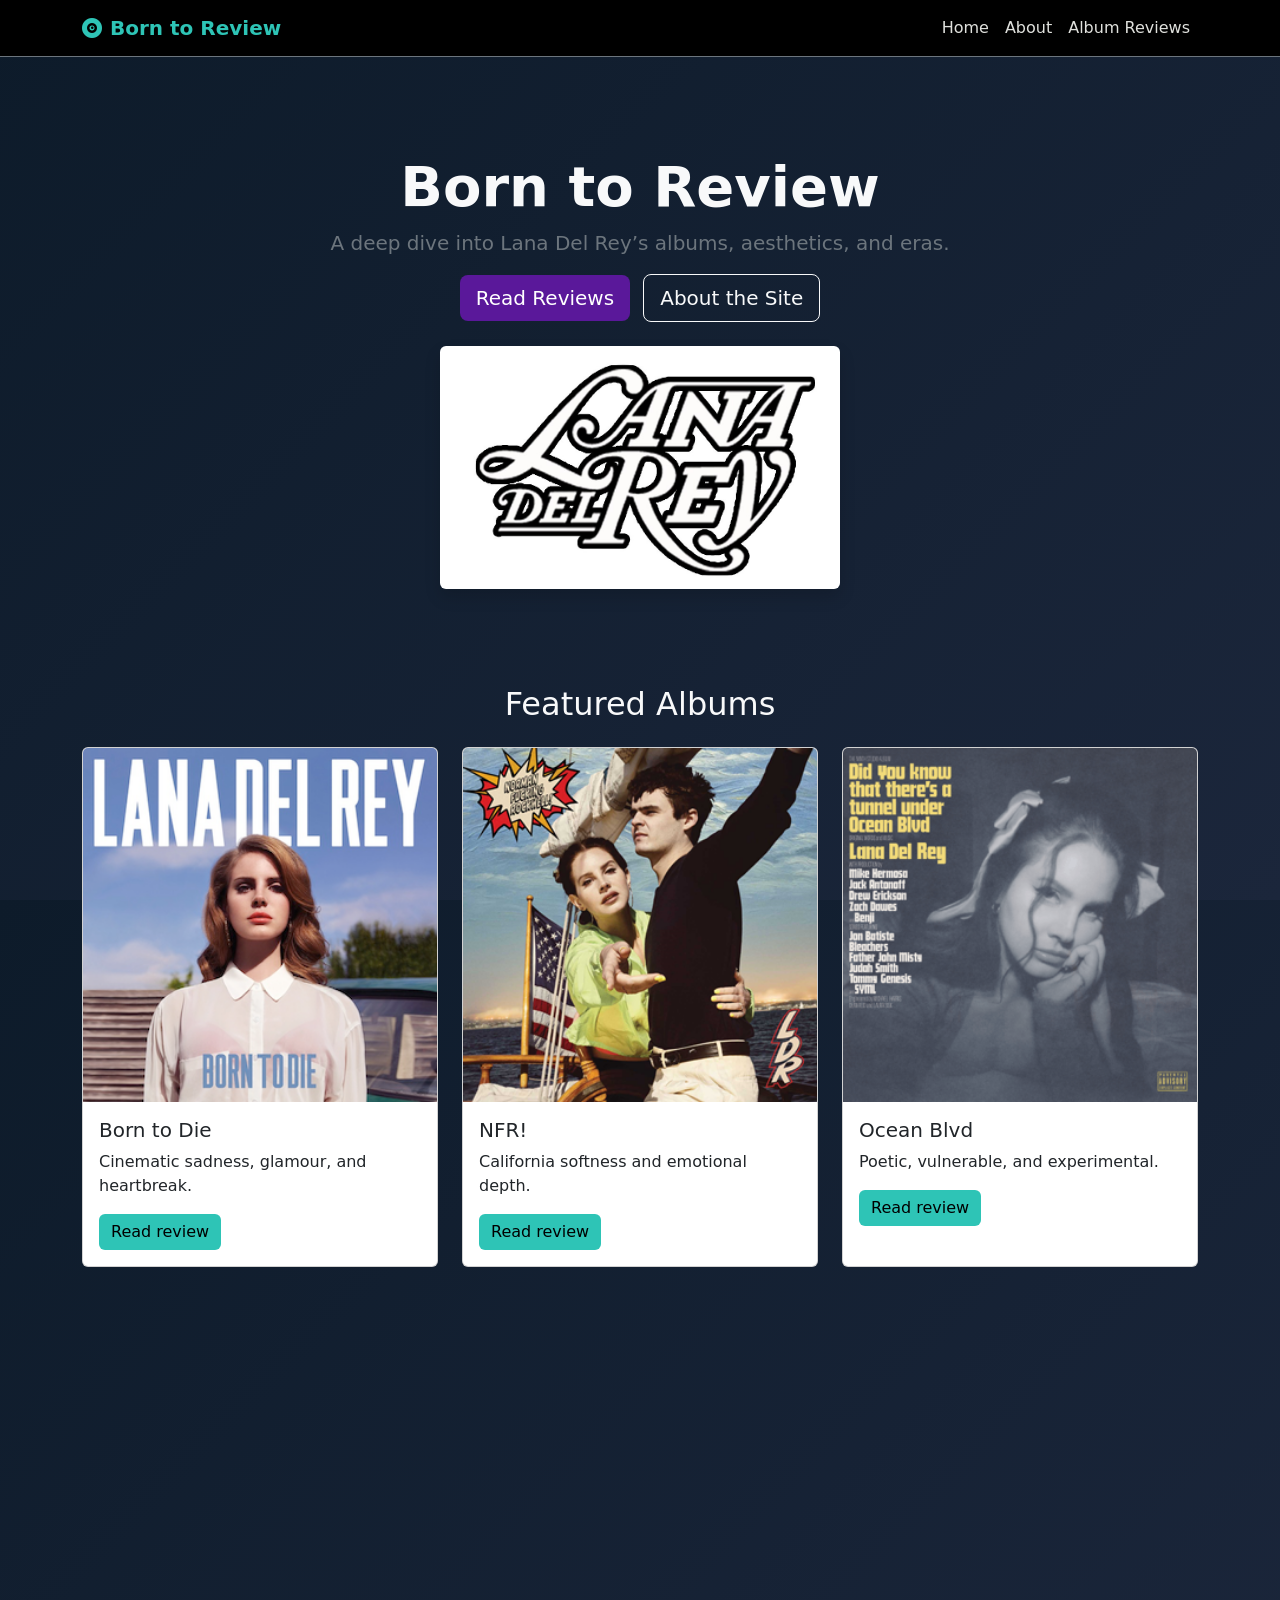
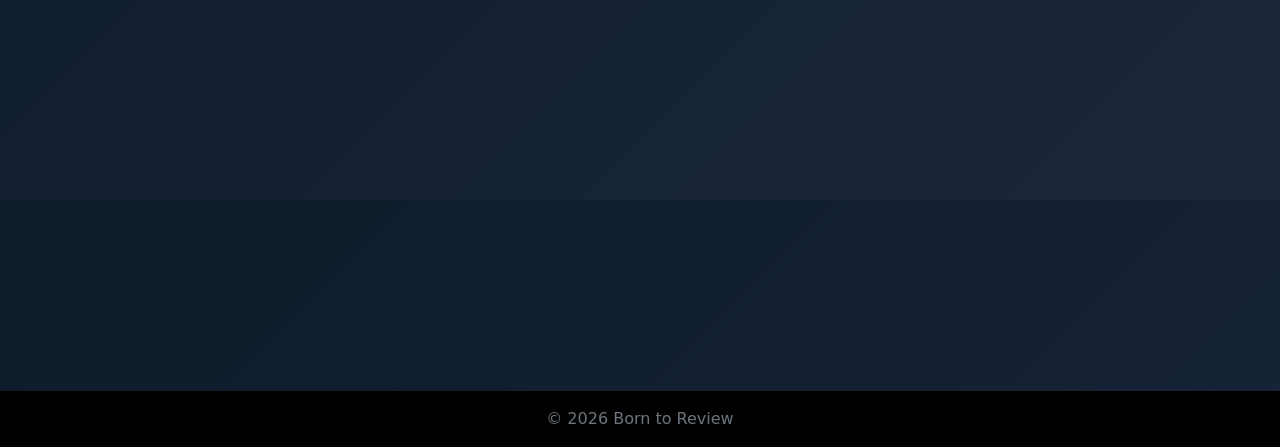
<file: bootstrap-website1/index.html>
<!doctype html>
<html lang="en" class="h-100">
<head>
  <link rel="stylesheet" href="styles.css">
  <meta charset="utf-8">
  <meta name="viewport" content="width=device-width, initial-scale=1">
  <title>Born to Review</title>

  <link href="https://cdn.jsdelivr.net/npm/bootstrap@5.3.8/dist/css/bootstrap.min.css" rel="stylesheet">
  <link rel="stylesheet" href="https://cdn.jsdelivr.net/npm/bootstrap-icons@1.13.1/font/bootstrap-icons.min.css">
</head>

<body class="d-flex flex-column min-vh-100 bg-dark text-light">

  <!-- NAVBAR -->
  <nav class="navbar navbar-expand-lg navbar-dark bg-black border-bottom border-secondary">
    <div class="container">
      <a class="navbar-brand fw-bold" href="index.html">
        <i class="bi bi-vinyl-fill me-2"></i>Born to Review
      </a>

      <button class="navbar-toggler" type="button" data-bs-toggle="collapse" data-bs-target="#navbar">
        <span class="navbar-toggler-icon"></span>
      </button>

      <div class="collapse navbar-collapse" id="navbar">
        <ul class="navbar-nav ms-auto">
          <li class="nav-item">
              <a class="nav-link active" aria-current="page" href="#">Home</a>
          </li>
          <li class="nav-item"><a class="nav-link" href="about.html">About</a></li>
          <li class="nav-item"><a class="nav-link" href="eras.html">Album Reviews</a></li>
        </ul>
      </div>
    </div>
  </nav>

  <!-- MAIN -->
  <main class="flex-grow-1">

    <!-- HERO -->
    <section class="py-5 text-center container">
  <div class="row py-lg-5">
    <div class="col-lg-8 mx-auto">

      <!-- TITLE -->
      <h1 class="display-4 fw-bold">Born to Review</h1>

      <!-- SUBTEXT -->
      <p class="lead text-secondary">
        A deep dive into Lana Del Rey’s albums, aesthetics, and eras.
      </p>

      <!-- BUTTONS -->
      <a href="eras.html" class="btn btn-danger btn-lg me-2">Read Reviews</a>
      <a href="about.html" class="btn btn-outline-light btn-lg">About the Site</a>

      <!-- IMAGE UNDER BUTTONS -->
      <div class="mt-4">
        <img src="images/font.jpg" 
             class="img-fluid rounded shadow" 
             alt="Born to Review logo"
             style="max-width: 400px;">
      </div>

    </div>
  </div>
</section>

    <!-- CARDS -->
<section class="container mb-5">
  <h2 class="text-center mb-4">Featured Albums</h2>

  <div class="row g-4">

    <div class="col-md-4">
      <div class="card h-100">
        <img src="images/born-to-die.png" class="card-img-top" alt="Born to Die album cover">
        <div class="card-body">
          <h3 class="card-title h5">Born to Die</h3>
          <p class="card-text">Cinematic sadness, glamour, and heartbreak.</p>
          <a href="eras.html#born-to-die" class="btn btn-green">Read review</a>
        </div>
      </div>
    </div>

    <div class="col-md-4">
      <div class="card h-100">
        <img src="images/nfr.png" class="card-img-top" alt="NFR album cover">
        <div class="card-body">
          <h3 class="card-title h5">NFR!</h3>
          <p class="card-text">California softness and emotional depth.</p>
          <a href="eras.html#nfr" class="btn btn-green">Read review</a>
        </div>
      </div>
    </div>

    <div class="col-md-4">
      <div class="card h-100">
        <img src="images/ocean-blvd.png" class="card-img-top" alt="Ocean Blvd album cover">
        <div class="card-body">
          <h3 class="card-title h5">Ocean Blvd</h3>
          <p class="card-text">Poetic, vulnerable, and experimental.</p>
          <a href="eras.html#ocean-blvd" class="btn btn-green">Read review</a>
        </div>
      </div>
    </div>

  </div>
</section>

    <!-- VIDEO -->
    <section class="container mb-5">
      <div class="ratio ratio-16x9">
        <iframe src="https://www.youtube.com/embed/o_1aF54DO60" allowfullscreen></iframe>
      </div>
    </section>

  </main>

  <!-- FOOTER -->
  <footer class="mt-auto bg-black text-secondary py-3">
    <div class="container text-center">
      © 2026 Born to Review
    </div>
  </footer>

  <script src="https://cdn.jsdelivr.net/npm/bootstrap@5.3.8/dist/js/bootstrap.bundle.min.js"></script>
</body>
</html>
</file>
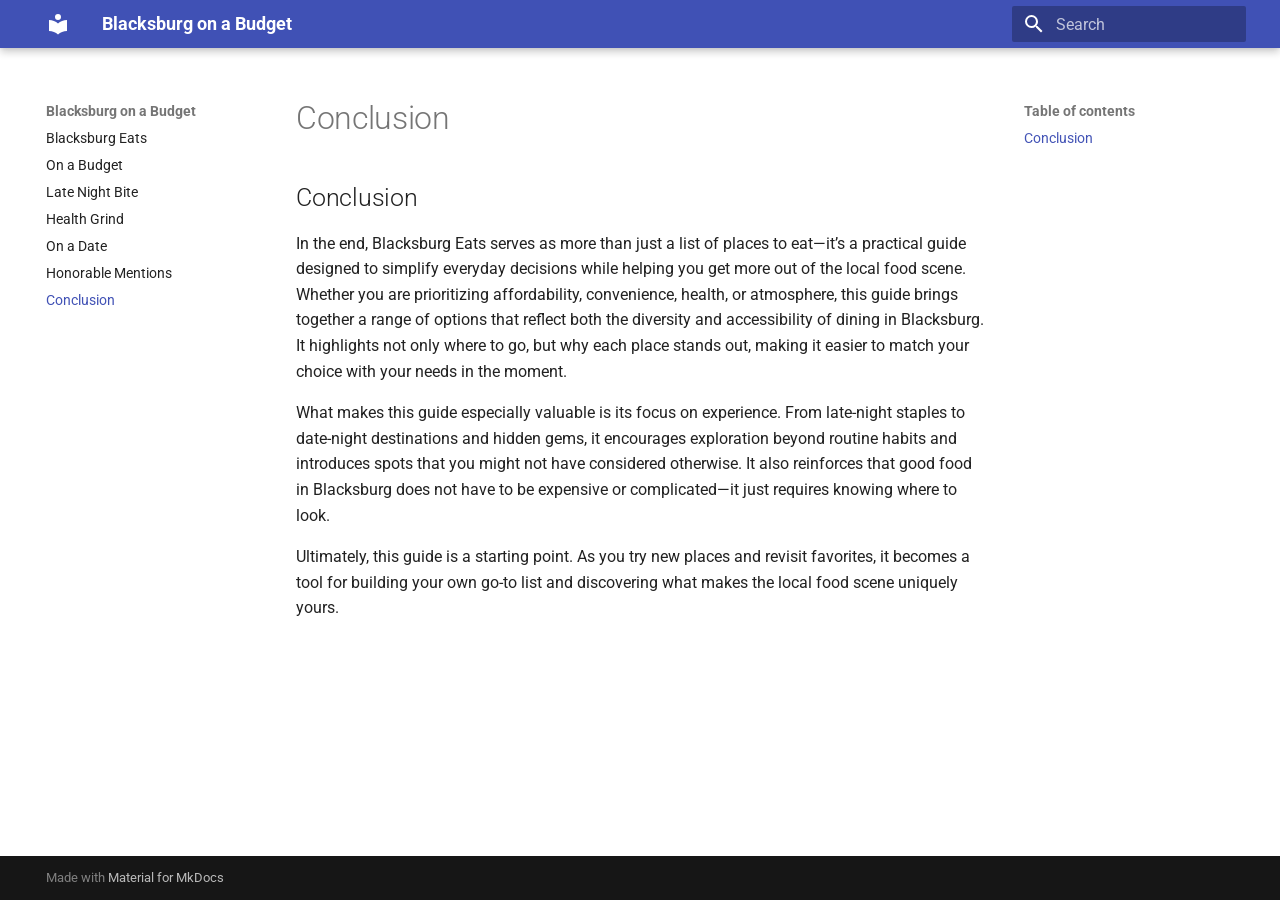
<file: site/conclusion/index.html>
<!doctype html>
<html lang="en" class="no-js">
  <head>
    
      <meta charset="utf-8">
      <meta name="viewport" content="width=device-width,initial-scale=1">
      
      
      
        <link rel="canonical" href="https://carolrector.github.io/site/conclusion/">
      
      
        <link rel="prev" href="../hm/">
      
      
      
        
      
      
      <link rel="icon" href="../assets/images/favicon.png">
      <meta name="generator" content="mkdocs-1.6.1, mkdocs-material-9.7.3">
    
    
      
        <title>Conclusion - Blacksburg on a Budget</title>
      
    
    
      <link rel="stylesheet" href="../assets/stylesheets/main.484c7ddc.min.css">
      
      


    
    
      
    
    
      
        
        
        <link rel="preconnect" href="https://fonts.gstatic.com" crossorigin>
        <link rel="stylesheet" href="https://fonts.googleapis.com/css?family=Roboto:300,300i,400,400i,700,700i%7CRoboto+Mono:400,400i,700,700i&display=fallback">
        <style>:root{--md-text-font:"Roboto";--md-code-font:"Roboto Mono"}</style>
      
    
    
    <script>__md_scope=new URL("..",location),__md_hash=e=>[...e].reduce(((e,_)=>(e<<5)-e+_.charCodeAt(0)),0),__md_get=(e,_=localStorage,t=__md_scope)=>JSON.parse(_.getItem(t.pathname+"."+e)),__md_set=(e,_,t=localStorage,a=__md_scope)=>{try{t.setItem(a.pathname+"."+e,JSON.stringify(_))}catch(e){}}</script>
    
      

    
    
  </head>
  
  
    <body dir="ltr">
  
    
    <input class="md-toggle" data-md-toggle="drawer" type="checkbox" id="__drawer" autocomplete="off">
    <input class="md-toggle" data-md-toggle="search" type="checkbox" id="__search" autocomplete="off">
    <label class="md-overlay" for="__drawer"></label>
    <div data-md-component="skip">
      
        
        <a href="#conclusion" class="md-skip">
          Skip to content
        </a>
      
    </div>
    <div data-md-component="announce">
      
    </div>
    
    
      

  

<header class="md-header md-header--shadow" data-md-component="header">
  <nav class="md-header__inner md-grid" aria-label="Header">
    <a href=".." title="Blacksburg on a Budget" class="md-header__button md-logo" aria-label="Blacksburg on a Budget" data-md-component="logo">
      
  
  <svg xmlns="http://www.w3.org/2000/svg" viewBox="0 0 24 24"><path d="M12 8a3 3 0 0 0 3-3 3 3 0 0 0-3-3 3 3 0 0 0-3 3 3 3 0 0 0 3 3m0 3.54C9.64 9.35 6.5 8 3 8v11c3.5 0 6.64 1.35 9 3.54 2.36-2.19 5.5-3.54 9-3.54V8c-3.5 0-6.64 1.35-9 3.54"/></svg>

    </a>
    <label class="md-header__button md-icon" for="__drawer">
      
      <svg xmlns="http://www.w3.org/2000/svg" viewBox="0 0 24 24"><path d="M3 6h18v2H3zm0 5h18v2H3zm0 5h18v2H3z"/></svg>
    </label>
    <div class="md-header__title" data-md-component="header-title">
      <div class="md-header__ellipsis">
        <div class="md-header__topic">
          <span class="md-ellipsis">
            Blacksburg on a Budget
          </span>
        </div>
        <div class="md-header__topic" data-md-component="header-topic">
          <span class="md-ellipsis">
            
              Conclusion
            
          </span>
        </div>
      </div>
    </div>
    
    
      <script>var palette=__md_get("__palette");if(palette&&palette.color){if("(prefers-color-scheme)"===palette.color.media){var media=matchMedia("(prefers-color-scheme: light)"),input=document.querySelector(media.matches?"[data-md-color-media='(prefers-color-scheme: light)']":"[data-md-color-media='(prefers-color-scheme: dark)']");palette.color.media=input.getAttribute("data-md-color-media"),palette.color.scheme=input.getAttribute("data-md-color-scheme"),palette.color.primary=input.getAttribute("data-md-color-primary"),palette.color.accent=input.getAttribute("data-md-color-accent")}for(var[key,value]of Object.entries(palette.color))document.body.setAttribute("data-md-color-"+key,value)}</script>
    
    
    
      
      
        <label class="md-header__button md-icon" for="__search">
          
          <svg xmlns="http://www.w3.org/2000/svg" viewBox="0 0 24 24"><path d="M9.5 3A6.5 6.5 0 0 1 16 9.5c0 1.61-.59 3.09-1.56 4.23l.27.27h.79l5 5-1.5 1.5-5-5v-.79l-.27-.27A6.52 6.52 0 0 1 9.5 16 6.5 6.5 0 0 1 3 9.5 6.5 6.5 0 0 1 9.5 3m0 2C7 5 5 7 5 9.5S7 14 9.5 14 14 12 14 9.5 12 5 9.5 5"/></svg>
        </label>
        <div class="md-search" data-md-component="search" role="dialog">
  <label class="md-search__overlay" for="__search"></label>
  <div class="md-search__inner" role="search">
    <form class="md-search__form" name="search">
      <input type="text" class="md-search__input" name="query" aria-label="Search" placeholder="Search" autocapitalize="off" autocorrect="off" autocomplete="off" spellcheck="false" data-md-component="search-query" required>
      <label class="md-search__icon md-icon" for="__search">
        
        <svg xmlns="http://www.w3.org/2000/svg" viewBox="0 0 24 24"><path d="M9.5 3A6.5 6.5 0 0 1 16 9.5c0 1.61-.59 3.09-1.56 4.23l.27.27h.79l5 5-1.5 1.5-5-5v-.79l-.27-.27A6.52 6.52 0 0 1 9.5 16 6.5 6.5 0 0 1 3 9.5 6.5 6.5 0 0 1 9.5 3m0 2C7 5 5 7 5 9.5S7 14 9.5 14 14 12 14 9.5 12 5 9.5 5"/></svg>
        
        <svg xmlns="http://www.w3.org/2000/svg" viewBox="0 0 24 24"><path d="M20 11v2H8l5.5 5.5-1.42 1.42L4.16 12l7.92-7.92L13.5 5.5 8 11z"/></svg>
      </label>
      <nav class="md-search__options" aria-label="Search">
        
        <button type="reset" class="md-search__icon md-icon" title="Clear" aria-label="Clear" tabindex="-1">
          
          <svg xmlns="http://www.w3.org/2000/svg" viewBox="0 0 24 24"><path d="M19 6.41 17.59 5 12 10.59 6.41 5 5 6.41 10.59 12 5 17.59 6.41 19 12 13.41 17.59 19 19 17.59 13.41 12z"/></svg>
        </button>
      </nav>
      
    </form>
    <div class="md-search__output">
      <div class="md-search__scrollwrap" tabindex="0" data-md-scrollfix>
        <div class="md-search-result" data-md-component="search-result">
          <div class="md-search-result__meta">
            Initializing search
          </div>
          <ol class="md-search-result__list" role="presentation"></ol>
        </div>
      </div>
    </div>
  </div>
</div>
      
    
    
  </nav>
  
</header>
    
    <div class="md-container" data-md-component="container">
      
      
        
          
        
      
      <main class="md-main" data-md-component="main">
        <div class="md-main__inner md-grid">
          
            
              
              <div class="md-sidebar md-sidebar--primary" data-md-component="sidebar" data-md-type="navigation" >
                <div class="md-sidebar__scrollwrap">
                  <div class="md-sidebar__inner">
                    



<nav class="md-nav md-nav--primary" aria-label="Navigation" data-md-level="0">
  <label class="md-nav__title" for="__drawer">
    <a href=".." title="Blacksburg on a Budget" class="md-nav__button md-logo" aria-label="Blacksburg on a Budget" data-md-component="logo">
      
  
  <svg xmlns="http://www.w3.org/2000/svg" viewBox="0 0 24 24"><path d="M12 8a3 3 0 0 0 3-3 3 3 0 0 0-3-3 3 3 0 0 0-3 3 3 3 0 0 0 3 3m0 3.54C9.64 9.35 6.5 8 3 8v11c3.5 0 6.64 1.35 9 3.54 2.36-2.19 5.5-3.54 9-3.54V8c-3.5 0-6.64 1.35-9 3.54"/></svg>

    </a>
    Blacksburg on a Budget
  </label>
  
  <ul class="md-nav__list" data-md-scrollfix>
    
      
      
  
  
  
  
    <li class="md-nav__item">
      <a href=".." class="md-nav__link">
        
  
  
  <span class="md-ellipsis">
    
  
    Blacksburg Eats
  

    
  </span>
  
  

      </a>
    </li>
  

    
      
      
  
  
  
  
    <li class="md-nav__item">
      <a href="../budget/" class="md-nav__link">
        
  
  
  <span class="md-ellipsis">
    
  
    On a Budget
  

    
  </span>
  
  

      </a>
    </li>
  

    
      
      
  
  
  
  
    <li class="md-nav__item">
      <a href="../latenight/" class="md-nav__link">
        
  
  
  <span class="md-ellipsis">
    
  
    Late Night Bite
  

    
  </span>
  
  

      </a>
    </li>
  

    
      
      
  
  
  
  
    <li class="md-nav__item">
      <a href="../health/" class="md-nav__link">
        
  
  
  <span class="md-ellipsis">
    
  
    Health Grind
  

    
  </span>
  
  

      </a>
    </li>
  

    
      
      
  
  
  
  
    <li class="md-nav__item">
      <a href="../date/" class="md-nav__link">
        
  
  
  <span class="md-ellipsis">
    
  
    On a Date
  

    
  </span>
  
  

      </a>
    </li>
  

    
      
      
  
  
  
  
    <li class="md-nav__item">
      <a href="../hm/" class="md-nav__link">
        
  
  
  <span class="md-ellipsis">
    
  
    Honorable Mentions
  

    
  </span>
  
  

      </a>
    </li>
  

    
      
      
  
  
    
  
  
  
    <li class="md-nav__item md-nav__item--active">
      
      <input class="md-nav__toggle md-toggle" type="checkbox" id="__toc">
      
      
      
        <label class="md-nav__link md-nav__link--active" for="__toc">
          
  
  
  <span class="md-ellipsis">
    
  
    Conclusion
  

    
  </span>
  
  

          <span class="md-nav__icon md-icon"></span>
        </label>
      
      <a href="./" class="md-nav__link md-nav__link--active">
        
  
  
  <span class="md-ellipsis">
    
  
    Conclusion
  

    
  </span>
  
  

      </a>
      
        

<nav class="md-nav md-nav--secondary" aria-label="Table of contents">
  
  
  
  
    <label class="md-nav__title" for="__toc">
      <span class="md-nav__icon md-icon"></span>
      Table of contents
    </label>
    <ul class="md-nav__list" data-md-component="toc" data-md-scrollfix>
      
        <li class="md-nav__item">
  <a href="#conclusion" class="md-nav__link">
    <span class="md-ellipsis">
      
        Conclusion
      
    </span>
  </a>
  
</li>
      
    </ul>
  
</nav>
      
    </li>
  

    
  </ul>
</nav>
                  </div>
                </div>
              </div>
            
            
              
              <div class="md-sidebar md-sidebar--secondary" data-md-component="sidebar" data-md-type="toc" >
                <div class="md-sidebar__scrollwrap">
                  <div class="md-sidebar__inner">
                    

<nav class="md-nav md-nav--secondary" aria-label="Table of contents">
  
  
  
  
    <label class="md-nav__title" for="__toc">
      <span class="md-nav__icon md-icon"></span>
      Table of contents
    </label>
    <ul class="md-nav__list" data-md-component="toc" data-md-scrollfix>
      
        <li class="md-nav__item">
  <a href="#conclusion" class="md-nav__link">
    <span class="md-ellipsis">
      
        Conclusion
      
    </span>
  </a>
  
</li>
      
    </ul>
  
</nav>
                  </div>
                </div>
              </div>
            
          
          
            <div class="md-content" data-md-component="content">
              
              <article class="md-content__inner md-typeset">
                
                  



  <h1>Conclusion</h1>

<h2 id="conclusion">Conclusion</h2>
<p>In the end, Blacksburg Eats serves as more than just a list of places to eat—it’s a practical guide designed to simplify everyday decisions while helping you get more out of the local food scene. Whether you are prioritizing affordability, convenience, health, or atmosphere, this guide brings together a range of options that reflect both the diversity and accessibility of dining in Blacksburg. It highlights not only where to go, but why each place stands out, making it easier to match your choice with your needs in the moment.</p>
<p>What makes this guide especially valuable is its focus on experience. From late-night staples to date-night destinations and hidden gems, it encourages exploration beyond routine habits and introduces spots that you might not have considered otherwise. It also reinforces that good food in Blacksburg does not have to be expensive or complicated—it just requires knowing where to look.</p>
<p>Ultimately, this guide is a starting point. As you try new places and revisit favorites, it becomes a tool for building your own go-to list and discovering what makes the local food scene uniquely yours.</p>












                
              </article>
            </div>
          
          
<script>var target=document.getElementById(location.hash.slice(1));target&&target.name&&(target.checked=target.name.startsWith("__tabbed_"))</script>
        </div>
        
      </main>
      
        <footer class="md-footer">
  
  <div class="md-footer-meta md-typeset">
    <div class="md-footer-meta__inner md-grid">
      <div class="md-copyright">
  
  
    Made with
    <a href="https://squidfunk.github.io/mkdocs-material/" target="_blank" rel="noopener">
      Material for MkDocs
    </a>
  
</div>
      
    </div>
  </div>
</footer>
      
    </div>
    <div class="md-dialog" data-md-component="dialog">
      <div class="md-dialog__inner md-typeset"></div>
    </div>
    
    
    
      
      
      <script id="__config" type="application/json">{"annotate": null, "base": "..", "features": [], "search": "../assets/javascripts/workers/search.2c215733.min.js", "tags": null, "translations": {"clipboard.copied": "Copied to clipboard", "clipboard.copy": "Copy to clipboard", "search.result.more.one": "1 more on this page", "search.result.more.other": "# more on this page", "search.result.none": "No matching documents", "search.result.one": "1 matching document", "search.result.other": "# matching documents", "search.result.placeholder": "Type to start searching", "search.result.term.missing": "Missing", "select.version": "Select version"}, "version": null}</script>
    
    
      <script src="../assets/javascripts/bundle.79ae519e.min.js"></script>
      
    
  </body>
</html>
</file>
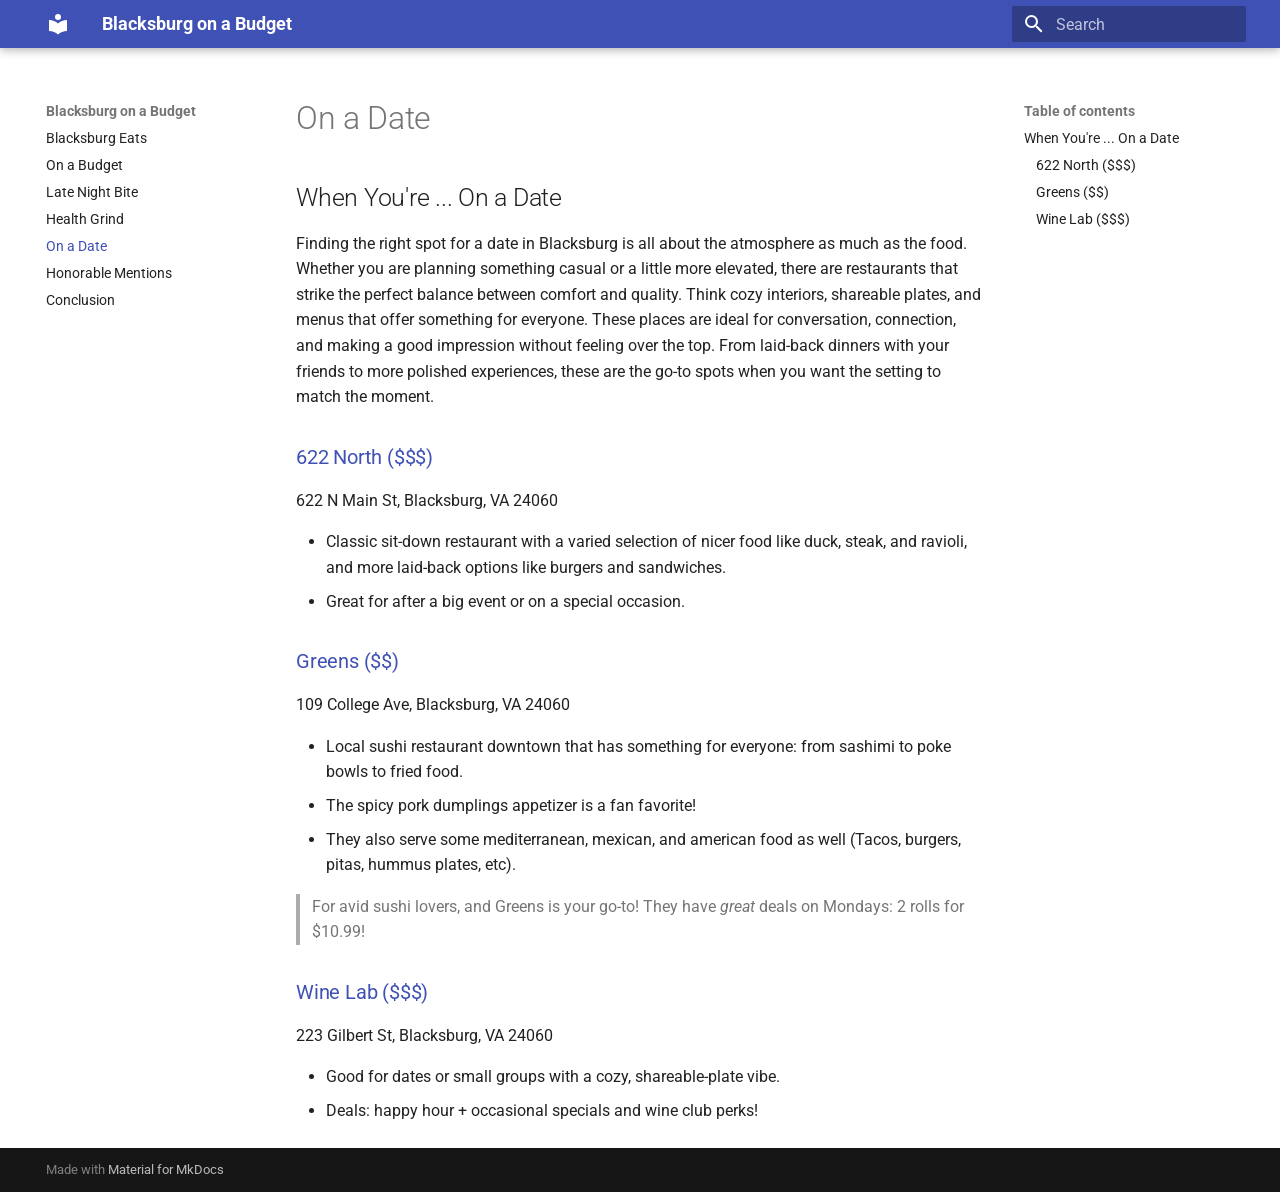
<file: site/date/index.html>
<!doctype html>
<html lang="en" class="no-js">
  <head>
    
      <meta charset="utf-8">
      <meta name="viewport" content="width=device-width,initial-scale=1">
      
      
      
        <link rel="canonical" href="https://carolrector.github.io/site/date/">
      
      
        <link rel="prev" href="../health/">
      
      
        <link rel="next" href="../hm/">
      
      
        
      
      
      <link rel="icon" href="../assets/images/favicon.png">
      <meta name="generator" content="mkdocs-1.6.1, mkdocs-material-9.7.3">
    
    
      
        <title>On a Date - Blacksburg on a Budget</title>
      
    
    
      <link rel="stylesheet" href="../assets/stylesheets/main.484c7ddc.min.css">
      
      


    
    
      
    
    
      
        
        
        <link rel="preconnect" href="https://fonts.gstatic.com" crossorigin>
        <link rel="stylesheet" href="https://fonts.googleapis.com/css?family=Roboto:300,300i,400,400i,700,700i%7CRoboto+Mono:400,400i,700,700i&display=fallback">
        <style>:root{--md-text-font:"Roboto";--md-code-font:"Roboto Mono"}</style>
      
    
    
    <script>__md_scope=new URL("..",location),__md_hash=e=>[...e].reduce(((e,_)=>(e<<5)-e+_.charCodeAt(0)),0),__md_get=(e,_=localStorage,t=__md_scope)=>JSON.parse(_.getItem(t.pathname+"."+e)),__md_set=(e,_,t=localStorage,a=__md_scope)=>{try{t.setItem(a.pathname+"."+e,JSON.stringify(_))}catch(e){}}</script>
    
      

    
    
  </head>
  
  
    <body dir="ltr">
  
    
    <input class="md-toggle" data-md-toggle="drawer" type="checkbox" id="__drawer" autocomplete="off">
    <input class="md-toggle" data-md-toggle="search" type="checkbox" id="__search" autocomplete="off">
    <label class="md-overlay" for="__drawer"></label>
    <div data-md-component="skip">
      
        
        <a href="#when-youre-on-a-date" class="md-skip">
          Skip to content
        </a>
      
    </div>
    <div data-md-component="announce">
      
    </div>
    
    
      

  

<header class="md-header md-header--shadow" data-md-component="header">
  <nav class="md-header__inner md-grid" aria-label="Header">
    <a href=".." title="Blacksburg on a Budget" class="md-header__button md-logo" aria-label="Blacksburg on a Budget" data-md-component="logo">
      
  
  <svg xmlns="http://www.w3.org/2000/svg" viewBox="0 0 24 24"><path d="M12 8a3 3 0 0 0 3-3 3 3 0 0 0-3-3 3 3 0 0 0-3 3 3 3 0 0 0 3 3m0 3.54C9.64 9.35 6.5 8 3 8v11c3.5 0 6.64 1.35 9 3.54 2.36-2.19 5.5-3.54 9-3.54V8c-3.5 0-6.64 1.35-9 3.54"/></svg>

    </a>
    <label class="md-header__button md-icon" for="__drawer">
      
      <svg xmlns="http://www.w3.org/2000/svg" viewBox="0 0 24 24"><path d="M3 6h18v2H3zm0 5h18v2H3zm0 5h18v2H3z"/></svg>
    </label>
    <div class="md-header__title" data-md-component="header-title">
      <div class="md-header__ellipsis">
        <div class="md-header__topic">
          <span class="md-ellipsis">
            Blacksburg on a Budget
          </span>
        </div>
        <div class="md-header__topic" data-md-component="header-topic">
          <span class="md-ellipsis">
            
              On a Date
            
          </span>
        </div>
      </div>
    </div>
    
    
      <script>var palette=__md_get("__palette");if(palette&&palette.color){if("(prefers-color-scheme)"===palette.color.media){var media=matchMedia("(prefers-color-scheme: light)"),input=document.querySelector(media.matches?"[data-md-color-media='(prefers-color-scheme: light)']":"[data-md-color-media='(prefers-color-scheme: dark)']");palette.color.media=input.getAttribute("data-md-color-media"),palette.color.scheme=input.getAttribute("data-md-color-scheme"),palette.color.primary=input.getAttribute("data-md-color-primary"),palette.color.accent=input.getAttribute("data-md-color-accent")}for(var[key,value]of Object.entries(palette.color))document.body.setAttribute("data-md-color-"+key,value)}</script>
    
    
    
      
      
        <label class="md-header__button md-icon" for="__search">
          
          <svg xmlns="http://www.w3.org/2000/svg" viewBox="0 0 24 24"><path d="M9.5 3A6.5 6.5 0 0 1 16 9.5c0 1.61-.59 3.09-1.56 4.23l.27.27h.79l5 5-1.5 1.5-5-5v-.79l-.27-.27A6.52 6.52 0 0 1 9.5 16 6.5 6.5 0 0 1 3 9.5 6.5 6.5 0 0 1 9.5 3m0 2C7 5 5 7 5 9.5S7 14 9.5 14 14 12 14 9.5 12 5 9.5 5"/></svg>
        </label>
        <div class="md-search" data-md-component="search" role="dialog">
  <label class="md-search__overlay" for="__search"></label>
  <div class="md-search__inner" role="search">
    <form class="md-search__form" name="search">
      <input type="text" class="md-search__input" name="query" aria-label="Search" placeholder="Search" autocapitalize="off" autocorrect="off" autocomplete="off" spellcheck="false" data-md-component="search-query" required>
      <label class="md-search__icon md-icon" for="__search">
        
        <svg xmlns="http://www.w3.org/2000/svg" viewBox="0 0 24 24"><path d="M9.5 3A6.5 6.5 0 0 1 16 9.5c0 1.61-.59 3.09-1.56 4.23l.27.27h.79l5 5-1.5 1.5-5-5v-.79l-.27-.27A6.52 6.52 0 0 1 9.5 16 6.5 6.5 0 0 1 3 9.5 6.5 6.5 0 0 1 9.5 3m0 2C7 5 5 7 5 9.5S7 14 9.5 14 14 12 14 9.5 12 5 9.5 5"/></svg>
        
        <svg xmlns="http://www.w3.org/2000/svg" viewBox="0 0 24 24"><path d="M20 11v2H8l5.5 5.5-1.42 1.42L4.16 12l7.92-7.92L13.5 5.5 8 11z"/></svg>
      </label>
      <nav class="md-search__options" aria-label="Search">
        
        <button type="reset" class="md-search__icon md-icon" title="Clear" aria-label="Clear" tabindex="-1">
          
          <svg xmlns="http://www.w3.org/2000/svg" viewBox="0 0 24 24"><path d="M19 6.41 17.59 5 12 10.59 6.41 5 5 6.41 10.59 12 5 17.59 6.41 19 12 13.41 17.59 19 19 17.59 13.41 12z"/></svg>
        </button>
      </nav>
      
    </form>
    <div class="md-search__output">
      <div class="md-search__scrollwrap" tabindex="0" data-md-scrollfix>
        <div class="md-search-result" data-md-component="search-result">
          <div class="md-search-result__meta">
            Initializing search
          </div>
          <ol class="md-search-result__list" role="presentation"></ol>
        </div>
      </div>
    </div>
  </div>
</div>
      
    
    
  </nav>
  
</header>
    
    <div class="md-container" data-md-component="container">
      
      
        
          
        
      
      <main class="md-main" data-md-component="main">
        <div class="md-main__inner md-grid">
          
            
              
              <div class="md-sidebar md-sidebar--primary" data-md-component="sidebar" data-md-type="navigation" >
                <div class="md-sidebar__scrollwrap">
                  <div class="md-sidebar__inner">
                    



<nav class="md-nav md-nav--primary" aria-label="Navigation" data-md-level="0">
  <label class="md-nav__title" for="__drawer">
    <a href=".." title="Blacksburg on a Budget" class="md-nav__button md-logo" aria-label="Blacksburg on a Budget" data-md-component="logo">
      
  
  <svg xmlns="http://www.w3.org/2000/svg" viewBox="0 0 24 24"><path d="M12 8a3 3 0 0 0 3-3 3 3 0 0 0-3-3 3 3 0 0 0-3 3 3 3 0 0 0 3 3m0 3.54C9.64 9.35 6.5 8 3 8v11c3.5 0 6.64 1.35 9 3.54 2.36-2.19 5.5-3.54 9-3.54V8c-3.5 0-6.64 1.35-9 3.54"/></svg>

    </a>
    Blacksburg on a Budget
  </label>
  
  <ul class="md-nav__list" data-md-scrollfix>
    
      
      
  
  
  
  
    <li class="md-nav__item">
      <a href=".." class="md-nav__link">
        
  
  
  <span class="md-ellipsis">
    
  
    Blacksburg Eats
  

    
  </span>
  
  

      </a>
    </li>
  

    
      
      
  
  
  
  
    <li class="md-nav__item">
      <a href="../budget/" class="md-nav__link">
        
  
  
  <span class="md-ellipsis">
    
  
    On a Budget
  

    
  </span>
  
  

      </a>
    </li>
  

    
      
      
  
  
  
  
    <li class="md-nav__item">
      <a href="../latenight/" class="md-nav__link">
        
  
  
  <span class="md-ellipsis">
    
  
    Late Night Bite
  

    
  </span>
  
  

      </a>
    </li>
  

    
      
      
  
  
  
  
    <li class="md-nav__item">
      <a href="../health/" class="md-nav__link">
        
  
  
  <span class="md-ellipsis">
    
  
    Health Grind
  

    
  </span>
  
  

      </a>
    </li>
  

    
      
      
  
  
    
  
  
  
    <li class="md-nav__item md-nav__item--active">
      
      <input class="md-nav__toggle md-toggle" type="checkbox" id="__toc">
      
      
      
        <label class="md-nav__link md-nav__link--active" for="__toc">
          
  
  
  <span class="md-ellipsis">
    
  
    On a Date
  

    
  </span>
  
  

          <span class="md-nav__icon md-icon"></span>
        </label>
      
      <a href="./" class="md-nav__link md-nav__link--active">
        
  
  
  <span class="md-ellipsis">
    
  
    On a Date
  

    
  </span>
  
  

      </a>
      
        

<nav class="md-nav md-nav--secondary" aria-label="Table of contents">
  
  
  
  
    <label class="md-nav__title" for="__toc">
      <span class="md-nav__icon md-icon"></span>
      Table of contents
    </label>
    <ul class="md-nav__list" data-md-component="toc" data-md-scrollfix>
      
        <li class="md-nav__item">
  <a href="#when-youre-on-a-date" class="md-nav__link">
    <span class="md-ellipsis">
      
        When You're ... On a Date
      
    </span>
  </a>
  
    <nav class="md-nav" aria-label="When You&#39;re ... On a Date">
      <ul class="md-nav__list">
        
          <li class="md-nav__item">
  <a href="#622-north" class="md-nav__link">
    <span class="md-ellipsis">
      
        622 North ($$$)
      
    </span>
  </a>
  
</li>
        
          <li class="md-nav__item">
  <a href="#greens" class="md-nav__link">
    <span class="md-ellipsis">
      
        Greens ($$)
      
    </span>
  </a>
  
</li>
        
          <li class="md-nav__item">
  <a href="#wine-lab" class="md-nav__link">
    <span class="md-ellipsis">
      
        Wine Lab ($$$)
      
    </span>
  </a>
  
</li>
        
      </ul>
    </nav>
  
</li>
      
    </ul>
  
</nav>
      
    </li>
  

    
      
      
  
  
  
  
    <li class="md-nav__item">
      <a href="../hm/" class="md-nav__link">
        
  
  
  <span class="md-ellipsis">
    
  
    Honorable Mentions
  

    
  </span>
  
  

      </a>
    </li>
  

    
      
      
  
  
  
  
    <li class="md-nav__item">
      <a href="../conclusion/" class="md-nav__link">
        
  
  
  <span class="md-ellipsis">
    
  
    Conclusion
  

    
  </span>
  
  

      </a>
    </li>
  

    
  </ul>
</nav>
                  </div>
                </div>
              </div>
            
            
              
              <div class="md-sidebar md-sidebar--secondary" data-md-component="sidebar" data-md-type="toc" >
                <div class="md-sidebar__scrollwrap">
                  <div class="md-sidebar__inner">
                    

<nav class="md-nav md-nav--secondary" aria-label="Table of contents">
  
  
  
  
    <label class="md-nav__title" for="__toc">
      <span class="md-nav__icon md-icon"></span>
      Table of contents
    </label>
    <ul class="md-nav__list" data-md-component="toc" data-md-scrollfix>
      
        <li class="md-nav__item">
  <a href="#when-youre-on-a-date" class="md-nav__link">
    <span class="md-ellipsis">
      
        When You're ... On a Date
      
    </span>
  </a>
  
    <nav class="md-nav" aria-label="When You&#39;re ... On a Date">
      <ul class="md-nav__list">
        
          <li class="md-nav__item">
  <a href="#622-north" class="md-nav__link">
    <span class="md-ellipsis">
      
        622 North ($$$)
      
    </span>
  </a>
  
</li>
        
          <li class="md-nav__item">
  <a href="#greens" class="md-nav__link">
    <span class="md-ellipsis">
      
        Greens ($$)
      
    </span>
  </a>
  
</li>
        
          <li class="md-nav__item">
  <a href="#wine-lab" class="md-nav__link">
    <span class="md-ellipsis">
      
        Wine Lab ($$$)
      
    </span>
  </a>
  
</li>
        
      </ul>
    </nav>
  
</li>
      
    </ul>
  
</nav>
                  </div>
                </div>
              </div>
            
          
          
            <div class="md-content" data-md-component="content">
              
              <article class="md-content__inner md-typeset">
                
                  



  <h1>On a Date</h1>

<h2 id="when-youre-on-a-date">When You're ... On a Date</h2>
<p>Finding the right spot for a date in Blacksburg is all about the atmosphere as much as the food. Whether you are planning something casual or a little more elevated, there are restaurants that strike the perfect balance between comfort and quality. Think cozy interiors, shareable plates, and menus that offer something for everyone. These places are ideal for conversation, connection, and making a good impression without feeling over the top. From laid-back dinners with your friends to more polished experiences, these are the go-to spots when you want the setting to match the moment.</p>
<h3 id="622-north"><a href="https://www.622north.com/">622 North ($$$)</a></h3>
<p>622 N Main St, Blacksburg, VA 24060</p>
<ul>
<li>Classic sit-down restaurant with a varied selection of nicer food like duck, steak, and ravioli, and more laid-back options like burgers and sandwiches. </li>
<li>Great for after a big event or on a special occasion.</li>
</ul>
<h3 id="greens"><a href="https://www.greensgrillsushibar.com/">Greens ($$)</a></h3>
<p>109 College Ave, Blacksburg, VA 24060</p>
<ul>
<li>Local sushi restaurant downtown that has something for everyone: from sashimi to poke bowls to fried food. </li>
<li>The spicy pork dumplings appetizer is a fan favorite!</li>
<li>They also serve some mediterranean, mexican, and american food as well (Tacos, burgers, pitas, hummus plates, etc). </li>
</ul>
<blockquote>
<p>For avid sushi lovers, and Greens is your go-to! They have <em>great</em> deals on Mondays: 2 rolls for $10.99!</p>
</blockquote>
<h3 id="wine-lab"><a href="https://www.winelab.com/">Wine Lab ($$$)</a></h3>
<p>223 Gilbert St, Blacksburg, VA 24060</p>
<ul>
<li>Good for dates or small groups with a cozy, shareable-plate vibe.</li>
<li>Deals: happy hour + occasional specials and wine club perks!</li>
</ul>












                
              </article>
            </div>
          
          
<script>var target=document.getElementById(location.hash.slice(1));target&&target.name&&(target.checked=target.name.startsWith("__tabbed_"))</script>
        </div>
        
      </main>
      
        <footer class="md-footer">
  
  <div class="md-footer-meta md-typeset">
    <div class="md-footer-meta__inner md-grid">
      <div class="md-copyright">
  
  
    Made with
    <a href="https://squidfunk.github.io/mkdocs-material/" target="_blank" rel="noopener">
      Material for MkDocs
    </a>
  
</div>
      
    </div>
  </div>
</footer>
      
    </div>
    <div class="md-dialog" data-md-component="dialog">
      <div class="md-dialog__inner md-typeset"></div>
    </div>
    
    
    
      
      
      <script id="__config" type="application/json">{"annotate": null, "base": "..", "features": [], "search": "../assets/javascripts/workers/search.2c215733.min.js", "tags": null, "translations": {"clipboard.copied": "Copied to clipboard", "clipboard.copy": "Copy to clipboard", "search.result.more.one": "1 more on this page", "search.result.more.other": "# more on this page", "search.result.none": "No matching documents", "search.result.one": "1 matching document", "search.result.other": "# matching documents", "search.result.placeholder": "Type to start searching", "search.result.term.missing": "Missing", "select.version": "Select version"}, "version": null}</script>
    
    
      <script src="../assets/javascripts/bundle.79ae519e.min.js"></script>
      
    
  </body>
</html>
</file>
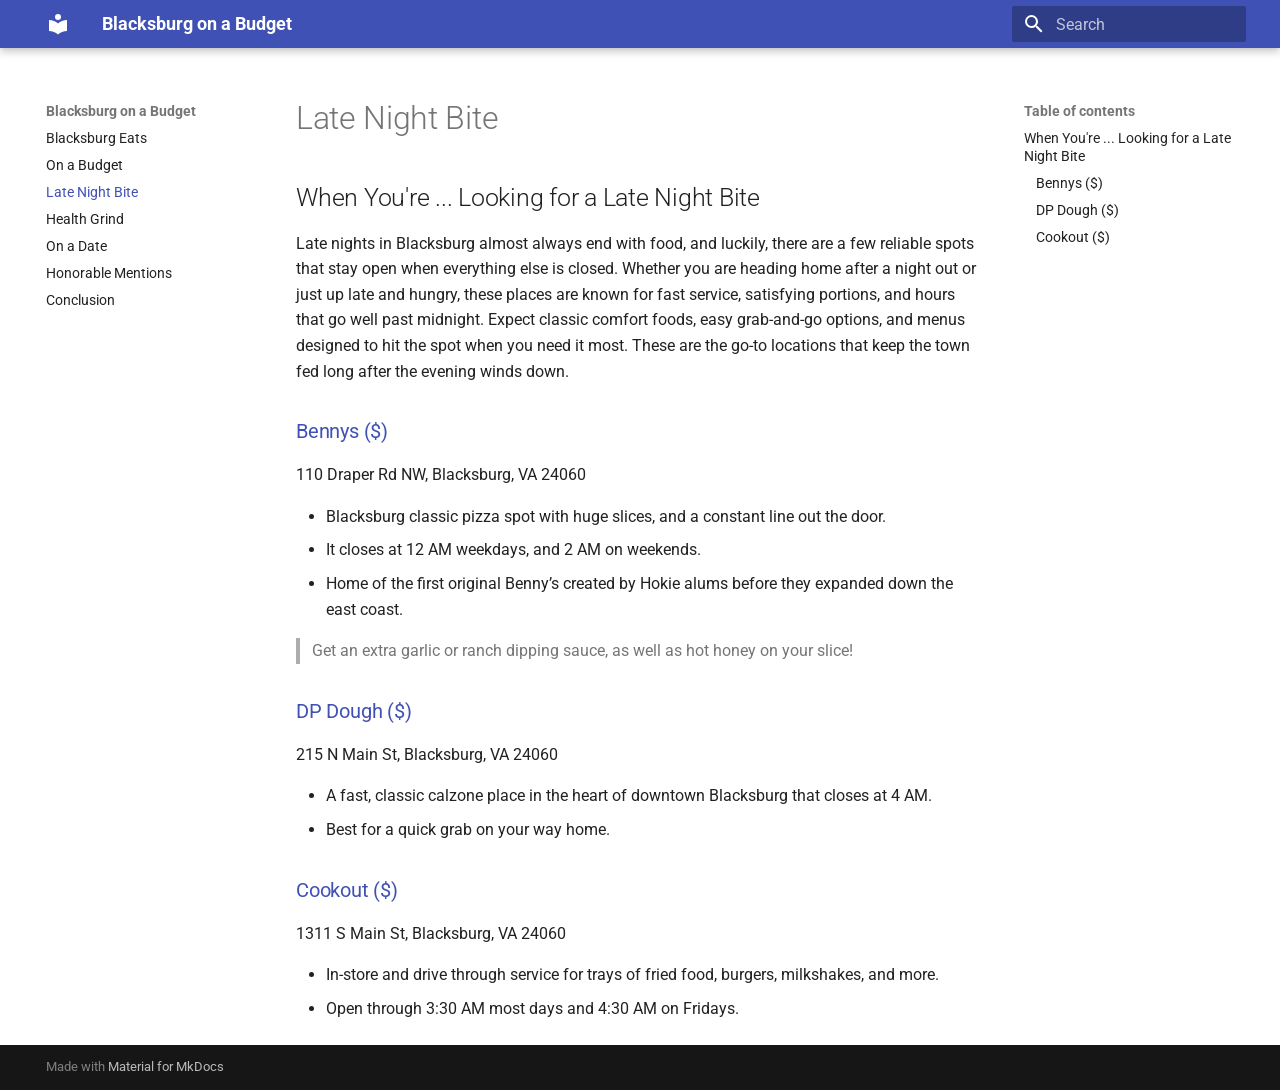
<file: site/latenight/index.html>
<!doctype html>
<html lang="en" class="no-js">
  <head>
    
      <meta charset="utf-8">
      <meta name="viewport" content="width=device-width,initial-scale=1">
      
      
      
        <link rel="canonical" href="https://carolrector.github.io/site/latenight/">
      
      
        <link rel="prev" href="../budget/">
      
      
        <link rel="next" href="../health/">
      
      
        
      
      
      <link rel="icon" href="../assets/images/favicon.png">
      <meta name="generator" content="mkdocs-1.6.1, mkdocs-material-9.7.3">
    
    
      
        <title>Late Night Bite - Blacksburg on a Budget</title>
      
    
    
      <link rel="stylesheet" href="../assets/stylesheets/main.484c7ddc.min.css">
      
      


    
    
      
    
    
      
        
        
        <link rel="preconnect" href="https://fonts.gstatic.com" crossorigin>
        <link rel="stylesheet" href="https://fonts.googleapis.com/css?family=Roboto:300,300i,400,400i,700,700i%7CRoboto+Mono:400,400i,700,700i&display=fallback">
        <style>:root{--md-text-font:"Roboto";--md-code-font:"Roboto Mono"}</style>
      
    
    
    <script>__md_scope=new URL("..",location),__md_hash=e=>[...e].reduce(((e,_)=>(e<<5)-e+_.charCodeAt(0)),0),__md_get=(e,_=localStorage,t=__md_scope)=>JSON.parse(_.getItem(t.pathname+"."+e)),__md_set=(e,_,t=localStorage,a=__md_scope)=>{try{t.setItem(a.pathname+"."+e,JSON.stringify(_))}catch(e){}}</script>
    
      

    
    
  </head>
  
  
    <body dir="ltr">
  
    
    <input class="md-toggle" data-md-toggle="drawer" type="checkbox" id="__drawer" autocomplete="off">
    <input class="md-toggle" data-md-toggle="search" type="checkbox" id="__search" autocomplete="off">
    <label class="md-overlay" for="__drawer"></label>
    <div data-md-component="skip">
      
        
        <a href="#when-youre-looking-for-a-late-night-bite" class="md-skip">
          Skip to content
        </a>
      
    </div>
    <div data-md-component="announce">
      
    </div>
    
    
      

  

<header class="md-header md-header--shadow" data-md-component="header">
  <nav class="md-header__inner md-grid" aria-label="Header">
    <a href=".." title="Blacksburg on a Budget" class="md-header__button md-logo" aria-label="Blacksburg on a Budget" data-md-component="logo">
      
  
  <svg xmlns="http://www.w3.org/2000/svg" viewBox="0 0 24 24"><path d="M12 8a3 3 0 0 0 3-3 3 3 0 0 0-3-3 3 3 0 0 0-3 3 3 3 0 0 0 3 3m0 3.54C9.64 9.35 6.5 8 3 8v11c3.5 0 6.64 1.35 9 3.54 2.36-2.19 5.5-3.54 9-3.54V8c-3.5 0-6.64 1.35-9 3.54"/></svg>

    </a>
    <label class="md-header__button md-icon" for="__drawer">
      
      <svg xmlns="http://www.w3.org/2000/svg" viewBox="0 0 24 24"><path d="M3 6h18v2H3zm0 5h18v2H3zm0 5h18v2H3z"/></svg>
    </label>
    <div class="md-header__title" data-md-component="header-title">
      <div class="md-header__ellipsis">
        <div class="md-header__topic">
          <span class="md-ellipsis">
            Blacksburg on a Budget
          </span>
        </div>
        <div class="md-header__topic" data-md-component="header-topic">
          <span class="md-ellipsis">
            
              Late Night Bite
            
          </span>
        </div>
      </div>
    </div>
    
    
      <script>var palette=__md_get("__palette");if(palette&&palette.color){if("(prefers-color-scheme)"===palette.color.media){var media=matchMedia("(prefers-color-scheme: light)"),input=document.querySelector(media.matches?"[data-md-color-media='(prefers-color-scheme: light)']":"[data-md-color-media='(prefers-color-scheme: dark)']");palette.color.media=input.getAttribute("data-md-color-media"),palette.color.scheme=input.getAttribute("data-md-color-scheme"),palette.color.primary=input.getAttribute("data-md-color-primary"),palette.color.accent=input.getAttribute("data-md-color-accent")}for(var[key,value]of Object.entries(palette.color))document.body.setAttribute("data-md-color-"+key,value)}</script>
    
    
    
      
      
        <label class="md-header__button md-icon" for="__search">
          
          <svg xmlns="http://www.w3.org/2000/svg" viewBox="0 0 24 24"><path d="M9.5 3A6.5 6.5 0 0 1 16 9.5c0 1.61-.59 3.09-1.56 4.23l.27.27h.79l5 5-1.5 1.5-5-5v-.79l-.27-.27A6.52 6.52 0 0 1 9.5 16 6.5 6.5 0 0 1 3 9.5 6.5 6.5 0 0 1 9.5 3m0 2C7 5 5 7 5 9.5S7 14 9.5 14 14 12 14 9.5 12 5 9.5 5"/></svg>
        </label>
        <div class="md-search" data-md-component="search" role="dialog">
  <label class="md-search__overlay" for="__search"></label>
  <div class="md-search__inner" role="search">
    <form class="md-search__form" name="search">
      <input type="text" class="md-search__input" name="query" aria-label="Search" placeholder="Search" autocapitalize="off" autocorrect="off" autocomplete="off" spellcheck="false" data-md-component="search-query" required>
      <label class="md-search__icon md-icon" for="__search">
        
        <svg xmlns="http://www.w3.org/2000/svg" viewBox="0 0 24 24"><path d="M9.5 3A6.5 6.5 0 0 1 16 9.5c0 1.61-.59 3.09-1.56 4.23l.27.27h.79l5 5-1.5 1.5-5-5v-.79l-.27-.27A6.52 6.52 0 0 1 9.5 16 6.5 6.5 0 0 1 3 9.5 6.5 6.5 0 0 1 9.5 3m0 2C7 5 5 7 5 9.5S7 14 9.5 14 14 12 14 9.5 12 5 9.5 5"/></svg>
        
        <svg xmlns="http://www.w3.org/2000/svg" viewBox="0 0 24 24"><path d="M20 11v2H8l5.5 5.5-1.42 1.42L4.16 12l7.92-7.92L13.5 5.5 8 11z"/></svg>
      </label>
      <nav class="md-search__options" aria-label="Search">
        
        <button type="reset" class="md-search__icon md-icon" title="Clear" aria-label="Clear" tabindex="-1">
          
          <svg xmlns="http://www.w3.org/2000/svg" viewBox="0 0 24 24"><path d="M19 6.41 17.59 5 12 10.59 6.41 5 5 6.41 10.59 12 5 17.59 6.41 19 12 13.41 17.59 19 19 17.59 13.41 12z"/></svg>
        </button>
      </nav>
      
    </form>
    <div class="md-search__output">
      <div class="md-search__scrollwrap" tabindex="0" data-md-scrollfix>
        <div class="md-search-result" data-md-component="search-result">
          <div class="md-search-result__meta">
            Initializing search
          </div>
          <ol class="md-search-result__list" role="presentation"></ol>
        </div>
      </div>
    </div>
  </div>
</div>
      
    
    
  </nav>
  
</header>
    
    <div class="md-container" data-md-component="container">
      
      
        
          
        
      
      <main class="md-main" data-md-component="main">
        <div class="md-main__inner md-grid">
          
            
              
              <div class="md-sidebar md-sidebar--primary" data-md-component="sidebar" data-md-type="navigation" >
                <div class="md-sidebar__scrollwrap">
                  <div class="md-sidebar__inner">
                    



<nav class="md-nav md-nav--primary" aria-label="Navigation" data-md-level="0">
  <label class="md-nav__title" for="__drawer">
    <a href=".." title="Blacksburg on a Budget" class="md-nav__button md-logo" aria-label="Blacksburg on a Budget" data-md-component="logo">
      
  
  <svg xmlns="http://www.w3.org/2000/svg" viewBox="0 0 24 24"><path d="M12 8a3 3 0 0 0 3-3 3 3 0 0 0-3-3 3 3 0 0 0-3 3 3 3 0 0 0 3 3m0 3.54C9.64 9.35 6.5 8 3 8v11c3.5 0 6.64 1.35 9 3.54 2.36-2.19 5.5-3.54 9-3.54V8c-3.5 0-6.64 1.35-9 3.54"/></svg>

    </a>
    Blacksburg on a Budget
  </label>
  
  <ul class="md-nav__list" data-md-scrollfix>
    
      
      
  
  
  
  
    <li class="md-nav__item">
      <a href=".." class="md-nav__link">
        
  
  
  <span class="md-ellipsis">
    
  
    Blacksburg Eats
  

    
  </span>
  
  

      </a>
    </li>
  

    
      
      
  
  
  
  
    <li class="md-nav__item">
      <a href="../budget/" class="md-nav__link">
        
  
  
  <span class="md-ellipsis">
    
  
    On a Budget
  

    
  </span>
  
  

      </a>
    </li>
  

    
      
      
  
  
    
  
  
  
    <li class="md-nav__item md-nav__item--active">
      
      <input class="md-nav__toggle md-toggle" type="checkbox" id="__toc">
      
      
      
        <label class="md-nav__link md-nav__link--active" for="__toc">
          
  
  
  <span class="md-ellipsis">
    
  
    Late Night Bite
  

    
  </span>
  
  

          <span class="md-nav__icon md-icon"></span>
        </label>
      
      <a href="./" class="md-nav__link md-nav__link--active">
        
  
  
  <span class="md-ellipsis">
    
  
    Late Night Bite
  

    
  </span>
  
  

      </a>
      
        

<nav class="md-nav md-nav--secondary" aria-label="Table of contents">
  
  
  
  
    <label class="md-nav__title" for="__toc">
      <span class="md-nav__icon md-icon"></span>
      Table of contents
    </label>
    <ul class="md-nav__list" data-md-component="toc" data-md-scrollfix>
      
        <li class="md-nav__item">
  <a href="#when-youre-looking-for-a-late-night-bite" class="md-nav__link">
    <span class="md-ellipsis">
      
        When You're ... Looking for a Late Night Bite
      
    </span>
  </a>
  
    <nav class="md-nav" aria-label="When You&#39;re ... Looking for a Late Night Bite">
      <ul class="md-nav__list">
        
          <li class="md-nav__item">
  <a href="#bennys" class="md-nav__link">
    <span class="md-ellipsis">
      
        Bennys ($)
      
    </span>
  </a>
  
</li>
        
          <li class="md-nav__item">
  <a href="#dp-dough" class="md-nav__link">
    <span class="md-ellipsis">
      
        DP Dough ($)
      
    </span>
  </a>
  
</li>
        
          <li class="md-nav__item">
  <a href="#cookout" class="md-nav__link">
    <span class="md-ellipsis">
      
        Cookout ($)
      
    </span>
  </a>
  
</li>
        
      </ul>
    </nav>
  
</li>
      
    </ul>
  
</nav>
      
    </li>
  

    
      
      
  
  
  
  
    <li class="md-nav__item">
      <a href="../health/" class="md-nav__link">
        
  
  
  <span class="md-ellipsis">
    
  
    Health Grind
  

    
  </span>
  
  

      </a>
    </li>
  

    
      
      
  
  
  
  
    <li class="md-nav__item">
      <a href="../date/" class="md-nav__link">
        
  
  
  <span class="md-ellipsis">
    
  
    On a Date
  

    
  </span>
  
  

      </a>
    </li>
  

    
      
      
  
  
  
  
    <li class="md-nav__item">
      <a href="../hm/" class="md-nav__link">
        
  
  
  <span class="md-ellipsis">
    
  
    Honorable Mentions
  

    
  </span>
  
  

      </a>
    </li>
  

    
      
      
  
  
  
  
    <li class="md-nav__item">
      <a href="../conclusion/" class="md-nav__link">
        
  
  
  <span class="md-ellipsis">
    
  
    Conclusion
  

    
  </span>
  
  

      </a>
    </li>
  

    
  </ul>
</nav>
                  </div>
                </div>
              </div>
            
            
              
              <div class="md-sidebar md-sidebar--secondary" data-md-component="sidebar" data-md-type="toc" >
                <div class="md-sidebar__scrollwrap">
                  <div class="md-sidebar__inner">
                    

<nav class="md-nav md-nav--secondary" aria-label="Table of contents">
  
  
  
  
    <label class="md-nav__title" for="__toc">
      <span class="md-nav__icon md-icon"></span>
      Table of contents
    </label>
    <ul class="md-nav__list" data-md-component="toc" data-md-scrollfix>
      
        <li class="md-nav__item">
  <a href="#when-youre-looking-for-a-late-night-bite" class="md-nav__link">
    <span class="md-ellipsis">
      
        When You're ... Looking for a Late Night Bite
      
    </span>
  </a>
  
    <nav class="md-nav" aria-label="When You&#39;re ... Looking for a Late Night Bite">
      <ul class="md-nav__list">
        
          <li class="md-nav__item">
  <a href="#bennys" class="md-nav__link">
    <span class="md-ellipsis">
      
        Bennys ($)
      
    </span>
  </a>
  
</li>
        
          <li class="md-nav__item">
  <a href="#dp-dough" class="md-nav__link">
    <span class="md-ellipsis">
      
        DP Dough ($)
      
    </span>
  </a>
  
</li>
        
          <li class="md-nav__item">
  <a href="#cookout" class="md-nav__link">
    <span class="md-ellipsis">
      
        Cookout ($)
      
    </span>
  </a>
  
</li>
        
      </ul>
    </nav>
  
</li>
      
    </ul>
  
</nav>
                  </div>
                </div>
              </div>
            
          
          
            <div class="md-content" data-md-component="content">
              
              <article class="md-content__inner md-typeset">
                
                  



  <h1>Late Night Bite</h1>

<h2 id="when-youre-looking-for-a-late-night-bite">When You're ... Looking for a Late Night Bite</h2>
<p>Late nights in Blacksburg almost always end with food, and luckily, there are a few reliable spots that stay open when everything else is closed. Whether you are heading home after a night out or just up late and hungry, these places are known for fast service, satisfying portions, and hours that go well past midnight. Expect classic comfort foods, easy grab-and-go options, and menus designed to hit the spot when you need it most. These are the go-to locations that keep the town fed long after the evening winds down.</p>
<h3 id="bennys"><a href="https://www.bennysva.com/locations/marzanos/">Bennys ($)</a></h3>
<p>110 Draper Rd NW, Blacksburg, VA 24060 </p>
<ul>
<li>Blacksburg classic pizza spot with huge slices, and a constant line out the door. </li>
<li>It closes at 12 AM weekdays, and 2 AM on weekends. </li>
<li>Home of the first original Benny’s created by Hokie alums before they expanded down the east coast.</li>
</ul>
<blockquote>
<p>Get an extra garlic or ranch dipping sauce, as well as hot honey on your slice!</p>
</blockquote>
<h3 id="dp-dough"><a href="https://www.dpdough.com/">DP Dough ($)</a></h3>
<p>215 N Main St, Blacksburg, VA 24060 </p>
<ul>
<li>A fast, classic calzone place in the heart of downtown Blacksburg that closes at 4 AM. </li>
<li>Best for a quick grab on your way home.</li>
</ul>
<h3 id="cookout"><a href="https://cookout.com/">Cookout ($)</a></h3>
<p>1311 S Main St, Blacksburg, VA 24060 </p>
<ul>
<li>In-store and drive through service for trays of fried food, burgers, milkshakes, and more. </li>
<li>Open through 3:30 AM most days and 4:30 AM on Fridays.</li>
</ul>












                
              </article>
            </div>
          
          
<script>var target=document.getElementById(location.hash.slice(1));target&&target.name&&(target.checked=target.name.startsWith("__tabbed_"))</script>
        </div>
        
      </main>
      
        <footer class="md-footer">
  
  <div class="md-footer-meta md-typeset">
    <div class="md-footer-meta__inner md-grid">
      <div class="md-copyright">
  
  
    Made with
    <a href="https://squidfunk.github.io/mkdocs-material/" target="_blank" rel="noopener">
      Material for MkDocs
    </a>
  
</div>
      
    </div>
  </div>
</footer>
      
    </div>
    <div class="md-dialog" data-md-component="dialog">
      <div class="md-dialog__inner md-typeset"></div>
    </div>
    
    
    
      
      
      <script id="__config" type="application/json">{"annotate": null, "base": "..", "features": [], "search": "../assets/javascripts/workers/search.2c215733.min.js", "tags": null, "translations": {"clipboard.copied": "Copied to clipboard", "clipboard.copy": "Copy to clipboard", "search.result.more.one": "1 more on this page", "search.result.more.other": "# more on this page", "search.result.none": "No matching documents", "search.result.one": "1 matching document", "search.result.other": "# matching documents", "search.result.placeholder": "Type to start searching", "search.result.term.missing": "Missing", "select.version": "Select version"}, "version": null}</script>
    
    
      <script src="../assets/javascripts/bundle.79ae519e.min.js"></script>
      
    
  </body>
</html>
</file>
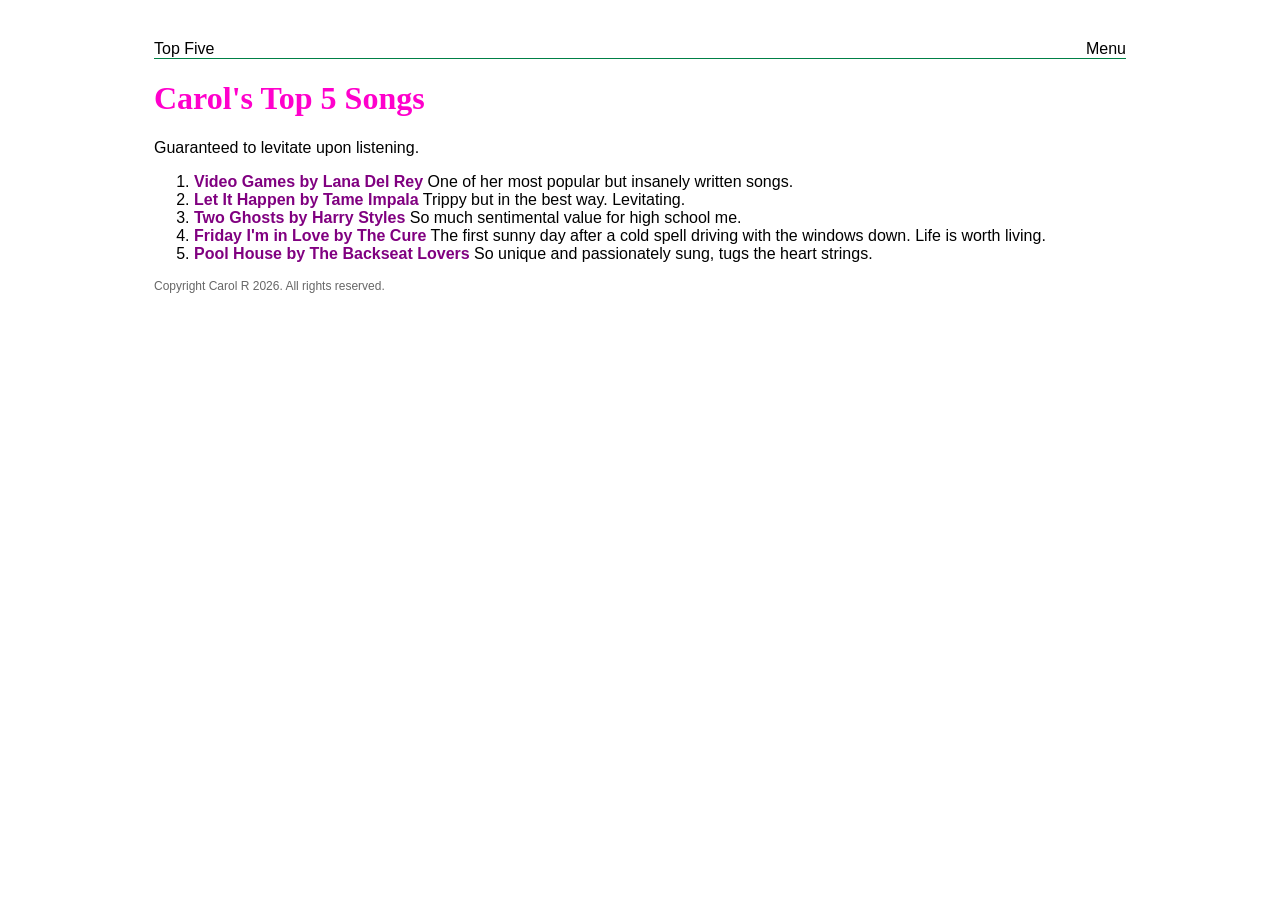
<file: carols-top-five.html>
<!DOCTYPE html>
<html lang="en">

<head>
    <meta charset="UTF-8">
    <meta name="viewport" content="width=device-width, initial-scale=1.0">
    <title>Carol's Top 5 Songs </title>
    <link rel="stylesheet" href="top-five.css">
</head>

<body>
    <div class="container">
        <header>
            <div>Top Five</div>
            <div>Menu</div>
        </header>
        <main>
            <h1>Carol's Top 5 Songs</h1>
            <p>Guaranteed to levitate upon listening.</p>

            <ol>
                <li><b><a href="https://open.spotify.com/track/5by7gtiDrxe4n2qQQunL8S?si=2529143c0765496a">Video Games
                            by Lana Del Rey </a></b> One of her most popular but insanely written songs.</li>
                <li><b><a href="https://open.spotify.com/track/2X485T9Z5Ly0xyaghN73ed?si=71607f80a22846ad">Let It Happen
                            by Tame Impala</a></b> Trippy but in the best way. Levitating.</li>

                <li><b><a href="https://open.spotify.com/track/4B1rpPmQXwj78wk6aIGwwU?si=f2097bc98d784a13">Two Ghosts by
                            Harry Styles</a></b> So much sentimental value for high school me. </li>
                <li><b><a href="https://open.spotify.com/track/263aNAQCeFSWipk896byo6?si=96c1b0fa04aa42ed">Friday I'm in
                            Love by The Cure</a></b> The first sunny day after a cold spell driving with the windows
                    down. Life is worth living.</li>
                <li><b><a href="https://open.spotify.com/track/74f0dpqHhTeTJzs4pmZ1yq?si=688590d59fd44d42">Pool House by
                            The Backseat Lovers</a></b> So unique and passionately sung, tugs the heart strings.</li>

            </ol>
        </main>
        <footer>
            <div>Copyright Carol R 2026. All rights reserved.</div>
        </footer>
    </div>
</body>

</html>
</file>
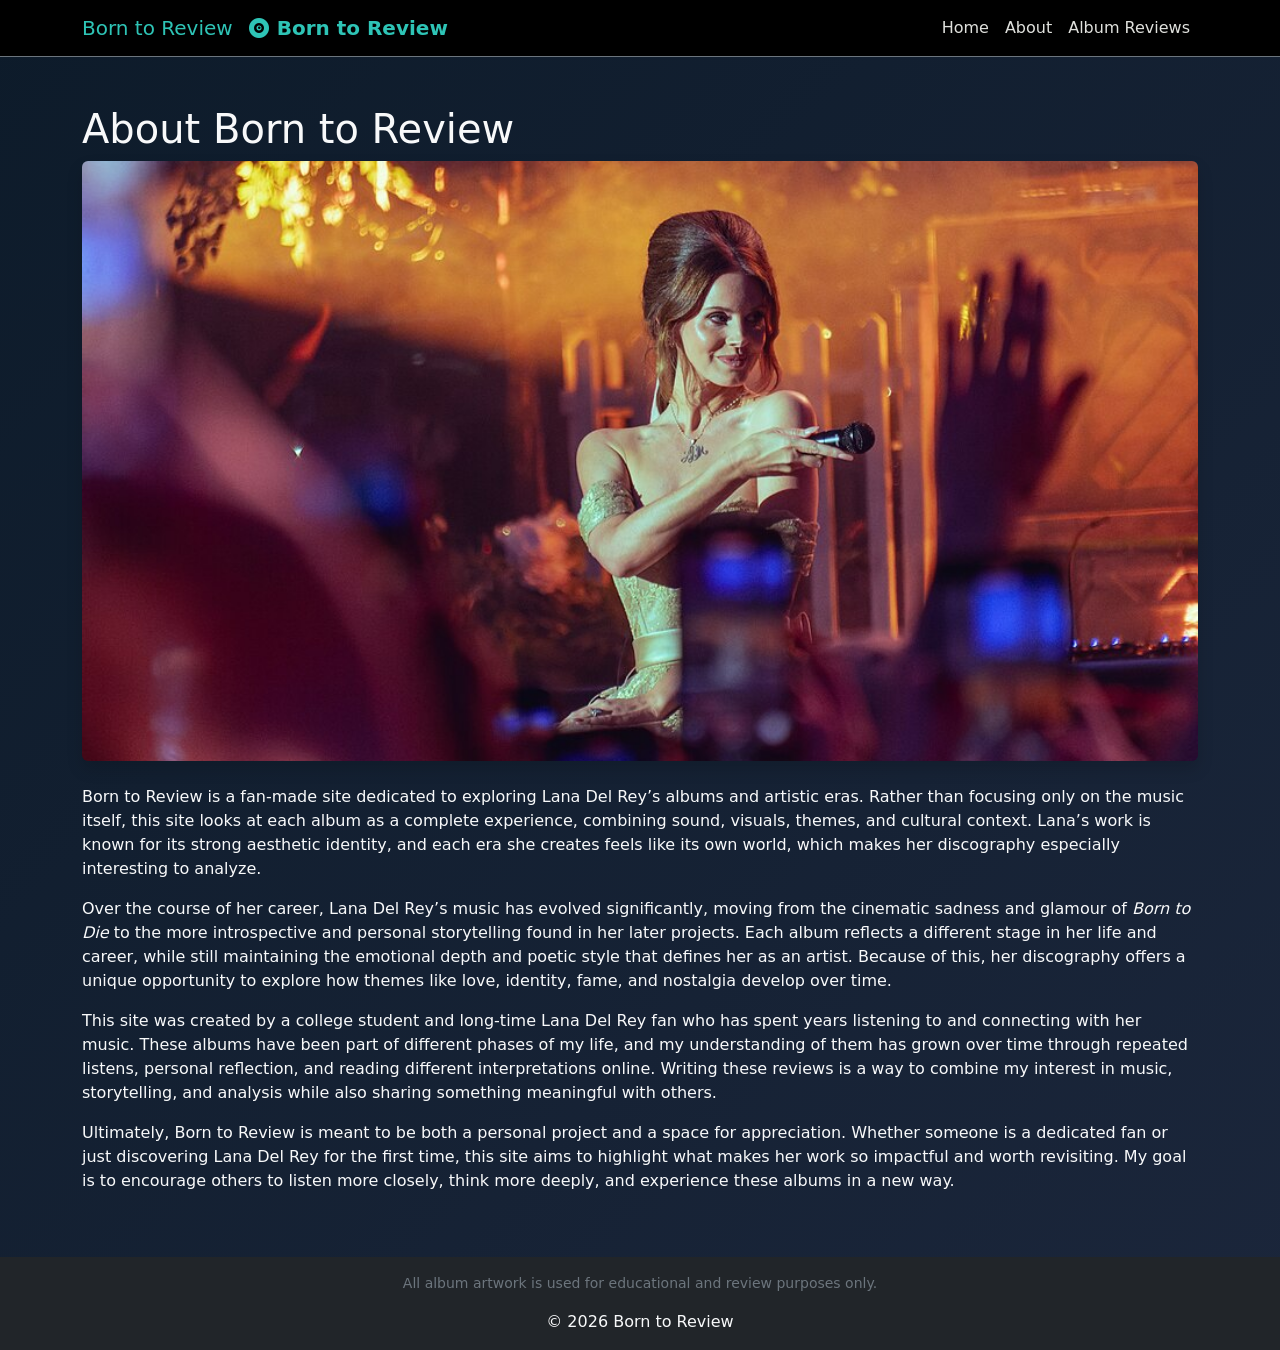
<file: bootstrap-website1/about.html>
<!doctype html>
<html lang="en">
<head>
  <link rel="stylesheet" href="styles.css">
  <meta charset="utf-8">
  <meta name="viewport" content="width=device-width, initial-scale=1">
  <title>About | Born to Review</title>
  <link rel="stylesheet" href="https://cdn.jsdelivr.net/npm/bootstrap-icons@1.13.1/font/bootstrap-icons.min.css">
  <link href="https://cdn.jsdelivr.net/npm/bootstrap@5.3.8/dist/css/bootstrap.min.css" rel="stylesheet">
</head>

<body class="d-flex flex-column min-vh-100 bg-dark text-light">

  <nav class="navbar navbar-expand-lg navbar-dark bg-black border-bottom border-secondary">
    <div class="container">
      <a class="navbar-brand" href="index.html">Born to Review</a>
      <a class="navbar-brand fw-bold" href="index.html">
        <i class="bi bi-vinyl-fill me-2"></i>Born to Review
      </a>
      <button class="navbar-toggler" data-bs-toggle="collapse" data-bs-target="#navbar">
        <span class="navbar-toggler-icon"></span>
      </button>

      <div class="collapse navbar-collapse" id="navbar">
        <ul class="navbar-nav ms-auto">
          <li class="nav-item"><a class="nav-link" href="index.html">Home</a></li>
          <li class="nav-item">
            <a class="nav-link active" aria-current="page" href="#">About</a>
          </li>
          <li class="nav-item"><a class="nav-link" href="eras.html">Album Reviews</a></li>
        </ul>
      </div>
    </div>
  </nav>

  <main class="container py-5 flex-grow-1">
    <h1>About Born to Review</h1>
    <div class="mb-4">
      <img src="images/lana-perform-2.jpg"
       class="img-fluid rounded shadow w-100"
       alt="Lana Del Rey performing"
       style="height: 600px; object-fit: cover;">
    </div>

    <p>
      Born to Review is a fan-made site dedicated to exploring Lana Del Rey’s albums and artistic eras. 
      Rather than focusing only on the music itself, this site looks at each album as a complete experience, combining sound, visuals, themes, and cultural context. 
      Lana’s work is known for its strong aesthetic identity, and each era she creates feels like its own world, which makes her discography especially interesting to analyze.
    </p>

    <p>
      Over the course of her career, Lana Del Rey’s music has evolved significantly, moving from the cinematic sadness and glamour of <em>Born to Die</em> to the more introspective and personal storytelling found in her later projects. 
      Each album reflects a different stage in her life and career, while still maintaining the emotional depth and poetic style that defines her as an artist. 
      Because of this, her discography offers a unique opportunity to explore how themes like love, identity, fame, and nostalgia develop over time.
    </p>

    <p>
      This site was created by a college student and long-time Lana Del Rey fan who has spent years listening to and connecting with her music. 
      These albums have been part of different phases of my life, and my understanding of them has grown over time through repeated listens, personal reflection, and reading different interpretations online. 
      Writing these reviews is a way to combine my interest in music, storytelling, and analysis while also sharing something meaningful with others.
    </p>

    <p>
      Ultimately, Born to Review is meant to be both a personal project and a space for appreciation. 
      Whether someone is a dedicated fan or just discovering Lana Del Rey for the first time, this site aims to highlight what makes her work so impactful and worth revisiting. 
      My goal is to encourage others to listen more closely, think more deeply, and experience these albums in a new way.
    </p>

  </main>

  <footer class="mt-auto bg-dark text-light text-center py-3">
    <p class="small text-secondary">
        All album artwork is used for educational and review purposes only.
    </p>
    © 2026 Born to Review
  </footer>

  <script src="https://cdn.jsdelivr.net/npm/bootstrap@5.3.8/dist/js/bootstrap.bundle.min.js"></script>
</body>
</html>
</file>
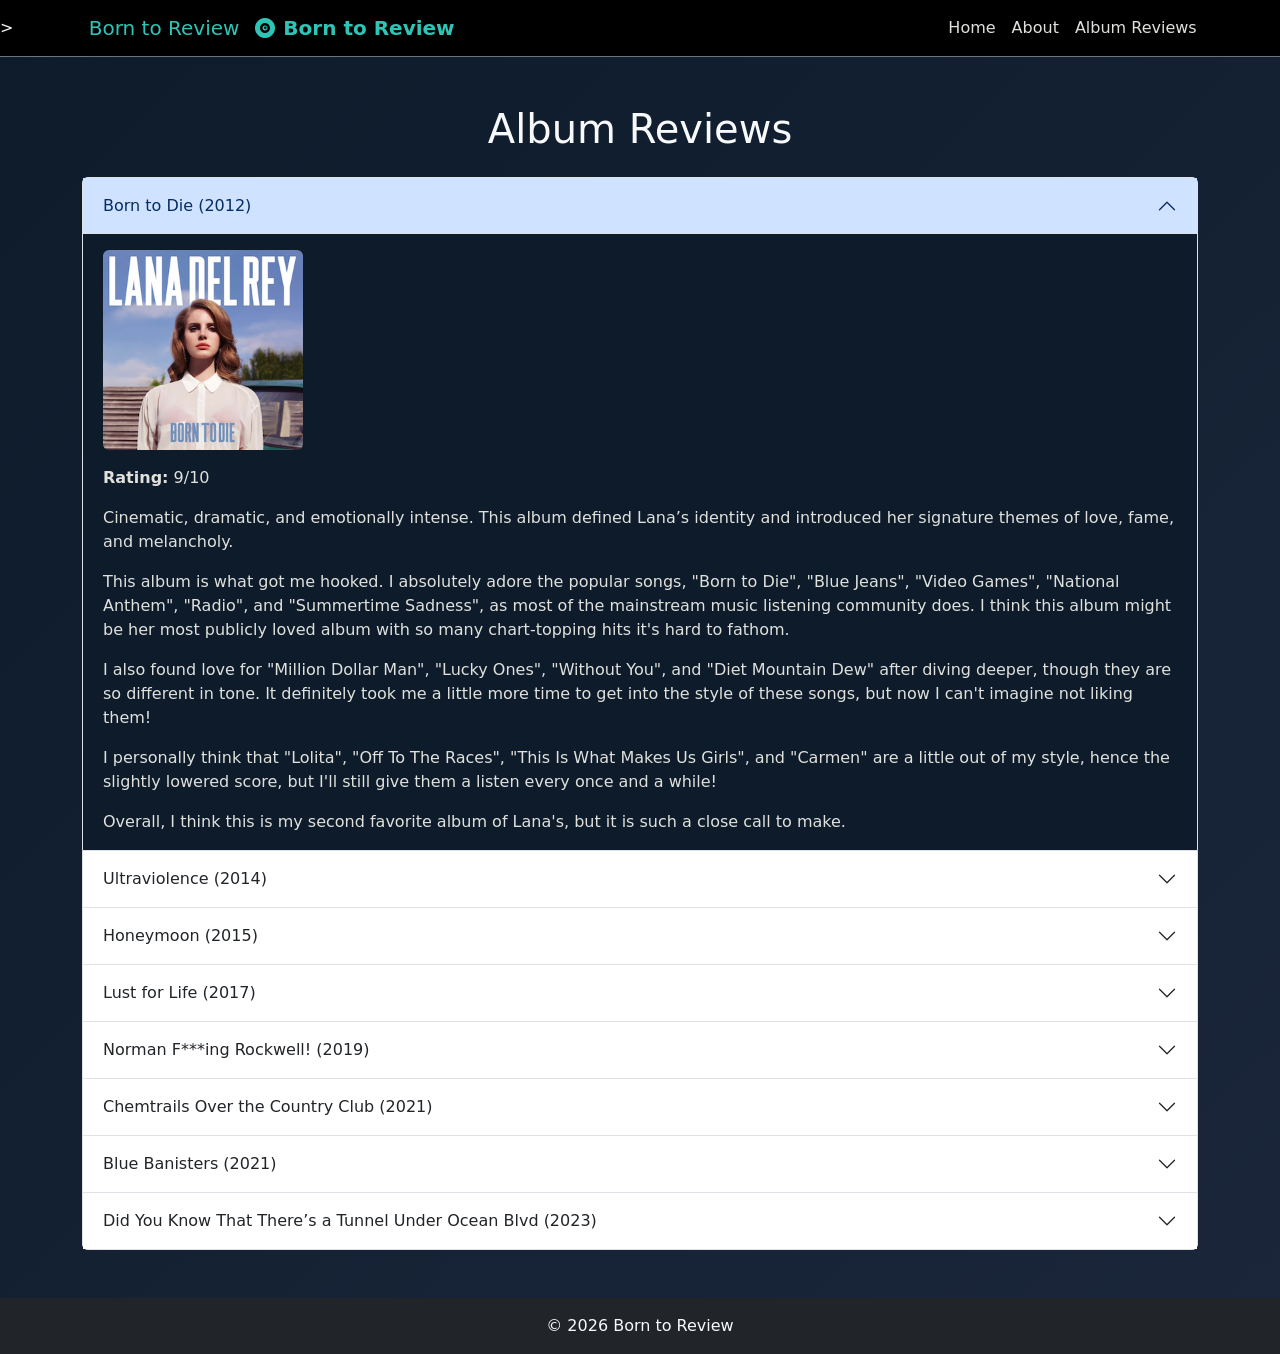
<file: bootstrap-website1/eras.html>
<!doctype html>
<html lang="en">
<head>
  <link rel="stylesheet" href="styles.css">
  <meta charset="utf-8">
  <meta name="viewport" content="width=device-width, initial-scale=1">
  <title>Album Reviews | Born to Review</title>
  <link rel="stylesheet" href="https://cdn.jsdelivr.net/npm/bootstrap-icons@1.13.1/font/bootstrap-icons.min.css">
  <link href="https://cdn.jsdelivr.net/npm/bootstrap@5.3.8/dist/css/bootstrap.min.css" rel="stylesheet">
</head>

<body class="d-flex flex-column min-vh-100 bg-dark text-light">

  <nav class="navbar navbar-expand-lg navbar-dark bg-black border-bottom border-secondary">>
    <div class="container">
      <a class="navbar-brand" href="index.html">Born to Review</a>
      <a class="navbar-brand fw-bold" href="index.html">
        <i class="bi bi-vinyl-fill me-2"></i>Born to Review
      </a>
      <button class="navbar-toggler" data-bs-toggle="collapse" data-bs-target="#navbar">
        <span class="navbar-toggler-icon"></span>
      </button>

      <div class="collapse navbar-collapse" id="navbar">
        <ul class="navbar-nav ms-auto">
          <li class="nav-item"><a class="nav-link" href="index.html">Home</a></li>
          <li class="nav-item"><a class="nav-link" href="about.html">About</a></li>
          <li class="nav-item">
            <a class="nav-link active" aria-current="page" href="#">Album Reviews</a>
          </li>
        </ul>
      </div>
    </div>
  </nav>

  <main class="container py-5 flex-grow-1">
    <h1 class="text-center mb-4">Album Reviews</h1>

<div class="accordion" id="albumAccordion">

  <!-- Born to Die -->
  <div class="accordion-item" id="born-to-die">
    <button class="accordion-button" data-bs-toggle="collapse" data-bs-target="#a1">
      Born to Die (2012)
    </button>
    <div id="a1" class="accordion-collapse collapse show">
      <div class="accordion-body">
        <img src="images/born-to-die.png" class="img-fluid rounded mb-3" style="max-width:200px;">
        <p><strong>Rating:</strong> 9/10</p>
        <p>Cinematic, dramatic, and emotionally intense. This album defined Lana’s identity and introduced her signature themes of love, fame, and melancholy.
          </p>

        <p>This album is what got me hooked. I absolutely adore the popular songs, "Born to Die", "Blue Jeans", "Video Games", "National Anthem", "Radio", and "Summertime Sadness", as most of the mainstream music listening community does. I think this album might be her most publicly loved album with so many chart-topping hits it's hard to fathom. 
          </p>

        <p>I also found love for "Million Dollar Man", "Lucky Ones", "Without You", and "Diet Mountain Dew" after diving deeper, though they are so different in tone. It definitely took me a little more time to get into the style of these songs, but now I can't imagine not liking them!
          </p>
        
        <p>I personally think that "Lolita", "Off To The Races", "This Is What Makes Us Girls", and "Carmen" are a little out of my style, hence the slightly lowered score, but I'll still give them a listen every once and a while!
          </p>

        Overall, I think this is my second favorite album of Lana's, but it is such a close call to make.
      </div>
    </div>
  </div>

  <!-- Ultraviolence -->
  <div class="accordion-item">
    <button class="accordion-button collapsed" data-bs-toggle="collapse" data-bs-target="#a2">
      Ultraviolence (2014)
    </button>
    <div id="a2" class="accordion-collapse collapse">
      <div class="accordion-body">
        <img src="images/ultraviolence.png" class="img-fluid rounded mb-3" style="max-width:200px;">
        <p><strong>Rating:</strong> 8/10</p>
        <p>Darker and more rock-inspired, this album leans into raw emotion and stripped-back production.
          </p>
        <p>This album is much moodier, definitely not the same dream-land mood you are in when you listen to Born To Die, but I absolutely love this side of Lana. Her voice quality really shines with these long, sad, reminiscent songs.</p>

        <p>My personal favorites here are "Cruel World", "Shades of Cool", "Brooklyn Baby", "West Coast", "Black Beauty", and "Florida Kilos". Again, lots of really great popular songs that still struck a cord with mainstream audiences. </p>

        <p>I really don't have many songs that I would skip here, they're all a similar vibe, perfect when you're in the mood. When I got into this album, this is where I started to learn that she loves to cover very old songs from the 1900s, like "The Other Woman" and I just find that fascinating. I love that she is giving these songs a new life and pushing them to a younger generation that definitely has the same feelings, maybe just in a new context.</p>
      </div>
    </div>
  </div>

  <!-- Honeymoon -->
  <div class="accordion-item">
    <button class="accordion-button collapsed" data-bs-toggle="collapse" data-bs-target="#a3">
      Honeymoon (2015)
    </button>
    <div id="a3" class="accordion-collapse collapse">
      <div class="accordion-body">
        <img src="images/honeymoon.png" class="img-fluid rounded mb-3" style="max-width:200px;">
        <p><strong>Rating:</strong> 8/10</p>
        <p>Dreamy, cinematic, and slow-burning. A very atmospheric and aesthetic-focused project.
          </p>

        <p>
          I find this album to be a lot more melancholy and slow than some of the others, but that is just what Lana sings so well. My favorite tracks are definitely "Religion", "The Blackest Day", "Art Deco", "High By The Beach", and "Salvatore".
        </p>

        <p>I tend to want to skip the "Burnt Norton Interlude" and "24" but each time I do listen to them they pleasantly suprise me. Definitely not my most favorite album of Lana's, but as always, I love them all.</p>
      </div>
    </div>
  </div>

  <!-- Lust for Life -->
  <div class="accordion-item">
    <button class="accordion-button collapsed" data-bs-toggle="collapse" data-bs-target="#a4">
      Lust for Life (2017)
    </button>
    <div id="a4" class="accordion-collapse collapse">
      <div class="accordion-body">
        <img src="images/lust-for-life.png" class="img-fluid rounded mb-3" style="max-width:200px;">
        <p><strong>Rating:</strong> 9/10</p>
        <p>A brighter, more collaborative album that mixes Lana’s classic sadness with moments of hope.
          </p>

        <p>
          I cannot get over the beautiful, warm, summery, vibe that Lana mixes here with her sad undertones and gritty desire I think it is such a unique feel and really shows what an artist Lana is and lets her voice quality shine. 
        </p>
        <p>
          I love every single track on this album. I would have to say though that the song I am in most awe of is "Heroin". I have never heard anything like it, it makes me feel like I'm floating into space in a dream scene of a movie. Chills!
        </p>
        <p>
          This one is definitely a contender for my favorite Lana album, but I think NFR takes the cake just barely. This one by far is my favorite summer listen, though. Can't beat the vibes.
        </p>
      </div>
    </div>
  </div>

  <!-- NFR -->
  <div class="accordion-item" id="nfr">
    <button class="accordion-button collapsed" data-bs-toggle="collapse" data-bs-target="#a5">
      Norman F***ing Rockwell! (2019)
    </button>
    <div id="a5" class="accordion-collapse collapse">
      <div class="accordion-body">
        <img src="images/nfr.png" class="img-fluid rounded mb-3" style="max-width:200px;">
        <p><strong>Rating:</strong> 10/10</p>
        <p>Lana at her lyrical peak—mature, introspective, and beautifully written.
          </p>

        <p>
          Hard to say for sure, but I think this is my favorite Lana album of all time. I do not skip a single song.
        </p>

        <p>So many mainstream-loved songs here for a reason. I actually didn't even know that "Doin' Time" was a Sublime cover for the longest time, and to me this will always be the superior version.
          </p>
          
        <p>
          "Bartender" is my favorite song on this album and it is so underrated. It is so unique and captures the feelings it talks about so well. You just have to listen to feel it.
         </p>
         <p>
          10/10 no notes.
         </p>
      </div>
    </div>
  </div>

  <!-- Chemtrails -->
  <div class="accordion-item">
    <button class="accordion-button collapsed" data-bs-toggle="collapse" data-bs-target="#a6">
      Chemtrails Over the Country Club (2021)
    </button>
    <div id="a6" class="accordion-collapse collapse">
      <div class="accordion-body">
        <img src="images/chemtrails.png" class="img-fluid rounded mb-3" style="max-width:200px;">
        <p><strong>Rating:</strong> 8/10</p>
        <p>Soft, introspective, and more minimal—focused on identity and personal reflection.
          </p>

        <p>
          This album feels a lot more wild, free, and stripped-down to me. I love seeing this vibe coming into her music more recently too.
        </p>

        <p>
          I would say my favorite tracks are definitely "Yosemite", "Chemtrails Over the Country Club", and "Dark But Just A Game". "Breaking Up Slowly" with Nikki Lane also did a number on me when I was graduating high school. Tear jerker! 
        </p>

        <p>
          Lana's older music will always be my favorite, but this album still has a special place in my heart.
        </p>
      </div>
    </div>
  </div>

  <!-- Blue Banisters -->
  <div class="accordion-item">
    <button class="accordion-button collapsed" data-bs-toggle="collapse" data-bs-target="#a7">
      Blue Banisters (2021)
    </button>
    <div id="a7" class="accordion-collapse collapse">
      <div class="accordion-body">
        <img src="images/blue-banisters.png" class="img-fluid rounded mb-3" style="max-width:200px;">
        <p><strong>Rating:</strong> 7/10</p>
        <p>Very personal and stripped down, focusing on storytelling and emotional honesty.
        </p>

        <p>
          This might come in as my least favorite album, but that doesn't mean that there aren't at least 3 songs that I absolutely adore.
        </p>

        <p>
          I think "Dealer", "Thunder", and "Living Legend" are three of the saddest songs I've ever heard in my life! Lana's wails in "Dealer" will never not be insane. I don't know how she does it. "Thunder" immediately brings tears to my eyes even with just the first melody, and "Living Legend" somehow brings me straight into Lana's lived experience.
        </p>

        <p>
          So much power in such a stripped-down vibe.
        </p>
      </div>
    </div>
  </div>

  <!-- Ocean Blvd -->
  <div class="accordion-item" id="ocean-blvd">
    <button class="accordion-button collapsed" data-bs-toggle="collapse" data-bs-target="#a8">
      Did You Know That There’s a Tunnel Under Ocean Blvd (2023)
    </button>
    <div id="a8" class="accordion-collapse collapse">
      <div class="accordion-body">
        <img src="images/ocean-blvd.png" class="img-fluid rounded mb-3" style="max-width:200px;">
        <p><strong>Rating:</strong> 8.5/10</p>
        <p>Deeply vulnerable, poetic, and experimental—one of her most complex works.
          </p>

        <p>
          I love the new sounds, ad libs, features, and tracks she added with this album, it absolutely stunned me when it first came out.
        </p>

        <p>
          "Let The Light In" and "Margaret" have to be my favorite here. They just paint the picture of what Lana sings about so well, it makes me feel like I'm there. I also love that she reprised her own song "Venice B*tch" and mashed it with a new one, it made for such a new kind of song organization while keeping her familiar tone. So cool.
        </p>
      </div>
    </div>
  </div>

</div>
  </main>

  <footer class="mt-auto bg-dark text-light text-center py-3">
    © 2026 Born to Review
  </footer>

  <script src="https://cdn.jsdelivr.net/npm/bootstrap@5.3.8/dist/js/bootstrap.bundle.min.js"></script>
</body>
</html>
</file>
<file: bootstrap-website1/styles.css>
:root {
  --dark-blue: #0d1b2a;
  --blue-accent: #1b263b;
  --green-accent: #2ec4b6;
  --purple-accent: #7b2cbf;
  --light-text: #e0e1dd;
}

body {
  background: linear-gradient(135deg, var(--dark-blue), var(--blue-accent));
  color: var(--light-text);
}

.navbar {
  background-color: var(--dark-blue) !important;
  border-bottom: 1px solid var(--green-accent);
}

.navbar-brand {
  color: var(--green-accent) !important;
}

.nav-link {
  color: var(--light-text) !important;
}

.nav-link:hover {
  color: var(--purple-accent) !important;
}


.btn-danger {
  background-color: var(--purple-accent);
  border: none;
}

.btn-danger:hover {
  background-color: #5a189a;
}

.btn-outline-light {
  border-color: var(--green-accent);
  color: var(--green-accent);
}

.btn-outline-light:hover {
  background-color: var(--green-accent);
  color: black;
}


.card {
  background-color: var(--blue-accent);
  color: var(--light-text);
  border: 1px solid var(--purple-accent);
}

.card .btn {
  background-color: var(--green-accent);
  color: black;
  border: none;
}

.card .btn:hover {
  background-color: var(--purple-accent);
  color: white;
}


.accordion-button {
  background-color: var(--blue-accent);
  color: var(--light-text);
}

.accordion-button:not(.collapsed) {
  background-color: var(--purple-accent);
  color: white;
}

.accordion-body {
  background-color: var(--dark-blue);
  color: var(--light-text);
}


footer {
  background-color: var(--dark-blue);
  color: var(--green-accent);
}

.btn-danger {
  background-color: #5a189a !important;
  border: none !important;
  color: white !important;
}

.btn-danger:hover {
  background-color: #3c096c !important;
}
.card:hover {
  border: 1px solid #1b7f5a;
  transform: translateY(-5px);
  transition: 0.3s;
}
</file>
<file: top-five.css>
html {
  width: 100%
  height: 100%
}
body {
  height: 100%
  width: 375px;
 margin: 20px auto;
 font-family: Arial, Helvetica, sans-serif;
 font-size: 16px;
}
.container {
  min-height: 100%;
  display: flex;
  flex-direction: column;
  align-items: stretch;
}

header {
  display: flex;
  justify-content: space-between;
  align-items: baseline;
  border-bottom: 1px solid rgb(0, 128, 70);
  padding-top: 20px;
}

.logo {
  font-size: 24px;
  font-weight: 800;
  color: rgb(0, 128, 70);
}

main {
  flex-grow: 1;
}
h1 {
  font-family: "Comic Sans MS", Georgia, serif;
  color: rgb(255, 0, 204); 
}

a {
  color: purple;
  text-decoration: none;
}
footer {
  font-size: 12px;
  color: rgba(0, 0, 0, 0.6);
  padding-bottom: 20px;
}
@media screen and (min-width: 576px) {
  body {
    width: 556px;
  }
}
@media screen and (min-width: 768px) {
  body {
    width: 748px;
  }
}
@media screen and (min-width: 992px) {
  body {
    width: 972px;
  }
}
</file>
<file: site/assets/stylesheets/main.484c7ddc.min.css>
@charset "UTF-8";html{-webkit-text-size-adjust:none;-moz-text-size-adjust:none;text-size-adjust:none;box-sizing:border-box}*,:after,:before{box-sizing:inherit}@media (prefers-reduced-motion){*,:after,:before{transition:none!important}}body{margin:0}a,button,input,label{-webkit-tap-highlight-color:transparent}a{color:inherit;text-decoration:none}hr{border:0;box-sizing:initial;display:block;height:.05rem;overflow:visible;padding:0}small{font-size:80%}sub,sup{line-height:1em}img{border-style:none}table{border-collapse:initial;border-spacing:0}td,th{font-weight:400;vertical-align:top}button{background:#0000;border:0;font-family:inherit;font-size:inherit;margin:0;padding:0}input{border:0;outline:none}:root{--md-primary-fg-color:#4051b5;--md-primary-fg-color--light:#5d6cc0;--md-primary-fg-color--dark:#303fa1;--md-primary-bg-color:#fff;--md-primary-bg-color--light:#ffffffb3;--md-accent-fg-color:#526cfe;--md-accent-fg-color--transparent:#526cfe1a;--md-accent-bg-color:#fff;--md-accent-bg-color--light:#ffffffb3}[data-md-color-scheme=default]{color-scheme:light}[data-md-color-scheme=default] img[src$="#gh-dark-mode-only"],[data-md-color-scheme=default] img[src$="#only-dark"]{display:none}:root,[data-md-color-scheme=default]{--md-hue:225deg;--md-default-fg-color:#000000de;--md-default-fg-color--light:#0000008a;--md-default-fg-color--lighter:#00000052;--md-default-fg-color--lightest:#00000012;--md-default-bg-color:#fff;--md-default-bg-color--light:#ffffffb3;--md-default-bg-color--lighter:#ffffff4d;--md-default-bg-color--lightest:#ffffff1f;--md-code-fg-color:#36464e;--md-code-bg-color:#f5f5f5;--md-code-bg-color--light:#f5f5f5b3;--md-code-bg-color--lighter:#f5f5f54d;--md-code-hl-color:#4287ff;--md-code-hl-color--light:#4287ff1a;--md-code-hl-number-color:#d52a2a;--md-code-hl-special-color:#db1457;--md-code-hl-function-color:#a846b9;--md-code-hl-constant-color:#6e59d9;--md-code-hl-keyword-color:#3f6ec6;--md-code-hl-string-color:#1c7d4d;--md-code-hl-name-color:var(--md-code-fg-color);--md-code-hl-operator-color:var(--md-default-fg-color--light);--md-code-hl-punctuation-color:var(--md-default-fg-color--light);--md-code-hl-comment-color:var(--md-default-fg-color--light);--md-code-hl-generic-color:var(--md-default-fg-color--light);--md-code-hl-variable-color:var(--md-default-fg-color--light);--md-typeset-color:var(--md-default-fg-color);--md-typeset-a-color:var(--md-primary-fg-color);--md-typeset-del-color:#f5503d26;--md-typeset-ins-color:#0bd57026;--md-typeset-kbd-color:#fafafa;--md-typeset-kbd-accent-color:#fff;--md-typeset-kbd-border-color:#b8b8b8;--md-typeset-mark-color:#ffff0080;--md-typeset-table-color:#0000001f;--md-typeset-table-color--light:rgba(0,0,0,.035);--md-admonition-fg-color:var(--md-default-fg-color);--md-admonition-bg-color:var(--md-default-bg-color);--md-warning-fg-color:#000000de;--md-warning-bg-color:#ff9;--md-footer-fg-color:#fff;--md-footer-fg-color--light:#ffffffb3;--md-footer-fg-color--lighter:#ffffff73;--md-footer-bg-color:#000000de;--md-footer-bg-color--dark:#00000052;--md-shadow-z1:0 0.2rem 0.5rem #0000000d,0 0 0.05rem #0000001a;--md-shadow-z2:0 0.2rem 0.5rem #0000001a,0 0 0.05rem #00000040;--md-shadow-z3:0 0.2rem 0.5rem #0003,0 0 0.05rem #00000059}.md-icon svg{fill:currentcolor;display:block;height:1.2rem;width:1.2rem}body{-webkit-font-smoothing:antialiased;-moz-osx-font-smoothing:grayscale;--md-text-font-family:var(--md-text-font,_),-apple-system,BlinkMacSystemFont,Helvetica,Arial,sans-serif;--md-code-font-family:var(--md-code-font,_),SFMono-Regular,Consolas,Menlo,monospace}aside,body,input{font-feature-settings:"kern","liga";color:var(--md-typeset-color);font-family:var(--md-text-font-family)}code,kbd,pre{font-feature-settings:"kern";font-family:var(--md-code-font-family)}:root{--md-typeset-table-sort-icon:url('data:image/svg+xml;charset=utf-8,<svg xmlns="http://www.w3.org/2000/svg" viewBox="0 0 24 24"><path d="m18 21-4-4h3V7h-3l4-4 4 4h-3v10h3M2 19v-2h10v2M2 13v-2h7v2M2 7V5h4v2z"/></svg>');--md-typeset-table-sort-icon--asc:url('data:image/svg+xml;charset=utf-8,<svg xmlns="http://www.w3.org/2000/svg" viewBox="0 0 24 24"><path d="M19 17h3l-4 4-4-4h3V3h2M2 17h10v2H2M6 5v2H2V5m0 6h7v2H2z"/></svg>');--md-typeset-table-sort-icon--desc:url('data:image/svg+xml;charset=utf-8,<svg xmlns="http://www.w3.org/2000/svg" viewBox="0 0 24 24"><path d="M19 7h3l-4-4-4 4h3v14h2M2 17h10v2H2M6 5v2H2V5m0 6h7v2H2z"/></svg>')}.md-typeset{-webkit-print-color-adjust:exact;color-adjust:exact;font-size:.8rem;line-height:1.6;overflow-wrap:break-word}@media print{.md-typeset{font-size:.68rem}}.md-typeset blockquote,.md-typeset dl,.md-typeset figure,.md-typeset ol,.md-typeset pre,.md-typeset ul{margin-bottom:1em;margin-top:1em}.md-typeset h1{color:var(--md-default-fg-color--light);font-size:2em;line-height:1.3;margin:0 0 1.25em}.md-typeset h1,.md-typeset h2{font-weight:300;letter-spacing:-.01em}.md-typeset h2{font-size:1.5625em;line-height:1.4;margin:1.6em 0 .64em}.md-typeset h3{font-size:1.25em;font-weight:400;letter-spacing:-.01em;line-height:1.5;margin:1.6em 0 .8em}.md-typeset h2+h3{margin-top:.8em}.md-typeset h4{font-weight:700;letter-spacing:-.01em;margin:1em 0}.md-typeset h5,.md-typeset h6{color:var(--md-default-fg-color--light);font-size:.8em;font-weight:700;letter-spacing:-.01em;margin:1.25em 0}.md-typeset h5{text-transform:uppercase}.md-typeset h5 code{text-transform:none}.md-typeset hr{border-bottom:.05rem solid var(--md-default-fg-color--lightest);display:flow-root;margin:1.5em 0}.md-typeset a{color:var(--md-typeset-a-color);word-break:break-word}.md-typeset a,.md-typeset a:before{transition:color 125ms}.md-typeset a:focus,.md-typeset a:hover{color:var(--md-accent-fg-color)}.md-typeset a:focus code,.md-typeset a:hover code{background-color:var(--md-accent-fg-color--transparent);color:var(--md-accent-fg-color)}.md-typeset a code{color:var(--md-typeset-a-color)}.md-typeset a.focus-visible{outline-color:var(--md-accent-fg-color);outline-offset:.2rem}.md-typeset code,.md-typeset kbd,.md-typeset pre{color:var(--md-code-fg-color);direction:ltr;font-variant-ligatures:none;transition:background-color 125ms}@media print{.md-typeset code,.md-typeset kbd,.md-typeset pre{white-space:pre-wrap}}.md-typeset code{background-color:var(--md-code-bg-color);border-radius:.1rem;-webkit-box-decoration-break:clone;box-decoration-break:clone;font-size:.85em;padding:0 .2941176471em;transition:color 125ms,background-color 125ms;word-break:break-word}.md-typeset code:not(.focus-visible){-webkit-tap-highlight-color:transparent;outline:none}.md-typeset pre{display:flow-root;line-height:1.4;position:relative}.md-typeset pre>code{-webkit-box-decoration-break:slice;box-decoration-break:slice;box-shadow:none;display:block;margin:0;outline-color:var(--md-accent-fg-color);overflow:auto;padding:.7720588235em 1.1764705882em;scrollbar-color:var(--md-default-fg-color--lighter) #0000;scrollbar-width:thin;touch-action:auto;word-break:normal}.md-typeset pre>code:hover{scrollbar-color:var(--md-accent-fg-color) #0000}.md-typeset pre>code::-webkit-scrollbar{height:.2rem;width:.2rem}.md-typeset pre>code::-webkit-scrollbar-thumb{background-color:var(--md-default-fg-color--lighter)}.md-typeset pre>code::-webkit-scrollbar-thumb:hover{background-color:var(--md-accent-fg-color)}.md-typeset kbd{background-color:var(--md-typeset-kbd-color);border-radius:.1rem;box-shadow:0 .1rem 0 .05rem var(--md-typeset-kbd-border-color),0 .1rem 0 var(--md-typeset-kbd-border-color),0 -.1rem .2rem var(--md-typeset-kbd-accent-color) inset;color:var(--md-default-fg-color);display:inline-block;font-size:.75em;padding:0 .6666666667em;vertical-align:text-top;word-break:break-word}.md-typeset mark{background-color:var(--md-typeset-mark-color);-webkit-box-decoration-break:clone;box-decoration-break:clone;color:inherit;word-break:break-word}.md-typeset abbr{cursor:help;text-decoration:none}.md-typeset [data-preview],.md-typeset abbr{border-bottom:.05rem dotted var(--md-default-fg-color--light)}.md-typeset small{opacity:.75}[dir=ltr] .md-typeset sub,[dir=ltr] .md-typeset sup{margin-left:.078125em}[dir=rtl] .md-typeset sub,[dir=rtl] .md-typeset sup{margin-right:.078125em}[dir=ltr] .md-typeset blockquote{padding-left:.6rem}[dir=rtl] .md-typeset blockquote{padding-right:.6rem}[dir=ltr] .md-typeset blockquote{border-left:.2rem solid var(--md-default-fg-color--lighter)}[dir=rtl] .md-typeset blockquote{border-right:.2rem solid var(--md-default-fg-color--lighter)}.md-typeset blockquote{color:var(--md-default-fg-color--light);margin-left:0;margin-right:0}.md-typeset ul{list-style-type:disc}.md-typeset ul[type]{list-style-type:revert-layer}[dir=ltr] .md-typeset ol,[dir=ltr] .md-typeset ul{margin-left:.625em}[dir=rtl] .md-typeset ol,[dir=rtl] .md-typeset ul{margin-right:.625em}.md-typeset ol,.md-typeset ul{padding:0}.md-typeset ol:not([hidden]),.md-typeset ul:not([hidden]){display:flow-root}.md-typeset ol ol,.md-typeset ul ol{list-style-type:lower-alpha}.md-typeset ol ol ol,.md-typeset ul ol ol{list-style-type:lower-roman}.md-typeset ol ol ol ol,.md-typeset ul ol ol ol{list-style-type:upper-alpha}.md-typeset ol ol ol ol ol,.md-typeset ul ol ol ol ol{list-style-type:upper-roman}.md-typeset ol[type],.md-typeset ul[type]{list-style-type:revert-layer}[dir=ltr] .md-typeset ol li,[dir=ltr] .md-typeset ul li{margin-left:1.25em}[dir=rtl] .md-typeset ol li,[dir=rtl] .md-typeset ul li{margin-right:1.25em}.md-typeset ol li,.md-typeset ul li{margin-bottom:.5em}.md-typeset ol li blockquote,.md-typeset ol li p,.md-typeset ul li blockquote,.md-typeset ul li p{margin:.5em 0}.md-typeset ol li:last-child,.md-typeset ul li:last-child{margin-bottom:0}[dir=ltr] .md-typeset ol li ol,[dir=ltr] .md-typeset ol li ul,[dir=ltr] .md-typeset ul li ol,[dir=ltr] .md-typeset ul li ul{margin-left:.625em}[dir=rtl] .md-typeset ol li ol,[dir=rtl] .md-typeset ol li ul,[dir=rtl] .md-typeset ul li ol,[dir=rtl] .md-typeset ul li ul{margin-right:.625em}.md-typeset ol li ol,.md-typeset ol li ul,.md-typeset ul li ol,.md-typeset ul li ul{margin-bottom:.5em;margin-top:.5em}[dir=ltr] .md-typeset dd{margin-left:1.875em}[dir=rtl] .md-typeset dd{margin-right:1.875em}.md-typeset dd{margin-bottom:1.5em;margin-top:1em}.md-typeset img,.md-typeset svg,.md-typeset video{height:auto;max-width:100%}.md-typeset img[align=left]{margin:1em 1em 1em 0}.md-typeset img[align=right]{margin:1em 0 1em 1em}.md-typeset img[align]:only-child{margin-top:0}.md-typeset figure{display:flow-root;margin:1em auto;max-width:100%;text-align:center;width:fit-content}.md-typeset figure img{display:block;margin:0 auto}.md-typeset figcaption{font-style:italic;margin:1em auto;max-width:24rem}.md-typeset iframe{max-width:100%}.md-typeset table:not([class]){background-color:var(--md-default-bg-color);border:.05rem solid var(--md-typeset-table-color);border-radius:.1rem;display:inline-block;font-size:.64rem;max-width:100%;overflow:auto;touch-action:auto}@media print{.md-typeset table:not([class]){display:table}}.md-typeset table:not([class])+*{margin-top:1.5em}.md-typeset table:not([class]) td>:first-child,.md-typeset table:not([class]) th>:first-child{margin-top:0}.md-typeset table:not([class]) td>:last-child,.md-typeset table:not([class]) th>:last-child{margin-bottom:0}.md-typeset table:not([class]) td:not([align]),.md-typeset table:not([class]) th:not([align]){text-align:left}[dir=rtl] .md-typeset table:not([class]) td:not([align]),[dir=rtl] .md-typeset table:not([class]) th:not([align]){text-align:right}.md-typeset table:not([class]) th{font-weight:700;min-width:5rem;padding:.9375em 1.25em;vertical-align:top}.md-typeset table:not([class]) td{border-top:.05rem solid var(--md-typeset-table-color);padding:.9375em 1.25em;vertical-align:top}.md-typeset table:not([class]) tbody tr{transition:background-color 125ms}.md-typeset table:not([class]) tbody tr:hover{background-color:var(--md-typeset-table-color--light);box-shadow:0 .05rem 0 var(--md-default-bg-color) inset}.md-typeset table:not([class]) a{word-break:normal}.md-typeset table th[role=columnheader]{cursor:pointer}[dir=ltr] .md-typeset table th[role=columnheader]:after{margin-left:.5em}[dir=rtl] .md-typeset table th[role=columnheader]:after{margin-right:.5em}.md-typeset table th[role=columnheader]:after{content:"";display:inline-block;height:1.2em;-webkit-mask-image:var(--md-typeset-table-sort-icon);mask-image:var(--md-typeset-table-sort-icon);-webkit-mask-repeat:no-repeat;mask-repeat:no-repeat;-webkit-mask-size:contain;mask-size:contain;transition:background-color 125ms;vertical-align:text-bottom;width:1.2em}.md-typeset table th[role=columnheader]:hover:after{background-color:var(--md-default-fg-color--lighter)}.md-typeset table th[role=columnheader][aria-sort=ascending]:after{background-color:var(--md-default-fg-color--light);-webkit-mask-image:var(--md-typeset-table-sort-icon--asc);mask-image:var(--md-typeset-table-sort-icon--asc)}.md-typeset table th[role=columnheader][aria-sort=descending]:after{background-color:var(--md-default-fg-color--light);-webkit-mask-image:var(--md-typeset-table-sort-icon--desc);mask-image:var(--md-typeset-table-sort-icon--desc)}.md-typeset__scrollwrap{margin:1em -.8rem;overflow-x:auto;touch-action:auto}.md-typeset__table{display:inline-block;margin-bottom:.5em;padding:0 .8rem}@media print{.md-typeset__table{display:block}}html .md-typeset__table table{display:table;margin:0;overflow:hidden;width:100%}@media screen and (max-width:44.984375em){.md-content__inner>pre{margin:1em -.8rem}.md-content__inner>pre code{border-radius:0}}.md-typeset .md-author{border-radius:100%;display:block;flex-shrink:0;height:1.6rem;overflow:hidden;position:relative;transition:color 125ms,transform 125ms;width:1.6rem}.md-typeset .md-author img{display:block}.md-typeset .md-author--more{background:var(--md-default-fg-color--lightest);color:var(--md-default-fg-color--lighter);font-size:.6rem;font-weight:700;line-height:1.6rem;text-align:center}.md-typeset .md-author--long{height:2.4rem;width:2.4rem}.md-typeset a.md-author{transform:scale(1)}.md-typeset a.md-author img{border-radius:100%;filter:grayscale(100%) opacity(75%);transition:filter 125ms}.md-typeset a.md-author:focus,.md-typeset a.md-author:hover{transform:scale(1.1);z-index:1}.md-typeset a.md-author:focus img,.md-typeset a.md-author:hover img{filter:grayscale(0)}.md-banner{background-color:var(--md-footer-bg-color);color:var(--md-footer-fg-color);overflow:auto}@media print{.md-banner{display:none}}.md-banner--warning{background-color:var(--md-warning-bg-color);color:var(--md-warning-fg-color)}.md-banner__inner{font-size:.7rem;margin:.6rem auto;padding:0 .8rem}[dir=ltr] .md-banner__button{float:right}[dir=rtl] .md-banner__button{float:left}.md-banner__button{color:inherit;cursor:pointer;transition:opacity .25s}.no-js .md-banner__button{display:none}.md-banner__button:hover{opacity:.7}html{font-size:125%;height:100%;overflow-x:hidden}@media screen and (min-width:100em){html{font-size:137.5%}}@media screen and (min-width:125em){html{font-size:150%}}body{background-color:var(--md-default-bg-color);display:flex;flex-direction:column;font-size:.5rem;min-height:100%;position:relative;width:100%}@media print{body{display:block}}@media screen and (max-width:59.984375em){body[data-md-scrolllock]{position:fixed}}.md-grid{margin-left:auto;margin-right:auto;max-width:61rem}.md-container{display:flex;flex-direction:column;flex-grow:1}@media print{.md-container{display:block}}.md-main{flex-grow:1}.md-main__inner{display:flex;height:100%;margin-top:1.5rem}.md-ellipsis{overflow:hidden;text-overflow:ellipsis}.md-toggle{display:none}.md-option{height:0;opacity:0;position:absolute;width:0}.md-option:checked+label:not([hidden]){display:block}.md-option.focus-visible+label{outline-color:var(--md-accent-fg-color);outline-style:auto}.md-skip{background-color:var(--md-default-fg-color);border-radius:.1rem;color:var(--md-default-bg-color);font-size:.64rem;margin:.5rem;opacity:0;outline-color:var(--md-accent-fg-color);padding:.3rem .5rem;position:fixed;transform:translateY(.4rem);z-index:-1}.md-skip:focus{opacity:1;transform:translateY(0);transition:transform .25s cubic-bezier(.4,0,.2,1),opacity 175ms 75ms;z-index:10}@page{margin:25mm}:root{--md-clipboard-icon:url('data:image/svg+xml;charset=utf-8,<svg xmlns="http://www.w3.org/2000/svg" viewBox="0 0 24 24"><path d="M19 21H8V7h11m0-2H8a2 2 0 0 0-2 2v14a2 2 0 0 0 2 2h11a2 2 0 0 0 2-2V7a2 2 0 0 0-2-2m-3-4H4a2 2 0 0 0-2 2v14h2V3h12z"/></svg>')}.md-clipboard{border-radius:.1rem;color:var(--md-default-fg-color--lightest);cursor:pointer;height:1.5em;outline-color:var(--md-accent-fg-color);outline-offset:.1rem;transition:color .25s;width:1.5em;z-index:1}@media print{.md-clipboard{display:none}}.md-clipboard:not(.focus-visible){-webkit-tap-highlight-color:transparent;outline:none}:hover>.md-clipboard{color:var(--md-default-fg-color--light)}.md-clipboard:focus,.md-clipboard:hover{color:var(--md-accent-fg-color)}.md-clipboard:after{background-color:currentcolor;content:"";display:block;height:1.125em;margin:0 auto;-webkit-mask-image:var(--md-clipboard-icon);mask-image:var(--md-clipboard-icon);-webkit-mask-position:center;mask-position:center;-webkit-mask-repeat:no-repeat;mask-repeat:no-repeat;-webkit-mask-size:contain;mask-size:contain;width:1.125em}.md-clipboard--inline{cursor:pointer}.md-clipboard--inline code{transition:color .25s,background-color .25s}.md-clipboard--inline:focus code,.md-clipboard--inline:hover code{background-color:var(--md-accent-fg-color--transparent);color:var(--md-accent-fg-color)}:root{--md-code-select-icon:url('data:image/svg+xml;charset=utf-8,<svg xmlns="http://www.w3.org/2000/svg" viewBox="0 0 24 24"><path d="M19 19h-4v2h4c1.1 0 2-.9 2-2v-4h-2m0-12h-4v2h4v4h2V5c0-1.1-.9-2-2-2M5 5h4V3H5c-1.1 0-2 .9-2 2v4h2m0 6H3v4c0 1.1.9 2 2 2h4v-2H5zm2-4h2v2H7zm4 0h2v2h-2zm4 0h2v2h-2zM7 7h2v2H7zm4 0h2v2h-2zm4 0h2v2h-2zm-8 8h2v2H7zm4 0h2v2h-2zm4 0h2v2h-2z"/></svg>');--md-code-copy-icon:url('data:image/svg+xml;charset=utf-8,<svg xmlns="http://www.w3.org/2000/svg" viewBox="0 0 24 24"><path d="M19 21H8V7h11m0-2H8a2 2 0 0 0-2 2v14a2 2 0 0 0 2 2h11a2 2 0 0 0 2-2V7a2 2 0 0 0-2-2m-3-4H4a2 2 0 0 0-2 2v14h2V3h12z"/></svg>')}.md-typeset .md-code__content{display:grid}.md-code__nav{background-color:var(--md-code-bg-color--lighter);border-radius:.1rem;display:flex;gap:.2rem;padding:.2rem;position:absolute;right:.25em;top:.25em;transition:background-color .25s;z-index:1}:hover>.md-code__nav{background-color:var(--md-code-bg-color--light)}.md-code__button{color:var(--md-default-fg-color--lightest);cursor:pointer;display:block;height:1.5em;outline-color:var(--md-accent-fg-color);outline-offset:.1rem;transition:color .25s;width:1.5em}:hover>*>.md-code__button{color:var(--md-default-fg-color--light)}.md-code__button.focus-visible,.md-code__button:hover{color:var(--md-accent-fg-color)}.md-code__button--active{color:var(--md-default-fg-color)!important}.md-code__button:after{background-color:currentcolor;content:"";display:block;height:1.125em;margin:0 auto;-webkit-mask-position:center;mask-position:center;-webkit-mask-repeat:no-repeat;mask-repeat:no-repeat;-webkit-mask-size:contain;mask-size:contain;width:1.125em}.md-code__button[data-md-type=select]:after{-webkit-mask-image:var(--md-code-select-icon);mask-image:var(--md-code-select-icon)}.md-code__button[data-md-type=copy]:after{-webkit-mask-image:var(--md-code-copy-icon);mask-image:var(--md-code-copy-icon)}@keyframes consent{0%{opacity:0;transform:translateY(100%)}to{opacity:1;transform:translateY(0)}}@keyframes overlay{0%{opacity:0}to{opacity:1}}.md-consent__overlay{animation:overlay .25s both;-webkit-backdrop-filter:blur(.1rem);backdrop-filter:blur(.1rem);background-color:#0000008a;height:100%;opacity:1;position:fixed;top:0;width:100%;z-index:5}.md-consent__inner{animation:consent .5s cubic-bezier(.1,.7,.1,1) both;background-color:var(--md-default-bg-color);border:0;border-radius:.1rem;bottom:0;box-shadow:0 0 .2rem #0000001a,0 .2rem .4rem #0003;max-height:100%;overflow:auto;padding:0;position:fixed;width:100%;z-index:5}.md-consent__form{padding:.8rem}.md-consent__settings{display:none;margin:1em 0}input:checked+.md-consent__settings{display:block}.md-consent__controls{margin-bottom:.8rem}.md-typeset .md-consent__controls .md-button{display:inline}@media screen and (max-width:44.984375em){.md-typeset .md-consent__controls .md-button{display:block;margin-top:.4rem;text-align:center;width:100%}}.md-consent label{cursor:pointer}.md-content{flex-grow:1;min-width:0}.md-content__inner{margin:0 .8rem 1.2rem;padding-top:.6rem}@media screen and (min-width:76.25em){[dir=ltr] .md-sidebar--primary:not([hidden])~.md-content>.md-content__inner{margin-left:1.2rem}[dir=ltr] .md-sidebar--secondary:not([hidden])~.md-content>.md-content__inner,[dir=rtl] .md-sidebar--primary:not([hidden])~.md-content>.md-content__inner{margin-right:1.2rem}[dir=rtl] .md-sidebar--secondary:not([hidden])~.md-content>.md-content__inner{margin-left:1.2rem}}.md-content__inner:before{content:"";display:block;height:.4rem}.md-content__inner>:last-child{margin-bottom:0}[dir=ltr] .md-content__button{float:right}[dir=rtl] .md-content__button{float:left}[dir=ltr] .md-content__button{margin-left:.4rem}[dir=rtl] .md-content__button{margin-right:.4rem}.md-content__button{margin:.4rem 0;padding:0}@media print{.md-content__button{display:none}}.md-typeset .md-content__button{color:var(--md-default-fg-color--lighter)}.md-content__button svg{display:inline;vertical-align:top}[dir=rtl] .md-content__button svg{transform:scaleX(-1)}[dir=ltr] .md-dialog{right:.8rem}[dir=rtl] .md-dialog{left:.8rem}.md-dialog{background-color:var(--md-default-fg-color);border-radius:.1rem;bottom:.8rem;box-shadow:var(--md-shadow-z3);min-width:11.1rem;opacity:0;padding:.4rem .6rem;pointer-events:none;position:fixed;transform:translateY(100%);transition:transform 0ms .4s,opacity .4s;z-index:4}@media print{.md-dialog{display:none}}.md-dialog--active{opacity:1;pointer-events:auto;transform:translateY(0);transition:transform .4s cubic-bezier(.075,.85,.175,1),opacity .4s}.md-dialog__inner{color:var(--md-default-bg-color);font-size:.7rem}.md-feedback{margin:2em 0 1em;text-align:center}.md-feedback fieldset{border:none;margin:0;padding:0}.md-feedback__title{font-weight:700;margin:1em auto}.md-feedback__inner{position:relative}.md-feedback__list{display:flex;flex-wrap:wrap;place-content:baseline center;position:relative}.md-feedback__list:hover .md-icon:not(:disabled){color:var(--md-default-fg-color--lighter)}:disabled .md-feedback__list{min-height:1.8rem}.md-feedback__icon{color:var(--md-default-fg-color--light);cursor:pointer;flex-shrink:0;margin:0 .1rem;transition:color 125ms}.md-feedback__icon:not(:disabled).md-icon:hover{color:var(--md-accent-fg-color)}.md-feedback__icon:disabled{color:var(--md-default-fg-color--lightest);pointer-events:none}.md-feedback__note{opacity:0;position:relative;transform:translateY(.4rem);transition:transform .4s cubic-bezier(.1,.7,.1,1),opacity .15s}.md-feedback__note>*{margin:0 auto;max-width:16rem}:disabled .md-feedback__note{opacity:1;transform:translateY(0)}@media print{.md-feedback{display:none}}.md-footer{background-color:var(--md-footer-bg-color);color:var(--md-footer-fg-color)}@media print{.md-footer{display:none}}.md-footer__inner{justify-content:space-between;overflow:auto;padding:.2rem}.md-footer__inner:not([hidden]){display:flex}.md-footer__link{align-items:end;display:flex;flex-grow:0.01;margin-bottom:.4rem;margin-top:1rem;max-width:100%;outline-color:var(--md-accent-fg-color);overflow:hidden;transition:opacity .25s}.md-footer__link:focus,.md-footer__link:hover{opacity:.7}[dir=rtl] .md-footer__link svg{transform:scaleX(-1)}@media screen and (max-width:44.984375em){.md-footer__link--prev{flex-shrink:0}.md-footer__link--prev .md-footer__title{display:none}}[dir=ltr] .md-footer__link--next{margin-left:auto}[dir=rtl] .md-footer__link--next{margin-right:auto}.md-footer__link--next{text-align:right}[dir=rtl] .md-footer__link--next{text-align:left}.md-footer__title{flex-grow:1;font-size:.9rem;margin-bottom:.7rem;max-width:calc(100% - 2.4rem);padding:0 1rem;white-space:nowrap}.md-footer__button{margin:.2rem;padding:.4rem}.md-footer__direction{font-size:.64rem;opacity:.7}.md-footer-meta{background-color:var(--md-footer-bg-color--dark)}.md-footer-meta__inner{display:flex;flex-wrap:wrap;justify-content:space-between;padding:.2rem}html .md-footer-meta.md-typeset a{color:var(--md-footer-fg-color--light)}html .md-footer-meta.md-typeset a:focus,html .md-footer-meta.md-typeset a:hover{color:var(--md-footer-fg-color)}.md-copyright{color:var(--md-footer-fg-color--lighter);font-size:.64rem;margin:auto .6rem;padding:.4rem 0;width:100%}@media screen and (min-width:45em){.md-copyright{width:auto}}.md-copyright__highlight{color:var(--md-footer-fg-color--light)}.md-social{display:inline-flex;gap:.2rem;margin:0 .4rem;padding:.2rem 0 .6rem}@media screen and (min-width:45em){.md-social{padding:.6rem 0}}.md-social__link{display:inline-block;height:1.6rem;text-align:center;width:1.6rem}.md-social__link:before{line-height:1.9}.md-social__link svg{fill:currentcolor;max-height:.8rem;vertical-align:-25%}.md-typeset .md-button{border:.1rem solid;border-radius:.1rem;color:var(--md-primary-fg-color);cursor:pointer;display:inline-block;font-weight:700;padding:.625em 2em;transition:color 125ms,background-color 125ms,border-color 125ms}.md-typeset .md-button--primary{background-color:var(--md-primary-fg-color);border-color:var(--md-primary-fg-color);color:var(--md-primary-bg-color)}.md-typeset .md-button:focus,.md-typeset .md-button:hover{background-color:var(--md-accent-fg-color);border-color:var(--md-accent-fg-color);color:var(--md-accent-bg-color)}[dir=ltr] .md-typeset .md-input{border-top-left-radius:.1rem}[dir=ltr] .md-typeset .md-input,[dir=rtl] .md-typeset .md-input{border-top-right-radius:.1rem}[dir=rtl] .md-typeset .md-input{border-top-left-radius:.1rem}.md-typeset .md-input{border-bottom:.1rem solid var(--md-default-fg-color--lighter);box-shadow:var(--md-shadow-z1);font-size:.8rem;height:1.8rem;padding:0 .6rem;transition:border .25s,box-shadow .25s}.md-typeset .md-input:focus,.md-typeset .md-input:hover{border-bottom-color:var(--md-accent-fg-color);box-shadow:var(--md-shadow-z2)}.md-typeset .md-input--stretch{width:100%}.md-header{background-color:var(--md-primary-fg-color);box-shadow:0 0 .2rem #0000,0 .2rem .4rem #0000;color:var(--md-primary-bg-color);display:block;left:0;position:sticky;right:0;top:0;z-index:4}@media print{.md-header{display:none}}.md-header[hidden]{transform:translateY(-100%);transition:transform .25s cubic-bezier(.8,0,.6,1),box-shadow .25s}.md-header--shadow{box-shadow:0 0 .2rem #0000001a,0 .2rem .4rem #0003;transition:transform .25s cubic-bezier(.1,.7,.1,1),box-shadow .25s}.md-header__inner{align-items:center;display:flex;padding:0 .2rem}.md-header__button{color:currentcolor;cursor:pointer;margin:.2rem;outline-color:var(--md-accent-fg-color);padding:.4rem;position:relative;transition:opacity .25s;vertical-align:middle;z-index:1}.md-header__button:hover{opacity:.7}.md-header__button:not([hidden]){display:inline-block}.md-header__button:not(.focus-visible){-webkit-tap-highlight-color:transparent;outline:none}.md-header__button.md-logo{margin:.2rem;padding:.4rem}@media screen and (max-width:76.234375em){.md-header__button.md-logo{display:none}}.md-header__button.md-logo img,.md-header__button.md-logo svg{fill:currentcolor;display:block;height:1.2rem;width:auto}@media screen and (min-width:60em){.md-header__button[for=__search]{display:none}}.no-js .md-header__button[for=__search]{display:none}[dir=rtl] .md-header__button[for=__search] svg{transform:scaleX(-1)}@media screen and (min-width:76.25em){.md-header__button[for=__drawer]{display:none}}.md-header__topic{display:flex;max-width:100%;position:absolute;transition:transform .4s cubic-bezier(.1,.7,.1,1),opacity .15s;white-space:nowrap}.md-header__topic+.md-header__topic{opacity:0;pointer-events:none;transform:translateX(1.25rem);transition:transform .4s cubic-bezier(1,.7,.1,.1),opacity .15s;z-index:-1}[dir=rtl] .md-header__topic+.md-header__topic{transform:translateX(-1.25rem)}.md-header__topic:first-child{font-weight:700}[dir=ltr] .md-header__title{margin-left:1rem;margin-right:.4rem}[dir=rtl] .md-header__title{margin-left:.4rem;margin-right:1rem}.md-header__title{flex-grow:1;font-size:.9rem;height:2.4rem;line-height:2.4rem}.md-header__title--active .md-header__topic{opacity:0;pointer-events:none;transform:translateX(-1.25rem);transition:transform .4s cubic-bezier(1,.7,.1,.1),opacity .15s;z-index:-1}[dir=rtl] .md-header__title--active .md-header__topic{transform:translateX(1.25rem)}.md-header__title--active .md-header__topic+.md-header__topic{opacity:1;pointer-events:auto;transform:translateX(0);transition:transform .4s cubic-bezier(.1,.7,.1,1),opacity .15s;z-index:0}.md-header__title>.md-header__ellipsis{height:100%;position:relative;width:100%}.md-header__option{display:flex;flex-shrink:0;max-width:100%;transition:max-width 0ms .25s,opacity .25s .25s;white-space:nowrap}[data-md-toggle=search]:checked~.md-header .md-header__option{max-width:0;opacity:0;transition:max-width 0ms,opacity 0ms}.md-header__option>input{bottom:0}.md-header__source{display:none}@media screen and (min-width:60em){[dir=ltr] .md-header__source{margin-left:1rem}[dir=rtl] .md-header__source{margin-right:1rem}.md-header__source{display:block;max-width:11.7rem;width:11.7rem}}@media screen and (min-width:76.25em){[dir=ltr] .md-header__source{margin-left:1.4rem}[dir=rtl] .md-header__source{margin-right:1.4rem}}.md-meta{color:var(--md-default-fg-color--light);font-size:.7rem;line-height:1.3}.md-meta__list{display:inline-flex;flex-wrap:wrap;list-style:none;margin:0;padding:0}.md-meta__item:not(:last-child):after{content:"·";margin-left:.2rem;margin-right:.2rem}.md-meta__link{color:var(--md-typeset-a-color)}.md-meta__link:focus,.md-meta__link:hover{color:var(--md-accent-fg-color)}.md-draft{background-color:#ff1744;border-radius:.125em;color:#fff;display:inline-block;font-weight:700;padding-left:.5714285714em;padding-right:.5714285714em}:root{--md-nav-icon--prev:url('data:image/svg+xml;charset=utf-8,<svg xmlns="http://www.w3.org/2000/svg" viewBox="0 0 24 24"><path d="M20 11v2H8l5.5 5.5-1.42 1.42L4.16 12l7.92-7.92L13.5 5.5 8 11z"/></svg>');--md-nav-icon--next:url('data:image/svg+xml;charset=utf-8,<svg xmlns="http://www.w3.org/2000/svg" viewBox="0 0 24 24"><path d="M8.59 16.58 13.17 12 8.59 7.41 10 6l6 6-6 6z"/></svg>');--md-toc-icon:url('data:image/svg+xml;charset=utf-8,<svg xmlns="http://www.w3.org/2000/svg" viewBox="0 0 24 24"><path d="M3 9h14V7H3zm0 4h14v-2H3zm0 4h14v-2H3zm16 0h2v-2h-2zm0-10v2h2V7zm0 6h2v-2h-2z"/></svg>')}.md-nav{font-size:.7rem;line-height:1.3}.md-nav__title{color:var(--md-default-fg-color--light);display:block;font-weight:700;overflow:hidden;padding:0 .6rem;text-overflow:ellipsis}.md-nav__title .md-nav__button{display:none}.md-nav__title .md-nav__button img{height:100%;width:auto}.md-nav__title .md-nav__button.md-logo img,.md-nav__title .md-nav__button.md-logo svg{fill:currentcolor;display:block;height:2.4rem;max-width:100%;object-fit:contain;width:auto}.md-nav__list{list-style:none;margin:0;padding:0}.md-nav__link{align-items:flex-start;display:flex;gap:.4rem;margin-top:.625em;scroll-snap-align:start;transition:color 125ms}.md-nav__link--passed,.md-nav__link--passed code{color:var(--md-default-fg-color--light)}.md-nav__item .md-nav__link--active,.md-nav__item .md-nav__link--active code{color:var(--md-typeset-a-color)}.md-nav__link .md-ellipsis{position:relative}.md-nav__link .md-ellipsis code{word-break:normal}[dir=ltr] .md-nav__link .md-icon:last-child{margin-left:auto}[dir=rtl] .md-nav__link .md-icon:last-child{margin-right:auto}.md-nav__link .md-typeset{font-size:.7rem;line-height:1.3}.md-nav__link svg{fill:currentcolor;flex-shrink:0;height:1.3em;position:relative}.md-nav__link[for]:focus,.md-nav__link[for]:hover,.md-nav__link[href]:focus,.md-nav__link[href]:hover{color:var(--md-accent-fg-color);cursor:pointer}.md-nav__link[for]:focus code,.md-nav__link[for]:hover code,.md-nav__link[href]:focus code,.md-nav__link[href]:hover code{background-color:var(--md-accent-fg-color--transparent);color:var(--md-accent-fg-color)}.md-nav__link.focus-visible{outline-color:var(--md-accent-fg-color);outline-offset:.2rem}.md-nav--primary .md-nav__link[for=__toc]{display:none}.md-nav--primary .md-nav__link[for=__toc] .md-icon:after{background-color:currentcolor;display:block;height:100%;-webkit-mask-image:var(--md-toc-icon);mask-image:var(--md-toc-icon);width:100%}.md-nav--primary .md-nav__link[for=__toc]~.md-nav{display:none}.md-nav__container>.md-nav__link{margin-top:0}.md-nav__container>.md-nav__link:first-child{flex-grow:1;min-width:0}.md-nav__icon{flex-shrink:0}.md-nav__source{display:none}@media screen and (max-width:76.234375em){.md-nav--primary,.md-nav--primary .md-nav{background-color:var(--md-default-bg-color);display:flex;flex-direction:column;height:100%;left:0;position:absolute;right:0;top:0;z-index:1}.md-nav--primary .md-nav__item,.md-nav--primary .md-nav__title{font-size:.8rem;line-height:1.5}.md-nav--primary .md-nav__title{background-color:var(--md-default-fg-color--lightest);color:var(--md-default-fg-color--light);cursor:pointer;height:5.6rem;line-height:2.4rem;padding:3rem .8rem .2rem;position:relative;white-space:nowrap}[dir=ltr] .md-nav--primary .md-nav__title .md-nav__icon{left:.4rem}[dir=rtl] .md-nav--primary .md-nav__title .md-nav__icon{right:.4rem}.md-nav--primary .md-nav__title .md-nav__icon{display:block;height:1.2rem;margin:.2rem;position:absolute;top:.4rem;width:1.2rem}.md-nav--primary .md-nav__title .md-nav__icon:after{background-color:currentcolor;content:"";display:block;height:100%;-webkit-mask-image:var(--md-nav-icon--prev);mask-image:var(--md-nav-icon--prev);-webkit-mask-position:center;mask-position:center;-webkit-mask-repeat:no-repeat;mask-repeat:no-repeat;-webkit-mask-size:contain;mask-size:contain;width:100%}.md-nav--primary .md-nav__title~.md-nav__list{background-color:var(--md-default-bg-color);box-shadow:0 .05rem 0 var(--md-default-fg-color--lightest) inset;overflow-y:auto;scroll-snap-type:y mandatory;touch-action:pan-y}.md-nav--primary .md-nav__title~.md-nav__list>:first-child{border-top:0}.md-nav--primary .md-nav__title[for=__drawer]{background-color:var(--md-primary-fg-color);color:var(--md-primary-bg-color);font-weight:700}.md-nav--primary .md-nav__title .md-logo{display:block;left:.2rem;margin:.2rem;padding:.4rem;position:absolute;right:.2rem;top:.2rem}.md-nav--primary .md-nav__list{flex:1}.md-nav--primary .md-nav__item{border-top:.05rem solid var(--md-default-fg-color--lightest)}.md-nav--primary .md-nav__item--active>.md-nav__link{color:var(--md-typeset-a-color)}.md-nav--primary .md-nav__item--active>.md-nav__link:focus,.md-nav--primary .md-nav__item--active>.md-nav__link:hover{color:var(--md-accent-fg-color)}.md-nav--primary .md-nav__link{margin-top:0;padding:.6rem .8rem}.md-nav--primary .md-nav__link svg{margin-top:.1em}.md-nav--primary .md-nav__link>.md-nav__link{padding:0}[dir=ltr] .md-nav--primary .md-nav__link .md-nav__icon{margin-right:-.2rem}[dir=rtl] .md-nav--primary .md-nav__link .md-nav__icon{margin-left:-.2rem}.md-nav--primary .md-nav__link .md-nav__icon{font-size:1.2rem;height:1.2rem;width:1.2rem}.md-nav--primary .md-nav__link .md-nav__icon:after{background-color:currentcolor;content:"";display:block;height:100%;-webkit-mask-image:var(--md-nav-icon--next);mask-image:var(--md-nav-icon--next);-webkit-mask-position:center;mask-position:center;-webkit-mask-repeat:no-repeat;mask-repeat:no-repeat;-webkit-mask-size:contain;mask-size:contain;width:100%}[dir=rtl] .md-nav--primary .md-nav__icon:after{transform:scale(-1)}.md-nav--primary .md-nav--secondary .md-nav{background-color:initial;position:static}[dir=ltr] .md-nav--primary .md-nav--secondary .md-nav .md-nav__link{padding-left:1.4rem}[dir=rtl] .md-nav--primary .md-nav--secondary .md-nav .md-nav__link{padding-right:1.4rem}[dir=ltr] .md-nav--primary .md-nav--secondary .md-nav .md-nav .md-nav__link{padding-left:2rem}[dir=rtl] .md-nav--primary .md-nav--secondary .md-nav .md-nav .md-nav__link{padding-right:2rem}[dir=ltr] .md-nav--primary .md-nav--secondary .md-nav .md-nav .md-nav .md-nav__link{padding-left:2.6rem}[dir=rtl] .md-nav--primary .md-nav--secondary .md-nav .md-nav .md-nav .md-nav__link{padding-right:2.6rem}[dir=ltr] .md-nav--primary .md-nav--secondary .md-nav .md-nav .md-nav .md-nav .md-nav__link{padding-left:3.2rem}[dir=rtl] .md-nav--primary .md-nav--secondary .md-nav .md-nav .md-nav .md-nav .md-nav__link{padding-right:3.2rem}.md-nav--secondary{background-color:initial}.md-nav__toggle~.md-nav{display:flex;opacity:0;transform:translateX(100%);transition:transform .25s cubic-bezier(.8,0,.6,1),opacity 125ms 50ms}[dir=rtl] .md-nav__toggle~.md-nav{transform:translateX(-100%)}.md-nav__toggle:checked~.md-nav{opacity:1;transform:translateX(0);transition:transform .25s cubic-bezier(.4,0,.2,1),opacity 125ms 125ms}.md-nav__toggle:checked~.md-nav>.md-nav__list{backface-visibility:hidden}}@media screen and (max-width:59.984375em){.md-nav--primary .md-nav__link[for=__toc]{display:flex}.md-nav--primary .md-nav__link[for=__toc] .md-icon:after{content:""}.md-nav--primary .md-nav__link[for=__toc]+.md-nav__link{display:none}.md-nav--primary .md-nav__link[for=__toc]~.md-nav{display:flex}.md-nav__source{background-color:var(--md-primary-fg-color--dark);color:var(--md-primary-bg-color);display:block;padding:0 .2rem}}@media screen and (min-width:60em) and (max-width:76.234375em){.md-nav--integrated .md-nav__link[for=__toc]{display:flex}.md-nav--integrated .md-nav__link[for=__toc] .md-icon:after{content:""}.md-nav--integrated .md-nav__link[for=__toc]+.md-nav__link{display:none}.md-nav--integrated .md-nav__link[for=__toc]~.md-nav{display:flex}}@media screen and (min-width:60em){.md-nav{margin-bottom:-.4rem}.md-nav--secondary .md-nav__title{background:var(--md-default-bg-color);box-shadow:0 0 .4rem .4rem var(--md-default-bg-color);position:sticky;top:0;z-index:1}.md-nav--secondary .md-nav__title[for=__toc]{scroll-snap-align:start}.md-nav--secondary .md-nav__title .md-nav__icon{display:none}[dir=ltr] .md-nav--secondary .md-nav__list{padding-left:.6rem}[dir=rtl] .md-nav--secondary .md-nav__list{padding-right:.6rem}.md-nav--secondary .md-nav__list{padding-bottom:.4rem}[dir=ltr] .md-nav--secondary .md-nav__item>.md-nav__link{margin-right:.4rem}[dir=rtl] .md-nav--secondary .md-nav__item>.md-nav__link{margin-left:.4rem}}@media screen and (min-width:76.25em){.md-nav{margin-bottom:-.4rem;transition:max-height .25s cubic-bezier(.86,0,.07,1)}.md-nav--primary .md-nav__title{background:var(--md-default-bg-color);box-shadow:0 0 .4rem .4rem var(--md-default-bg-color);position:sticky;top:0;z-index:1}.md-nav--primary .md-nav__title[for=__drawer]{scroll-snap-align:start}.md-nav--primary .md-nav__title .md-nav__icon{display:none}[dir=ltr] .md-nav--primary .md-nav__list{padding-left:.6rem}[dir=rtl] .md-nav--primary .md-nav__list{padding-right:.6rem}.md-nav--primary .md-nav__list{padding-bottom:.4rem}[dir=ltr] .md-nav--primary .md-nav__item>.md-nav__link{margin-right:.4rem}[dir=rtl] .md-nav--primary .md-nav__item>.md-nav__link{margin-left:.4rem}.md-nav__toggle~.md-nav{display:grid;grid-template-rows:minmax(.4rem,0fr);opacity:0;transition:grid-template-rows .25s cubic-bezier(.86,0,.07,1),opacity .25s,visibility 0ms .25s;visibility:collapse}.md-nav__toggle~.md-nav>.md-nav__list{overflow:hidden}.md-nav__toggle.md-toggle--indeterminate~.md-nav,.md-nav__toggle:checked~.md-nav{grid-template-rows:minmax(.4rem,1fr);opacity:1;transition:grid-template-rows .25s cubic-bezier(.86,0,.07,1),opacity .15s .1s,visibility 0ms;visibility:visible}.md-nav__toggle.md-toggle--indeterminate~.md-nav{transition:none}.md-nav__item--nested>.md-nav>.md-nav__title{display:none}.md-nav__item--section{display:block;margin:1.25em 0}.md-nav__item--section:last-child{margin-bottom:0}.md-nav__item--section>.md-nav__link{font-weight:700}.md-nav__item--section>.md-nav__link[for]{color:var(--md-default-fg-color--light)}.md-nav__item--section>.md-nav__link:not(.md-nav__container){pointer-events:none}.md-nav__item--section>.md-nav__link .md-icon,.md-nav__item--section>.md-nav__link>[for]{display:none}[dir=ltr] .md-nav__item--section>.md-nav{margin-left:-.6rem}[dir=rtl] .md-nav__item--section>.md-nav{margin-right:-.6rem}.md-nav__item--section>.md-nav{display:block;opacity:1;visibility:visible}.md-nav__item--section>.md-nav>.md-nav__list>.md-nav__item{padding:0}.md-nav__icon{border-radius:100%;height:.9rem;transition:background-color .25s;width:.9rem}.md-nav__icon:hover{background-color:var(--md-accent-fg-color--transparent)}.md-nav__icon:after{background-color:currentcolor;border-radius:100%;content:"";display:inline-block;height:100%;-webkit-mask-image:var(--md-nav-icon--next);mask-image:var(--md-nav-icon--next);-webkit-mask-position:center;mask-position:center;-webkit-mask-repeat:no-repeat;mask-repeat:no-repeat;-webkit-mask-size:contain;mask-size:contain;transition:transform .25s;vertical-align:-.1rem;width:100%}[dir=rtl] .md-nav__icon:after{transform:rotate(180deg)}.md-nav__item--nested .md-nav__toggle:checked~.md-nav__link .md-nav__icon:after,.md-nav__item--nested .md-toggle--indeterminate~.md-nav__link .md-nav__icon:after{transform:rotate(90deg)}.md-nav--lifted>.md-nav__list>.md-nav__item,.md-nav--lifted>.md-nav__title{display:none}.md-nav--lifted>.md-nav__list>.md-nav__item--active{display:block}.md-nav--lifted>.md-nav__list>.md-nav__item--active>.md-nav__link{background:var(--md-default-bg-color);box-shadow:0 0 .4rem .4rem var(--md-default-bg-color);margin-top:0;position:sticky;top:0;z-index:1}.md-nav--lifted>.md-nav__list>.md-nav__item--active>.md-nav__link:not(.md-nav__container){pointer-events:none}.md-nav--lifted>.md-nav__list>.md-nav__item--active.md-nav__item--section{margin:0}[dir=ltr] .md-nav--lifted>.md-nav__list>.md-nav__item>.md-nav:not(.md-nav--secondary){margin-left:-.6rem}[dir=rtl] .md-nav--lifted>.md-nav__list>.md-nav__item>.md-nav:not(.md-nav--secondary){margin-right:-.6rem}.md-nav--lifted>.md-nav__list>.md-nav__item>[for]{color:var(--md-default-fg-color--light)}.md-nav--lifted .md-nav[data-md-level="1"]{grid-template-rows:minmax(.4rem,1fr);opacity:1;visibility:visible}[dir=ltr] .md-nav--integrated>.md-nav__list>.md-nav__item--active .md-nav--secondary{border-left:.05rem solid var(--md-primary-fg-color)}[dir=rtl] .md-nav--integrated>.md-nav__list>.md-nav__item--active .md-nav--secondary{border-right:.05rem solid var(--md-primary-fg-color)}.md-nav--integrated>.md-nav__list>.md-nav__item--active .md-nav--secondary{display:block;margin-bottom:1.25em;opacity:1;visibility:visible}.md-nav--integrated>.md-nav__list>.md-nav__item--active .md-nav--secondary>.md-nav__list{overflow:visible;padding-bottom:0}.md-nav--integrated>.md-nav__list>.md-nav__item--active .md-nav--secondary>.md-nav__title{display:none}}.md-pagination{font-size:.8rem;font-weight:700;gap:.4rem}.md-pagination,.md-pagination>*{align-items:center;display:flex;justify-content:center}.md-pagination>*{border-radius:.2rem;height:1.8rem;min-width:1.8rem;text-align:center}.md-pagination__current{background-color:var(--md-default-fg-color--lightest);color:var(--md-default-fg-color--light)}.md-pagination__link{transition:color 125ms,background-color 125ms}.md-pagination__link:focus,.md-pagination__link:hover{background-color:var(--md-accent-fg-color--transparent);color:var(--md-accent-fg-color)}.md-pagination__link:focus svg,.md-pagination__link:hover svg{color:var(--md-accent-fg-color)}.md-pagination__link.focus-visible{outline-color:var(--md-accent-fg-color);outline-offset:.2rem}.md-pagination__link svg{fill:currentcolor;color:var(--md-default-fg-color--lighter);display:block;max-height:100%;width:1.2rem}:root{--md-path-icon:url('data:image/svg+xml;charset=utf-8,<svg xmlns="http://www.w3.org/2000/svg" viewBox="0 0 24 24"><path d="M8.59 16.58 13.17 12 8.59 7.41 10 6l6 6-6 6z"/></svg>')}.md-path{font-size:.7rem;margin:0 .8rem;overflow:auto;padding-top:1.2rem}.md-path:not([hidden]){display:block}@media screen and (min-width:76.25em){.md-path{margin:0 1.2rem}}.md-path__list{align-items:center;display:flex;gap:.2rem;list-style:none;margin:0;padding:0}.md-path__item:not(:first-child){display:inline-flex;gap:.2rem;white-space:nowrap}.md-path__item:not(:first-child):before{background-color:var(--md-default-fg-color--lighter);content:"";display:inline;height:.8rem;-webkit-mask-image:var(--md-path-icon);mask-image:var(--md-path-icon);width:.8rem}.md-path__link{align-items:center;color:var(--md-default-fg-color--light);display:flex}.md-path__link:focus,.md-path__link:hover{color:var(--md-accent-fg-color)}:root{--md-post-pin-icon:url('data:image/svg+xml;charset=utf-8,<svg xmlns="http://www.w3.org/2000/svg" viewBox="0 0 24 24"><path d="M16 12V4h1V2H7v2h1v8l-2 2v2h5.2v6h1.6v-6H18v-2z"/></svg>')}.md-post__back{border-bottom:.05rem solid var(--md-default-fg-color--lightest);margin-bottom:1.2rem;padding-bottom:1.2rem}@media screen and (max-width:76.234375em){.md-post__back{display:none}}[dir=rtl] .md-post__back svg{transform:scaleX(-1)}.md-post__authors{display:flex;flex-direction:column;gap:.6rem;margin:0 .6rem 1.2rem}.md-post .md-post__meta a{transition:color 125ms}.md-post .md-post__meta a:focus,.md-post .md-post__meta a:hover{color:var(--md-accent-fg-color)}.md-post__title{color:var(--md-default-fg-color--light);font-weight:700}.md-post--excerpt{margin-bottom:3.2rem}.md-post--excerpt .md-post__header{align-items:center;display:flex;gap:.6rem;min-height:1.6rem}.md-post--excerpt .md-post__authors{align-items:center;display:inline-flex;flex-direction:row;gap:.2rem;margin:0;min-height:2.4rem}[dir=ltr] .md-post--excerpt .md-post__meta .md-meta__list{margin-right:.4rem}[dir=rtl] .md-post--excerpt .md-post__meta .md-meta__list{margin-left:.4rem}.md-post--excerpt .md-post__content>:first-child{--md-scroll-margin:6rem;margin-top:0}.md-post>.md-nav--secondary{margin:1em 0}.md-pin{background:var(--md-default-fg-color--lightest);border-radius:1rem;margin-top:-.05rem;padding:.2rem}.md-pin:after{background-color:currentcolor;content:"";display:block;height:.6rem;margin:0 auto;-webkit-mask-image:var(--md-post-pin-icon);mask-image:var(--md-post-pin-icon);-webkit-mask-position:center;mask-position:center;-webkit-mask-repeat:no-repeat;mask-repeat:no-repeat;-webkit-mask-size:contain;mask-size:contain;width:.6rem}.md-profile{align-items:center;display:flex;font-size:.7rem;gap:.6rem;line-height:1.4;width:100%}.md-profile__description{flex-grow:1}.md-content--post{display:flex}@media screen and (max-width:76.234375em){.md-content--post{flex-flow:column-reverse}}.md-content--post>.md-content__inner{flex-grow:1;min-width:0}@media screen and (min-width:76.25em){[dir=ltr] .md-content--post>.md-content__inner{margin-left:1.2rem}[dir=rtl] .md-content--post>.md-content__inner{margin-right:1.2rem}}@media screen and (max-width:76.234375em){.md-sidebar.md-sidebar--post{padding:0;position:static;width:100%}.md-sidebar.md-sidebar--post .md-sidebar__scrollwrap{overflow:visible}.md-sidebar.md-sidebar--post .md-sidebar__inner{padding:0}.md-sidebar.md-sidebar--post .md-post__meta{margin-left:.6rem;margin-right:.6rem}.md-sidebar.md-sidebar--post .md-nav__item{border:none;display:inline}.md-sidebar.md-sidebar--post .md-nav__list{display:inline-flex;flex-wrap:wrap;gap:.6rem;padding-bottom:.6rem;padding-top:.6rem}.md-sidebar.md-sidebar--post .md-nav__link{padding:0}.md-sidebar.md-sidebar--post .md-nav{height:auto;margin-bottom:0;position:static}}:root{--md-progress-value:0;--md-progress-delay:400ms}.md-progress{background:var(--md-primary-bg-color);height:.075rem;opacity:min(clamp(0,var(--md-progress-value),1),clamp(0,100 - var(--md-progress-value),1));position:fixed;top:0;transform:scaleX(calc(var(--md-progress-value)*1%));transform-origin:left;transition:transform .5s cubic-bezier(.19,1,.22,1),opacity .25s var(--md-progress-delay);width:100%;z-index:4}:root{--md-search-result-icon:url('data:image/svg+xml;charset=utf-8,<svg xmlns="http://www.w3.org/2000/svg" viewBox="0 0 24 24"><path d="M14 2H6a2 2 0 0 0-2 2v16a2 2 0 0 0 2 2h7c-.41-.25-.8-.56-1.14-.9-.33-.33-.61-.7-.86-1.1H6V4h7v5h5v1.18c.71.16 1.39.43 2 .82V8zm6.31 16.9c1.33-2.11.69-4.9-1.4-6.22-2.11-1.33-4.91-.68-6.22 1.4-1.34 2.11-.69 4.89 1.4 6.22 1.46.93 3.32.93 4.79.02L22 23.39 23.39 22zm-3.81.1a2.5 2.5 0 0 1-2.5-2.5 2.5 2.5 0 0 1 2.5-2.5 2.5 2.5 0 0 1 2.5 2.5 2.5 2.5 0 0 1-2.5 2.5"/></svg>')}.md-search{position:relative}@media screen and (min-width:60em){.md-search{padding:.2rem 0}}.no-js .md-search{display:none}.md-search__overlay{opacity:0;z-index:1}@media screen and (max-width:59.984375em){[dir=ltr] .md-search__overlay{left:-2.2rem}[dir=rtl] .md-search__overlay{right:-2.2rem}.md-search__overlay{background-color:var(--md-default-bg-color);border-radius:1rem;height:2rem;overflow:hidden;pointer-events:none;position:absolute;top:-1rem;transform-origin:center;transition:transform .3s .1s,opacity .2s .2s;width:2rem}[data-md-toggle=search]:checked~.md-header .md-search__overlay{opacity:1;transition:transform .4s,opacity .1s}}@media screen and (min-width:60em){[dir=ltr] .md-search__overlay{left:0}[dir=rtl] .md-search__overlay{right:0}.md-search__overlay{background-color:#0000008a;cursor:pointer;height:0;position:fixed;top:0;transition:width 0ms .25s,height 0ms .25s,opacity .25s;width:0}[data-md-toggle=search]:checked~.md-header .md-search__overlay{height:200vh;opacity:1;transition:width 0ms,height 0ms,opacity .25s;width:100%}}@media screen and (max-width:29.984375em){[data-md-toggle=search]:checked~.md-header .md-search__overlay{transform:scale(45)}}@media screen and (min-width:30em) and (max-width:44.984375em){[data-md-toggle=search]:checked~.md-header .md-search__overlay{transform:scale(60)}}@media screen and (min-width:45em) and (max-width:59.984375em){[data-md-toggle=search]:checked~.md-header .md-search__overlay{transform:scale(75)}}.md-search__inner{backface-visibility:hidden}@media screen and (max-width:59.984375em){[dir=ltr] .md-search__inner{left:0}[dir=rtl] .md-search__inner{right:0}.md-search__inner{height:0;opacity:0;overflow:hidden;position:fixed;top:0;transform:translateX(5%);transition:width 0ms .3s,height 0ms .3s,transform .15s cubic-bezier(.4,0,.2,1) .15s,opacity .15s .15s;width:0;z-index:2}[dir=rtl] .md-search__inner{transform:translateX(-5%)}[data-md-toggle=search]:checked~.md-header .md-search__inner{height:100%;opacity:1;transform:translateX(0);transition:width 0ms 0ms,height 0ms 0ms,transform .15s cubic-bezier(.1,.7,.1,1) .15s,opacity .15s .15s;width:100%}}@media screen and (min-width:60em){[dir=ltr] .md-search__inner{float:right}[dir=rtl] .md-search__inner{float:left}.md-search__inner{padding:.1rem 0;position:relative;transition:width .25s cubic-bezier(.1,.7,.1,1);width:11.7rem}}@media screen and (min-width:60em) and (max-width:76.234375em){[data-md-toggle=search]:checked~.md-header .md-search__inner{width:23.4rem}}@media screen and (min-width:76.25em){[data-md-toggle=search]:checked~.md-header .md-search__inner{width:34.4rem}}.md-search__form{background-color:var(--md-default-bg-color);box-shadow:0 0 .6rem #0000;height:2.4rem;position:relative;transition:color .25s,background-color .25s;z-index:2}@media screen and (min-width:60em){.md-search__form{background-color:#00000042;border-radius:.1rem;height:1.8rem}.md-search__form:hover{background-color:#ffffff1f}}[data-md-toggle=search]:checked~.md-header .md-search__form{background-color:var(--md-default-bg-color);border-radius:.1rem .1rem 0 0;box-shadow:0 0 .6rem #00000012;color:var(--md-default-fg-color)}[dir=ltr] .md-search__input{padding-left:3.6rem;padding-right:2.2rem}[dir=rtl] .md-search__input{padding-left:2.2rem;padding-right:3.6rem}.md-search__input{background:#0000;font-size:.9rem;height:100%;position:relative;text-overflow:ellipsis;width:100%;z-index:2}.md-search__input::placeholder{transition:color .25s}.md-search__input::placeholder,.md-search__input~.md-search__icon{color:var(--md-default-fg-color--light)}.md-search__input::-ms-clear{display:none}@media screen and (max-width:59.984375em){.md-search__input{font-size:.9rem;height:2.4rem;width:100%}}@media screen and (min-width:60em){[dir=ltr] .md-search__input{padding-left:2.2rem}[dir=rtl] .md-search__input{padding-right:2.2rem}.md-search__input{color:inherit;font-size:.8rem}.md-search__input::placeholder{color:var(--md-primary-bg-color--light)}.md-search__input+.md-search__icon{color:var(--md-primary-bg-color)}[data-md-toggle=search]:checked~.md-header .md-search__input{text-overflow:clip}[data-md-toggle=search]:checked~.md-header .md-search__input+.md-search__icon{color:var(--md-default-fg-color--light)}[data-md-toggle=search]:checked~.md-header .md-search__input::placeholder{color:#0000}}.md-search__icon{cursor:pointer;display:inline-block;height:1.2rem;transition:color .25s,opacity .25s;width:1.2rem}.md-search__icon:hover{opacity:.7}[dir=ltr] .md-search__icon[for=__search]{left:.5rem}[dir=rtl] .md-search__icon[for=__search]{right:.5rem}.md-search__icon[for=__search]{position:absolute;top:.3rem;z-index:2}[dir=rtl] .md-search__icon[for=__search] svg{transform:scaleX(-1)}@media screen and (max-width:59.984375em){[dir=ltr] .md-search__icon[for=__search]{left:.8rem}[dir=rtl] .md-search__icon[for=__search]{right:.8rem}.md-search__icon[for=__search]{top:.6rem}.md-search__icon[for=__search] svg:first-child{display:none}}@media screen and (min-width:60em){.md-search__icon[for=__search]{pointer-events:none}.md-search__icon[for=__search] svg:last-child{display:none}}[dir=ltr] .md-search__options{right:.5rem}[dir=rtl] .md-search__options{left:.5rem}.md-search__options{pointer-events:none;position:absolute;top:.3rem;z-index:2}@media screen and (max-width:59.984375em){[dir=ltr] .md-search__options{right:.8rem}[dir=rtl] .md-search__options{left:.8rem}.md-search__options{top:.6rem}}[dir=ltr] .md-search__options>.md-icon{margin-left:.2rem}[dir=rtl] .md-search__options>.md-icon{margin-right:.2rem}.md-search__options>.md-icon{color:var(--md-default-fg-color--light);opacity:0;transform:scale(.75);transition:transform .15s cubic-bezier(.1,.7,.1,1),opacity .15s}.md-search__options>.md-icon:not(.focus-visible){-webkit-tap-highlight-color:transparent;outline:none}[data-md-toggle=search]:checked~.md-header .md-search__input:valid~.md-search__options>.md-icon{opacity:1;pointer-events:auto;transform:scale(1)}[data-md-toggle=search]:checked~.md-header .md-search__input:valid~.md-search__options>.md-icon:hover{opacity:.7}[dir=ltr] .md-search__suggest{padding-left:3.6rem;padding-right:2.2rem}[dir=rtl] .md-search__suggest{padding-left:2.2rem;padding-right:3.6rem}.md-search__suggest{align-items:center;color:var(--md-default-fg-color--lighter);display:flex;font-size:.9rem;height:100%;opacity:0;position:absolute;top:0;transition:opacity 50ms;white-space:nowrap;width:100%}@media screen and (min-width:60em){[dir=ltr] .md-search__suggest{padding-left:2.2rem}[dir=rtl] .md-search__suggest{padding-right:2.2rem}.md-search__suggest{font-size:.8rem}}[data-md-toggle=search]:checked~.md-header .md-search__suggest{opacity:1;transition:opacity .3s .1s}[dir=ltr] .md-search__output{border-bottom-left-radius:.1rem}[dir=ltr] .md-search__output,[dir=rtl] .md-search__output{border-bottom-right-radius:.1rem}[dir=rtl] .md-search__output{border-bottom-left-radius:.1rem}.md-search__output{overflow:hidden;position:absolute;width:100%;z-index:1}@media screen and (max-width:59.984375em){.md-search__output{bottom:0;top:2.4rem}}@media screen and (min-width:60em){.md-search__output{opacity:0;top:1.9rem;transition:opacity .4s}[data-md-toggle=search]:checked~.md-header .md-search__output{box-shadow:var(--md-shadow-z3);opacity:1}}.md-search__scrollwrap{backface-visibility:hidden;background-color:var(--md-default-bg-color);height:100%;overflow-y:auto;touch-action:pan-y}@media (-webkit-max-device-pixel-ratio:1),(max-resolution:1dppx){.md-search__scrollwrap{transform:translateZ(0)}}@media screen and (min-width:60em) and (max-width:76.234375em){.md-search__scrollwrap{width:23.4rem}}@media screen and (min-width:76.25em){.md-search__scrollwrap{width:34.4rem}}@media screen and (min-width:60em){.md-search__scrollwrap{max-height:0;scrollbar-color:var(--md-default-fg-color--lighter) #0000;scrollbar-width:thin}[data-md-toggle=search]:checked~.md-header .md-search__scrollwrap{max-height:75vh}.md-search__scrollwrap:hover{scrollbar-color:var(--md-accent-fg-color) #0000}.md-search__scrollwrap::-webkit-scrollbar{height:.2rem;width:.2rem}.md-search__scrollwrap::-webkit-scrollbar-thumb{background-color:var(--md-default-fg-color--lighter)}.md-search__scrollwrap::-webkit-scrollbar-thumb:hover{background-color:var(--md-accent-fg-color)}}.md-search-result{color:var(--md-default-fg-color);word-break:break-word}.md-search-result__meta{background-color:var(--md-default-fg-color--lightest);color:var(--md-default-fg-color--light);font-size:.64rem;line-height:1.8rem;padding:0 .8rem;scroll-snap-align:start}@media screen and (min-width:60em){[dir=ltr] .md-search-result__meta{padding-left:2.2rem}[dir=rtl] .md-search-result__meta{padding-right:2.2rem}}.md-search-result__list{list-style:none;margin:0;padding:0;-webkit-user-select:none;user-select:none}.md-search-result__item{box-shadow:0 -.05rem var(--md-default-fg-color--lightest)}.md-search-result__item:first-child{box-shadow:none}.md-search-result__link{display:block;outline:none;scroll-snap-align:start;transition:background-color .25s}.md-search-result__link:focus,.md-search-result__link:hover{background-color:var(--md-accent-fg-color--transparent)}.md-search-result__link:last-child p:last-child{margin-bottom:.6rem}.md-search-result__more>summary{cursor:pointer;display:block;outline:none;position:sticky;scroll-snap-align:start;top:0;z-index:1}.md-search-result__more>summary::marker{display:none}.md-search-result__more>summary::-webkit-details-marker{display:none}.md-search-result__more>summary>div{color:var(--md-typeset-a-color);font-size:.64rem;padding:.75em .8rem;transition:color .25s,background-color .25s}@media screen and (min-width:60em){[dir=ltr] .md-search-result__more>summary>div{padding-left:2.2rem}[dir=rtl] .md-search-result__more>summary>div{padding-right:2.2rem}}.md-search-result__more>summary:focus>div,.md-search-result__more>summary:hover>div{background-color:var(--md-accent-fg-color--transparent);color:var(--md-accent-fg-color)}.md-search-result__more[open]>summary{background-color:var(--md-default-bg-color)}.md-search-result__article{overflow:hidden;padding:0 .8rem;position:relative}@media screen and (min-width:60em){[dir=ltr] .md-search-result__article{padding-left:2.2rem}[dir=rtl] .md-search-result__article{padding-right:2.2rem}}[dir=ltr] .md-search-result__icon{left:0}[dir=rtl] .md-search-result__icon{right:0}.md-search-result__icon{color:var(--md-default-fg-color--light);height:1.2rem;margin:.5rem;position:absolute;width:1.2rem}@media screen and (max-width:59.984375em){.md-search-result__icon{display:none}}.md-search-result__icon:after{background-color:currentcolor;content:"";display:inline-block;height:100%;-webkit-mask-image:var(--md-search-result-icon);mask-image:var(--md-search-result-icon);-webkit-mask-position:center;mask-position:center;-webkit-mask-repeat:no-repeat;mask-repeat:no-repeat;-webkit-mask-size:contain;mask-size:contain;width:100%}[dir=rtl] .md-search-result__icon:after{transform:scaleX(-1)}.md-search-result .md-typeset{color:var(--md-default-fg-color--light);font-size:.64rem;line-height:1.6}.md-search-result .md-typeset h1{color:var(--md-default-fg-color);font-size:.8rem;font-weight:400;line-height:1.4;margin:.55rem 0}.md-search-result .md-typeset h1 mark{text-decoration:none}.md-search-result .md-typeset h2{color:var(--md-default-fg-color);font-size:.64rem;font-weight:700;line-height:1.6;margin:.5em 0}.md-search-result .md-typeset h2 mark{text-decoration:none}.md-search-result__terms{color:var(--md-default-fg-color);display:block;font-size:.64rem;font-style:italic;margin:.5em 0}.md-search-result mark{background-color:initial;color:var(--md-accent-fg-color);text-decoration:underline}.md-select{position:relative;z-index:1}.md-select__inner{background-color:var(--md-default-bg-color);border-radius:.1rem;box-shadow:var(--md-shadow-z2);color:var(--md-default-fg-color);left:50%;margin-top:.2rem;max-height:0;opacity:0;position:absolute;top:calc(100% - .2rem);transform:translate3d(-50%,.3rem,0);transition:transform .25s 375ms,opacity .25s .25s,max-height 0ms .5s}.md-select:focus-within .md-select__inner,.md-select:hover .md-select__inner{max-height:10rem;opacity:1;transform:translate3d(-50%,0,0);transition:transform .25s cubic-bezier(.1,.7,.1,1),opacity .25s,max-height 0ms}.md-select__inner:after{border-bottom:.2rem solid #0000;border-bottom-color:var(--md-default-bg-color);border-left:.2rem solid #0000;border-right:.2rem solid #0000;border-top:0;content:"";height:0;left:50%;margin-left:-.2rem;margin-top:-.2rem;position:absolute;top:0;width:0}.md-select__list{border-radius:.1rem;font-size:.8rem;list-style-type:none;margin:0;max-height:inherit;overflow:auto;padding:0}.md-select__item{line-height:1.8rem}[dir=ltr] .md-select__link{padding-left:.6rem;padding-right:1.2rem}[dir=rtl] .md-select__link{padding-left:1.2rem;padding-right:.6rem}.md-select__link{cursor:pointer;display:block;outline:none;scroll-snap-align:start;transition:background-color .25s,color .25s;width:100%}.md-select__link:focus,.md-select__link:hover{color:var(--md-accent-fg-color)}.md-select__link:focus{background-color:var(--md-default-fg-color--lightest)}.md-sidebar{align-self:flex-start;flex-shrink:0;padding:1.2rem 0;position:sticky;top:2.4rem;width:12.1rem}@media print{.md-sidebar{display:none}}@media screen and (max-width:76.234375em){[dir=ltr] .md-sidebar--primary{left:-12.1rem}[dir=rtl] .md-sidebar--primary{right:-12.1rem}.md-sidebar--primary{background-color:var(--md-default-bg-color);display:block;height:100%;position:fixed;top:0;transform:translateX(0);transition:transform .25s cubic-bezier(.4,0,.2,1),box-shadow .25s;width:12.1rem;z-index:5}[data-md-toggle=drawer]:checked~.md-container .md-sidebar--primary{box-shadow:var(--md-shadow-z3);transform:translateX(12.1rem)}[dir=rtl] [data-md-toggle=drawer]:checked~.md-container .md-sidebar--primary{transform:translateX(-12.1rem)}.md-sidebar--primary .md-sidebar__scrollwrap{bottom:0;left:0;margin:0;overflow:hidden;position:absolute;right:0;scroll-snap-type:none;top:0}}@media screen and (min-width:76.25em){.md-sidebar{height:0}.no-js .md-sidebar{height:auto}.md-header--lifted~.md-container .md-sidebar{top:4.8rem}}.md-sidebar--secondary{display:none;order:2}@media screen and (min-width:60em){.md-sidebar--secondary{height:0}.no-js .md-sidebar--secondary{height:auto}.md-sidebar--secondary:not([hidden]){display:block}.md-sidebar--secondary .md-sidebar__scrollwrap{touch-action:pan-y}}.md-sidebar__scrollwrap{backface-visibility:hidden;margin:0 .2rem;overflow-y:auto;scrollbar-color:var(--md-default-fg-color--lighter) #0000}@media screen and (min-width:60em){.md-sidebar__scrollwrap{scrollbar-gutter:stable;scrollbar-width:thin}}.md-sidebar__scrollwrap::-webkit-scrollbar{height:.2rem;width:.2rem}.md-sidebar__scrollwrap:focus-within,.md-sidebar__scrollwrap:hover{scrollbar-color:var(--md-accent-fg-color) #0000}.md-sidebar__scrollwrap:focus-within::-webkit-scrollbar-thumb,.md-sidebar__scrollwrap:hover::-webkit-scrollbar-thumb{background-color:var(--md-default-fg-color--lighter)}.md-sidebar__scrollwrap:focus-within::-webkit-scrollbar-thumb:hover,.md-sidebar__scrollwrap:hover::-webkit-scrollbar-thumb:hover{background-color:var(--md-accent-fg-color)}@supports selector(::-webkit-scrollbar){.md-sidebar__scrollwrap{scrollbar-gutter:auto}[dir=ltr] .md-sidebar__inner{padding-right:calc(100% - 11.5rem)}[dir=rtl] .md-sidebar__inner{padding-left:calc(100% - 11.5rem)}}@media screen and (max-width:76.234375em){.md-overlay{background-color:#0000008a;height:0;opacity:0;position:fixed;top:0;transition:width 0ms .25s,height 0ms .25s,opacity .25s;width:0;z-index:5}[data-md-toggle=drawer]:checked~.md-overlay{height:100%;opacity:1;transition:width 0ms,height 0ms,opacity .25s;width:100%}}@keyframes facts{0%{height:0}to{height:.65rem}}@keyframes fact{0%{opacity:0;transform:translateY(100%)}50%{opacity:0}to{opacity:1;transform:translateY(0)}}:root{--md-source-forks-icon:url('data:image/svg+xml;charset=utf-8,<svg xmlns="http://www.w3.org/2000/svg" viewBox="0 0 16 16"><path d="M5 5.372v.878c0 .414.336.75.75.75h4.5a.75.75 0 0 0 .75-.75v-.878a2.25 2.25 0 1 1 1.5 0v.878a2.25 2.25 0 0 1-2.25 2.25h-1.5v2.128a2.251 2.251 0 1 1-1.5 0V8.5h-1.5A2.25 2.25 0 0 1 3.5 6.25v-.878a2.25 2.25 0 1 1 1.5 0M5 3.25a.75.75 0 1 0-1.5 0 .75.75 0 0 0 1.5 0m6.75.75a.75.75 0 1 0 0-1.5.75.75 0 0 0 0 1.5m-3 8.75a.75.75 0 1 0-1.5 0 .75.75 0 0 0 1.5 0"/></svg>');--md-source-repositories-icon:url('data:image/svg+xml;charset=utf-8,<svg xmlns="http://www.w3.org/2000/svg" viewBox="0 0 16 16"><path d="M2 2.5A2.5 2.5 0 0 1 4.5 0h8.75a.75.75 0 0 1 .75.75v12.5a.75.75 0 0 1-.75.75h-2.5a.75.75 0 0 1 0-1.5h1.75v-2h-8a1 1 0 0 0-.714 1.7.75.75 0 1 1-1.072 1.05A2.5 2.5 0 0 1 2 11.5Zm10.5-1h-8a1 1 0 0 0-1 1v6.708A2.5 2.5 0 0 1 4.5 9h8ZM5 12.25a.25.25 0 0 1 .25-.25h3.5a.25.25 0 0 1 .25.25v3.25a.25.25 0 0 1-.4.2l-1.45-1.087a.25.25 0 0 0-.3 0L5.4 15.7a.25.25 0 0 1-.4-.2Z"/></svg>');--md-source-stars-icon:url('data:image/svg+xml;charset=utf-8,<svg xmlns="http://www.w3.org/2000/svg" viewBox="0 0 16 16"><path d="M8 .25a.75.75 0 0 1 .673.418l1.882 3.815 4.21.612a.75.75 0 0 1 .416 1.279l-3.046 2.97.719 4.192a.751.751 0 0 1-1.088.791L8 12.347l-3.766 1.98a.75.75 0 0 1-1.088-.79l.72-4.194L.818 6.374a.75.75 0 0 1 .416-1.28l4.21-.611L7.327.668A.75.75 0 0 1 8 .25m0 2.445L6.615 5.5a.75.75 0 0 1-.564.41l-3.097.45 2.24 2.184a.75.75 0 0 1 .216.664l-.528 3.084 2.769-1.456a.75.75 0 0 1 .698 0l2.77 1.456-.53-3.084a.75.75 0 0 1 .216-.664l2.24-2.183-3.096-.45a.75.75 0 0 1-.564-.41z"/></svg>');--md-source-version-icon:url('data:image/svg+xml;charset=utf-8,<svg xmlns="http://www.w3.org/2000/svg" viewBox="0 0 16 16"><path d="M1 7.775V2.75C1 1.784 1.784 1 2.75 1h5.025c.464 0 .91.184 1.238.513l6.25 6.25a1.75 1.75 0 0 1 0 2.474l-5.026 5.026a1.75 1.75 0 0 1-2.474 0l-6.25-6.25A1.75 1.75 0 0 1 1 7.775m1.5 0c0 .066.026.13.073.177l6.25 6.25a.25.25 0 0 0 .354 0l5.025-5.025a.25.25 0 0 0 0-.354l-6.25-6.25a.25.25 0 0 0-.177-.073H2.75a.25.25 0 0 0-.25.25ZM6 5a1 1 0 1 1 0 2 1 1 0 0 1 0-2"/></svg>')}.md-source{backface-visibility:hidden;display:block;font-size:.65rem;line-height:1.2;outline-color:var(--md-accent-fg-color);transition:opacity .25s;white-space:nowrap}.md-source:hover{opacity:.7}.md-source__icon{display:inline-block;height:2.4rem;vertical-align:middle;width:2rem}[dir=ltr] .md-source__icon svg{margin-left:.6rem}[dir=rtl] .md-source__icon svg{margin-right:.6rem}.md-source__icon svg{margin-top:.6rem}[dir=ltr] .md-source__icon+.md-source__repository{padding-left:2rem}[dir=rtl] .md-source__icon+.md-source__repository{padding-right:2rem}[dir=ltr] .md-source__icon+.md-source__repository{margin-left:-2rem}[dir=rtl] .md-source__icon+.md-source__repository{margin-right:-2rem}[dir=ltr] .md-source__repository{margin-left:.6rem}[dir=rtl] .md-source__repository{margin-right:.6rem}.md-source__repository{display:inline-block;max-width:calc(100% - 1.2rem);overflow:hidden;text-overflow:ellipsis;vertical-align:middle}.md-source__facts{display:flex;font-size:.55rem;gap:.4rem;list-style-type:none;margin:.1rem 0 0;opacity:.75;overflow:hidden;padding:0;width:100%}.md-source__repository--active .md-source__facts{animation:facts .25s ease-in}.md-source__fact{overflow:hidden;text-overflow:ellipsis}.md-source__repository--active .md-source__fact{animation:fact .4s ease-out}[dir=ltr] .md-source__fact:before{margin-right:.1rem}[dir=rtl] .md-source__fact:before{margin-left:.1rem}.md-source__fact:before{background-color:currentcolor;content:"";display:inline-block;height:.6rem;-webkit-mask-position:center;mask-position:center;-webkit-mask-repeat:no-repeat;mask-repeat:no-repeat;-webkit-mask-size:contain;mask-size:contain;vertical-align:text-top;width:.6rem}.md-source__fact:nth-child(1n+2){flex-shrink:0}.md-source__fact--version:before{-webkit-mask-image:var(--md-source-version-icon);mask-image:var(--md-source-version-icon)}.md-source__fact--stars:before{-webkit-mask-image:var(--md-source-stars-icon);mask-image:var(--md-source-stars-icon)}.md-source__fact--forks:before{-webkit-mask-image:var(--md-source-forks-icon);mask-image:var(--md-source-forks-icon)}.md-source__fact--repositories:before{-webkit-mask-image:var(--md-source-repositories-icon);mask-image:var(--md-source-repositories-icon)}.md-source-file{margin:1em 0}[dir=ltr] .md-source-file__fact{margin-right:.6rem}[dir=rtl] .md-source-file__fact{margin-left:.6rem}.md-source-file__fact{align-items:center;color:var(--md-default-fg-color--light);display:inline-flex;font-size:.68rem;gap:.3rem}.md-source-file__fact .md-icon{flex-shrink:0;margin-bottom:.05rem}[dir=ltr] .md-source-file__fact .md-author{float:left}[dir=rtl] .md-source-file__fact .md-author{float:right}.md-source-file__fact .md-author{margin-right:.2rem}.md-source-file__fact svg{width:.9rem}:root{--md-status:url('data:image/svg+xml;charset=utf-8,<svg xmlns="http://www.w3.org/2000/svg" viewBox="0 0 24 24"><path d="M11 9h2V7h-2m1 13c-4.41 0-8-3.59-8-8s3.59-8 8-8 8 3.59 8 8-3.59 8-8 8m0-18A10 10 0 0 0 2 12a10 10 0 0 0 10 10 10 10 0 0 0 10-10A10 10 0 0 0 12 2m-1 15h2v-6h-2z"/></svg>');--md-status--new:url('data:image/svg+xml;charset=utf-8,<svg xmlns="http://www.w3.org/2000/svg" viewBox="0 0 24 24"><path d="m23 12-2.44-2.78.34-3.68-3.61-.82-1.89-3.18L12 3 8.6 1.54 6.71 4.72l-3.61.81.34 3.68L1 12l2.44 2.78-.34 3.69 3.61.82 1.89 3.18L12 21l3.4 1.46 1.89-3.18 3.61-.82-.34-3.68zm-10 5h-2v-2h2zm0-4h-2V7h2z"/></svg>');--md-status--deprecated:url('data:image/svg+xml;charset=utf-8,<svg xmlns="http://www.w3.org/2000/svg" viewBox="0 0 24 24"><path d="M9 3v1H4v2h1v13a2 2 0 0 0 2 2h10a2 2 0 0 0 2-2V6h1V4h-5V3zm0 5h2v9H9zm4 0h2v9h-2z"/></svg>');--md-status--encrypted:url('data:image/svg+xml;charset=utf-8,<svg xmlns="http://www.w3.org/2000/svg" viewBox="0 0 24 24"><path d="M12 1 3 5v6c0 5.55 3.84 10.74 9 12 5.16-1.26 9-6.45 9-12V5zm0 6c1.4 0 2.8 1.1 2.8 2.5V11c.6 0 1.2.6 1.2 1.3v3.5c0 .6-.6 1.2-1.3 1.2H9.2c-.6 0-1.2-.6-1.2-1.3v-3.5c0-.6.6-1.2 1.2-1.2V9.5C9.2 8.1 10.6 7 12 7m0 1.2c-.8 0-1.5.5-1.5 1.3V11h3V9.5c0-.8-.7-1.3-1.5-1.3"/></svg>')}.md-status:after{background-color:var(--md-default-fg-color--light);content:"";display:inline-block;height:1.125em;-webkit-mask-image:var(--md-status);mask-image:var(--md-status);-webkit-mask-position:center;mask-position:center;-webkit-mask-repeat:no-repeat;mask-repeat:no-repeat;-webkit-mask-size:contain;mask-size:contain;vertical-align:text-bottom;width:1.125em}.md-status:hover:after{background-color:currentcolor}.md-status--new:after{-webkit-mask-image:var(--md-status--new);mask-image:var(--md-status--new)}.md-status--deprecated:after{-webkit-mask-image:var(--md-status--deprecated);mask-image:var(--md-status--deprecated)}.md-status--encrypted:after{-webkit-mask-image:var(--md-status--encrypted);mask-image:var(--md-status--encrypted)}.md-tabs{background-color:var(--md-primary-fg-color);color:var(--md-primary-bg-color);display:block;line-height:1.3;overflow:auto;width:100%;z-index:3}@media print{.md-tabs{display:none}}@media screen and (max-width:76.234375em){.md-tabs{display:none}}.md-tabs[hidden]{pointer-events:none}[dir=ltr] .md-tabs__list{margin-left:.2rem}[dir=rtl] .md-tabs__list{margin-right:.2rem}.md-tabs__list{contain:content;display:flex;list-style:none;margin:0;overflow:auto;padding:0;scrollbar-width:none;white-space:nowrap}.md-tabs__list::-webkit-scrollbar{display:none}.md-tabs__item{height:2.4rem;padding-left:.6rem;padding-right:.6rem}.md-tabs__item--active .md-tabs__link{color:inherit;opacity:1}.md-tabs__link{backface-visibility:hidden;display:flex;font-size:.7rem;margin-top:.8rem;opacity:.7;outline-color:var(--md-accent-fg-color);outline-offset:.2rem;transition:transform .4s cubic-bezier(.1,.7,.1,1),opacity .25s}.md-tabs__link:focus,.md-tabs__link:hover{color:inherit;opacity:1}[dir=ltr] .md-tabs__link svg{margin-right:.4rem}[dir=rtl] .md-tabs__link svg{margin-left:.4rem}.md-tabs__link svg{fill:currentcolor;height:1.3em}.md-tabs__item:nth-child(2) .md-tabs__link{transition-delay:20ms}.md-tabs__item:nth-child(3) .md-tabs__link{transition-delay:40ms}.md-tabs__item:nth-child(4) .md-tabs__link{transition-delay:60ms}.md-tabs__item:nth-child(5) .md-tabs__link{transition-delay:80ms}.md-tabs__item:nth-child(6) .md-tabs__link{transition-delay:.1s}.md-tabs__item:nth-child(7) .md-tabs__link{transition-delay:.12s}.md-tabs__item:nth-child(8) .md-tabs__link{transition-delay:.14s}.md-tabs__item:nth-child(9) .md-tabs__link{transition-delay:.16s}.md-tabs__item:nth-child(10) .md-tabs__link{transition-delay:.18s}.md-tabs__item:nth-child(11) .md-tabs__link{transition-delay:.2s}.md-tabs__item:nth-child(12) .md-tabs__link{transition-delay:.22s}.md-tabs__item:nth-child(13) .md-tabs__link{transition-delay:.24s}.md-tabs__item:nth-child(14) .md-tabs__link{transition-delay:.26s}.md-tabs__item:nth-child(15) .md-tabs__link{transition-delay:.28s}.md-tabs__item:nth-child(16) .md-tabs__link{transition-delay:.3s}.md-tabs[hidden] .md-tabs__link{opacity:0;transform:translateY(50%);transition:transform 0ms .1s,opacity .1s}:root{--md-tag-icon:url('data:image/svg+xml;charset=utf-8,<svg xmlns="http://www.w3.org/2000/svg" viewBox="0 0 24 24"><path d="m5.41 21 .71-4h-4l.35-2h4l1.06-6h-4l.35-2h4l.71-4h2l-.71 4h6l.71-4h2l-.71 4h4l-.35 2h-4l-1.06 6h4l-.35 2h-4l-.71 4h-2l.71-4h-6l-.71 4zM9.53 9l-1.06 6h6l1.06-6z"/></svg>')}.md-typeset .md-tags:not([hidden]){display:inline-flex;flex-wrap:wrap;gap:.5em;margin-bottom:.75em;margin-top:-.125em}.md-typeset .md-tag{align-items:center;background:var(--md-default-fg-color--lightest);border-radius:2.4rem;display:inline-flex;font-size:.64rem;font-size:min(.8em,.64rem);font-weight:700;gap:.5em;letter-spacing:normal;line-height:1.6;padding:.3125em .78125em}.md-typeset .md-tag[href]{-webkit-tap-highlight-color:transparent;color:inherit;outline:none;transition:color 125ms,background-color 125ms}.md-typeset .md-tag[href]:focus,.md-typeset .md-tag[href]:hover{background-color:var(--md-accent-fg-color);color:var(--md-accent-bg-color)}[id]>.md-typeset .md-tag{vertical-align:text-top}.md-typeset .md-tag-shadow{opacity:.5}.md-typeset .md-tag-icon:before{background-color:var(--md-default-fg-color--lighter);content:"";display:inline-block;height:1.2em;-webkit-mask-image:var(--md-tag-icon);mask-image:var(--md-tag-icon);-webkit-mask-position:center;mask-position:center;-webkit-mask-repeat:no-repeat;mask-repeat:no-repeat;-webkit-mask-size:contain;mask-size:contain;transition:background-color 125ms;vertical-align:text-bottom;width:1.2em}.md-typeset .md-tag-icon[href]:focus:before,.md-typeset .md-tag-icon[href]:hover:before{background-color:var(--md-accent-bg-color)}@keyframes pulse{0%{transform:scale(.95)}75%{transform:scale(1)}to{transform:scale(.95)}}:root{--md-annotation-bg-icon:url('data:image/svg+xml;charset=utf-8,<svg xmlns="http://www.w3.org/2000/svg" viewBox="0 0 24 24"><path d="M12 2A10 10 0 0 0 2 12a10 10 0 0 0 10 10 10 10 0 0 0 10-10A10 10 0 0 0 12 2"/></svg>');--md-annotation-icon:url('data:image/svg+xml;charset=utf-8,<svg xmlns="http://www.w3.org/2000/svg" viewBox="0 0 24 24"><path d="M17 13h-4v4h-2v-4H7v-2h4V7h2v4h4m-5-9A10 10 0 0 0 2 12a10 10 0 0 0 10 10 10 10 0 0 0 10-10A10 10 0 0 0 12 2"/></svg>')}.md-tooltip{backface-visibility:hidden;background-color:var(--md-default-bg-color);border-radius:.1rem;box-shadow:var(--md-shadow-z2);color:var(--md-default-fg-color);font-family:var(--md-text-font-family);left:clamp(var(--md-tooltip-0,0rem) + .8rem,var(--md-tooltip-x),100vw + var(--md-tooltip-0,0rem) + .8rem - var(--md-tooltip-width) - 2 * .8rem);max-width:calc(100vw - 1.6rem);opacity:0;position:absolute;top:var(--md-tooltip-y);transform:translateY(-.4rem);transition:transform 0ms .25s,opacity .25s,z-index .25s;width:var(--md-tooltip-width);z-index:0}.md-tooltip--active{opacity:1;transform:translateY(0);transition:transform .25s cubic-bezier(.1,.7,.1,1),opacity .25s,z-index 0ms;z-index:2}.md-tooltip--inline{font-weight:700;-webkit-user-select:none;user-select:none;width:auto}.md-tooltip--inline:not(.md-tooltip--active){transform:translateY(.2rem) scale(.9)}.md-tooltip--inline .md-tooltip__inner{font-size:.5rem;padding:.2rem .4rem}[hidden]+.md-tooltip--inline{display:none}.focus-visible>.md-tooltip,.md-tooltip:target{outline:var(--md-accent-fg-color) auto}.md-tooltip__inner{font-size:.64rem;padding:.8rem}.md-tooltip__inner.md-typeset>:first-child{margin-top:0}.md-tooltip__inner.md-typeset>:last-child{margin-bottom:0}.md-annotation{font-style:normal;font-weight:400;outline:none;text-align:initial;vertical-align:text-bottom;white-space:normal}[dir=rtl] .md-annotation{direction:rtl}code .md-annotation{font-family:var(--md-code-font-family);font-size:inherit}.md-annotation:not([hidden]){display:inline-block;line-height:1.25}.md-annotation__index{border-radius:.01px;cursor:pointer;display:inline-block;margin-left:.4ch;margin-right:.4ch;outline:none;overflow:hidden;position:relative;-webkit-user-select:none;user-select:none;vertical-align:text-top;z-index:0}.md-annotation .md-annotation__index{transition:z-index .25s}@media screen{.md-annotation__index{width:2.2ch}[data-md-visible]>.md-annotation__index{animation:pulse 2s infinite}.md-annotation__index:before{background:var(--md-default-bg-color);-webkit-mask-image:var(--md-annotation-bg-icon);mask-image:var(--md-annotation-bg-icon)}.md-annotation__index:after,.md-annotation__index:before{content:"";height:2.2ch;-webkit-mask-position:center;mask-position:center;-webkit-mask-repeat:no-repeat;mask-repeat:no-repeat;-webkit-mask-size:contain;mask-size:contain;position:absolute;top:-.1ch;width:2.2ch;z-index:-1}.md-annotation__index:after{background-color:var(--md-default-fg-color--lighter);-webkit-mask-image:var(--md-annotation-icon);mask-image:var(--md-annotation-icon);transform:scale(1.0001);transition:background-color .25s,transform .25s}.md-tooltip--active+.md-annotation__index:after{transform:rotate(45deg)}.md-tooltip--active+.md-annotation__index:after,:hover>.md-annotation__index:after{background-color:var(--md-accent-fg-color)}}.md-tooltip--active+.md-annotation__index{animation-play-state:paused;transition-duration:0ms;z-index:2}.md-annotation__index [data-md-annotation-id]{display:inline-block}@media print{.md-annotation__index [data-md-annotation-id]{background:var(--md-default-fg-color--lighter);border-radius:2ch;color:var(--md-default-bg-color);font-weight:700;padding:0 .6ch;white-space:nowrap}.md-annotation__index [data-md-annotation-id]:after{content:attr(data-md-annotation-id)}}.md-typeset .md-annotation-list{counter-reset:annotation;list-style:none!important}.md-typeset .md-annotation-list li{position:relative}[dir=ltr] .md-typeset .md-annotation-list li:before{left:-2.125em}[dir=rtl] .md-typeset .md-annotation-list li:before{right:-2.125em}.md-typeset .md-annotation-list li:before{background:var(--md-default-fg-color--lighter);border-radius:2ch;color:var(--md-default-bg-color);content:counter(annotation);counter-increment:annotation;font-size:.8875em;font-weight:700;height:2ch;line-height:1.25;min-width:2ch;padding:0 .6ch;position:absolute;text-align:center;top:.25em}:root{--md-tooltip-width:20rem;--md-tooltip-tail:0.3rem}.md-tooltip2{backface-visibility:hidden;color:var(--md-default-fg-color);font-family:var(--md-text-font-family);opacity:0;pointer-events:none;position:absolute;top:calc(var(--md-tooltip-host-y) + var(--md-tooltip-y));transform:translateY(-.4rem);transform-origin:calc(var(--md-tooltip-host-x) + var(--md-tooltip-x)) 0;transition:transform 0ms .25s,opacity .25s,z-index .25s;width:100%;z-index:0}.md-tooltip2:before{border-left:var(--md-tooltip-tail) solid #0000;border-right:var(--md-tooltip-tail) solid #0000;content:"";display:block;left:clamp(1.5 * .8rem,var(--md-tooltip-host-x) + var(--md-tooltip-x) - var(--md-tooltip-tail),100vw - 2 * var(--md-tooltip-tail) - 1.5 * .8rem);position:absolute;z-index:1}.md-tooltip2--top:before{border-top:var(--md-tooltip-tail) solid var(--md-default-bg-color);bottom:calc(var(--md-tooltip-tail)*-1 + .025rem);filter:drop-shadow(0 1px 0 hsla(0,0%,0%,.05))}.md-tooltip2--bottom:before{border-bottom:var(--md-tooltip-tail) solid var(--md-default-bg-color);filter:drop-shadow(0 -1px 0 hsla(0,0%,0%,.05));top:calc(var(--md-tooltip-tail)*-1 + .025rem)}.md-tooltip2--active{opacity:1;transform:translateY(0);transition:transform .4s cubic-bezier(0,1,.5,1),opacity .25s,z-index 0ms;z-index:2}.md-tooltip2__inner{scrollbar-gutter:stable;background-color:var(--md-default-bg-color);border-radius:.1rem;box-shadow:var(--md-shadow-z2);left:clamp(.8rem,var(--md-tooltip-host-x) - .8rem,100vw - var(--md-tooltip-width) - .8rem);max-height:40vh;max-width:calc(100vw - 1.6rem);position:relative;scrollbar-width:thin}.md-tooltip2__inner::-webkit-scrollbar{height:.2rem;width:.2rem}.md-tooltip2__inner::-webkit-scrollbar-thumb{background-color:var(--md-default-fg-color--lighter)}.md-tooltip2__inner::-webkit-scrollbar-thumb:hover{background-color:var(--md-accent-fg-color)}[role=dialog]>.md-tooltip2__inner{font-size:.64rem;overflow:auto;padding:0 .8rem;pointer-events:auto;width:var(--md-tooltip-width)}[role=dialog]>.md-tooltip2__inner:after,[role=dialog]>.md-tooltip2__inner:before{content:"";display:block;height:.8rem;position:sticky;width:100%;z-index:10}[role=dialog]>.md-tooltip2__inner:before{background:linear-gradient(var(--md-default-bg-color),#0000 75%);top:0}[role=dialog]>.md-tooltip2__inner:after{background:linear-gradient(#0000,var(--md-default-bg-color) 75%);bottom:0}[role=tooltip]>.md-tooltip2__inner{font-size:.5rem;font-weight:700;left:clamp(.8rem,var(--md-tooltip-host-x) + var(--md-tooltip-x) - var(--md-tooltip-width)/2,100vw - var(--md-tooltip-width) - .8rem);max-width:min(100vw - 2 * .8rem,400px);padding:.2rem .4rem;-webkit-user-select:none;user-select:none;width:fit-content}.md-tooltip2__inner.md-typeset>:first-child{margin-top:0}.md-tooltip2__inner.md-typeset>:last-child{margin-bottom:0}[dir=ltr] .md-top{margin-left:50%}[dir=rtl] .md-top{margin-right:50%}.md-top{background-color:var(--md-default-bg-color);border-radius:1.6rem;box-shadow:var(--md-shadow-z2);color:var(--md-default-fg-color--light);cursor:pointer;display:block;font-size:.7rem;outline:none;padding:.4rem .8rem;position:fixed;top:3.2rem;transform:translate(-50%);transition:color 125ms,background-color 125ms,transform 125ms cubic-bezier(.4,0,.2,1),opacity 125ms;z-index:2}@media print{.md-top{display:none}}[dir=rtl] .md-top{transform:translate(50%)}.md-top[hidden]{opacity:0;pointer-events:none;transform:translate(-50%,.2rem);transition-duration:0ms}[dir=rtl] .md-top[hidden]{transform:translate(50%,.2rem)}.md-top:focus,.md-top:hover{background-color:var(--md-accent-fg-color);color:var(--md-accent-bg-color)}.md-top svg{display:inline-block;vertical-align:-.5em}@keyframes hoverfix{0%{pointer-events:none}}:root{--md-version-icon:url('data:image/svg+xml;charset=utf-8,<svg xmlns="http://www.w3.org/2000/svg" viewBox="0 0 320 512"><!--! Font Awesome Free 7.1.0 by @fontawesome - https://fontawesome.com License - https://fontawesome.com/license/free (Icons: CC BY 4.0, Fonts: SIL OFL 1.1, Code: MIT License) Copyright 2025 Fonticons, Inc.--><path d="M140.3 376.8c12.6 10.2 31.1 9.5 42.8-2.2l128-128c9.2-9.2 11.9-22.9 6.9-34.9S301.4 192 288.5 192h-256c-12.9 0-24.6 7.8-29.6 19.8s-2.2 25.7 7 34.8l128 128z"/></svg>')}.md-version{flex-shrink:0;font-size:.8rem;height:2.4rem}[dir=ltr] .md-version__current{margin-left:1.4rem;margin-right:.4rem}[dir=rtl] .md-version__current{margin-left:.4rem;margin-right:1.4rem}.md-version__current{color:inherit;cursor:pointer;outline:none;position:relative;top:.05rem}[dir=ltr] .md-version__current:after{margin-left:.4rem}[dir=rtl] .md-version__current:after{margin-right:.4rem}.md-version__current:after{background-color:currentcolor;content:"";display:inline-block;height:.6rem;-webkit-mask-image:var(--md-version-icon);mask-image:var(--md-version-icon);-webkit-mask-position:center;mask-position:center;-webkit-mask-repeat:no-repeat;mask-repeat:no-repeat;-webkit-mask-size:contain;mask-size:contain;width:.4rem}.md-version__alias{margin-left:.3rem;opacity:.7}.md-version__list{background-color:var(--md-default-bg-color);border-radius:.1rem;box-shadow:var(--md-shadow-z2);color:var(--md-default-fg-color);list-style-type:none;margin:.2rem .8rem;max-height:0;opacity:0;overflow:auto;padding:0;position:absolute;scroll-snap-type:y mandatory;top:.15rem;transition:max-height 0ms .5s,opacity .25s .25s;z-index:3}.md-version:focus-within .md-version__list,.md-version:hover .md-version__list{max-height:10rem;opacity:1;transition:max-height 0ms,opacity .25s}@media (hover:none),(pointer:coarse){.md-version:hover .md-version__list{animation:hoverfix .25s forwards}.md-version:focus-within .md-version__list{animation:none}}.md-version__item{line-height:1.8rem}[dir=ltr] .md-version__link{padding-left:.6rem;padding-right:1.2rem}[dir=rtl] .md-version__link{padding-left:1.2rem;padding-right:.6rem}.md-version__link{cursor:pointer;display:block;outline:none;scroll-snap-align:start;transition:color .25s,background-color .25s;white-space:nowrap;width:100%}.md-version__link:focus,.md-version__link:hover{color:var(--md-accent-fg-color)}.md-version__link:focus{background-color:var(--md-default-fg-color--lightest)}:root{--md-admonition-icon--note:url('data:image/svg+xml;charset=utf-8,<svg xmlns="http://www.w3.org/2000/svg" viewBox="0 0 24 24"><path d="M12 2C6.47 2 2 6.47 2 12s4.47 10 10 10 10-4.47 10-10S17.53 2 12 2m3.1 5.07c.14 0 .28.05.4.16l1.27 1.27c.23.22.23.57 0 .78l-1 1-2.05-2.05 1-1c.1-.11.24-.16.38-.16m-1.97 1.74 2.06 2.06-6.06 6.06H7.07v-2.06z"/></svg>');--md-admonition-icon--abstract:url('data:image/svg+xml;charset=utf-8,<svg xmlns="http://www.w3.org/2000/svg" viewBox="0 0 24 24"><path d="M17 9H7V7h10m0 6H7v-2h10m-3 6H7v-2h7M12 3a1 1 0 0 1 1 1 1 1 0 0 1-1 1 1 1 0 0 1-1-1 1 1 0 0 1 1-1m7 0h-4.18C14.4 1.84 13.3 1 12 1s-2.4.84-2.82 2H5a2 2 0 0 0-2 2v14a2 2 0 0 0 2 2h14a2 2 0 0 0 2-2V5a2 2 0 0 0-2-2"/></svg>');--md-admonition-icon--info:url('data:image/svg+xml;charset=utf-8,<svg xmlns="http://www.w3.org/2000/svg" viewBox="0 0 24 24"><path d="M13 9h-2V7h2m0 10h-2v-6h2m-1-9A10 10 0 0 0 2 12a10 10 0 0 0 10 10 10 10 0 0 0 10-10A10 10 0 0 0 12 2"/></svg>');--md-admonition-icon--tip:url('data:image/svg+xml;charset=utf-8,<svg xmlns="http://www.w3.org/2000/svg" viewBox="0 0 24 24"><path d="M17.66 11.2c-.23-.3-.51-.56-.77-.82-.67-.6-1.43-1.03-2.07-1.66C13.33 7.26 13 4.85 13.95 3c-.95.23-1.78.75-2.49 1.32-2.59 2.08-3.61 5.75-2.39 8.9.04.1.08.2.08.33 0 .22-.15.42-.35.5-.23.1-.47.04-.66-.12a.6.6 0 0 1-.14-.17c-1.13-1.43-1.31-3.48-.55-5.12C5.78 10 4.87 12.3 5 14.47c.06.5.12 1 .29 1.5.14.6.41 1.2.71 1.73 1.08 1.73 2.95 2.97 4.96 3.22 2.14.27 4.43-.12 6.07-1.6 1.83-1.66 2.47-4.32 1.53-6.6l-.13-.26c-.21-.46-.77-1.26-.77-1.26m-3.16 6.3c-.28.24-.74.5-1.1.6-1.12.4-2.24-.16-2.9-.82 1.19-.28 1.9-1.16 2.11-2.05.17-.8-.15-1.46-.28-2.23-.12-.74-.1-1.37.17-2.06.19.38.39.76.63 1.06.77 1 1.98 1.44 2.24 2.8.04.14.06.28.06.43.03.82-.33 1.72-.93 2.27"/></svg>');--md-admonition-icon--success:url('data:image/svg+xml;charset=utf-8,<svg xmlns="http://www.w3.org/2000/svg" viewBox="0 0 24 24"><path d="M21 7 9 19l-5.5-5.5 1.41-1.41L9 16.17 19.59 5.59z"/></svg>');--md-admonition-icon--question:url('data:image/svg+xml;charset=utf-8,<svg xmlns="http://www.w3.org/2000/svg" viewBox="0 0 24 24"><path d="m15.07 11.25-.9.92C13.45 12.89 13 13.5 13 15h-2v-.5c0-1.11.45-2.11 1.17-2.83l1.24-1.26c.37-.36.59-.86.59-1.41a2 2 0 0 0-2-2 2 2 0 0 0-2 2H8a4 4 0 0 1 4-4 4 4 0 0 1 4 4 3.2 3.2 0 0 1-.93 2.25M13 19h-2v-2h2M12 2A10 10 0 0 0 2 12a10 10 0 0 0 10 10 10 10 0 0 0 10-10c0-5.53-4.5-10-10-10"/></svg>');--md-admonition-icon--warning:url('data:image/svg+xml;charset=utf-8,<svg xmlns="http://www.w3.org/2000/svg" viewBox="0 0 24 24"><path d="M13 14h-2V9h2m0 9h-2v-2h2M1 21h22L12 2z"/></svg>');--md-admonition-icon--failure:url('data:image/svg+xml;charset=utf-8,<svg xmlns="http://www.w3.org/2000/svg" viewBox="0 0 24 24"><path d="M19 6.41 17.59 5 12 10.59 6.41 5 5 6.41 10.59 12 5 17.59 6.41 19 12 13.41 17.59 19 19 17.59 13.41 12z"/></svg>');--md-admonition-icon--danger:url('data:image/svg+xml;charset=utf-8,<svg xmlns="http://www.w3.org/2000/svg" viewBox="0 0 24 24"><path d="m11.5 20 4.86-9.73H13V4l-5 9.73h3.5zM12 2c2.75 0 5.1 1 7.05 2.95S22 9.25 22 12s-1 5.1-2.95 7.05S14.75 22 12 22s-5.1-1-7.05-2.95S2 14.75 2 12s1-5.1 2.95-7.05S9.25 2 12 2"/></svg>');--md-admonition-icon--bug:url('data:image/svg+xml;charset=utf-8,<svg xmlns="http://www.w3.org/2000/svg" viewBox="0 0 24 24"><path d="M11 13h2v1h-2zm10-8v6c0 5.5-3.8 10.7-9 12-5.2-1.3-9-6.5-9-12V5l9-4zm-4 5h-2.2c-.2-.6-.6-1.1-1.1-1.5l1.2-1.2-.7-.7L12.8 8H12c-.2 0-.5 0-.7.1L9.9 6.6l-.8.8 1.2 1.2c-.5.3-.9.8-1.1 1.4H7v1h2v1H7v1h2v1H7v1h2.2c.4 1.2 1.5 2 2.8 2s2.4-.8 2.8-2H17v-1h-2v-1h2v-1h-2v-1h2zm-6 2h2v-1h-2z"/></svg>');--md-admonition-icon--example:url('data:image/svg+xml;charset=utf-8,<svg xmlns="http://www.w3.org/2000/svg" viewBox="0 0 24 24"><path d="M7 2v2h1v14a4 4 0 0 0 4 4 4 4 0 0 0 4-4V4h1V2zm4 14c-.6 0-1-.4-1-1s.4-1 1-1 1 .4 1 1-.4 1-1 1m2-4c-.6 0-1-.4-1-1s.4-1 1-1 1 .4 1 1-.4 1-1 1m1-5h-4V4h4z"/></svg>');--md-admonition-icon--quote:url('data:image/svg+xml;charset=utf-8,<svg xmlns="http://www.w3.org/2000/svg" viewBox="0 0 24 24"><path d="M14 17h3l2-4V7h-6v6h3M6 17h3l2-4V7H5v6h3z"/></svg>')}.md-typeset .admonition,.md-typeset details{background-color:var(--md-admonition-bg-color);border:.075rem solid #448aff;border-radius:.2rem;box-shadow:var(--md-shadow-z1);color:var(--md-admonition-fg-color);display:flow-root;font-size:.64rem;margin:1.5625em 0;padding:0 .6rem;page-break-inside:avoid;transition:box-shadow 125ms}@media print{.md-typeset .admonition,.md-typeset details{box-shadow:none}}.md-typeset .admonition:focus-within,.md-typeset details:focus-within{box-shadow:0 0 0 .2rem #448aff1a}.md-typeset .admonition>*,.md-typeset details>*{box-sizing:border-box}.md-typeset .admonition .admonition,.md-typeset .admonition details,.md-typeset details .admonition,.md-typeset details details{margin-bottom:1em;margin-top:1em}.md-typeset .admonition .md-typeset__scrollwrap,.md-typeset details .md-typeset__scrollwrap{margin:1em -.6rem}.md-typeset .admonition .md-typeset__table,.md-typeset details .md-typeset__table{padding:0 .6rem}.md-typeset .admonition>.tabbed-set:only-child,.md-typeset details>.tabbed-set:only-child{margin-top:0}html .md-typeset .admonition>:last-child,html .md-typeset details>:last-child{margin-bottom:.6rem}[dir=ltr] .md-typeset .admonition-title,[dir=ltr] .md-typeset summary{padding-left:2rem;padding-right:.6rem}[dir=rtl] .md-typeset .admonition-title,[dir=rtl] .md-typeset summary{padding-left:.6rem;padding-right:2rem}[dir=ltr] .md-typeset .admonition-title,[dir=ltr] .md-typeset summary{border-left-width:.2rem}[dir=rtl] .md-typeset .admonition-title,[dir=rtl] .md-typeset summary{border-right-width:.2rem}[dir=ltr] .md-typeset .admonition-title,[dir=ltr] .md-typeset summary{border-top-left-radius:.1rem}[dir=ltr] .md-typeset .admonition-title,[dir=ltr] .md-typeset summary,[dir=rtl] .md-typeset .admonition-title,[dir=rtl] .md-typeset summary{border-top-right-radius:.1rem}[dir=rtl] .md-typeset .admonition-title,[dir=rtl] .md-typeset summary{border-top-left-radius:.1rem}.md-typeset .admonition-title,.md-typeset summary{background-color:#448aff1a;border:none;font-weight:700;margin:0 -.6rem;padding-bottom:.4rem;padding-top:.4rem;position:relative}html .md-typeset .admonition-title:last-child,html .md-typeset summary:last-child{margin-bottom:0}[dir=ltr] .md-typeset .admonition-title:before,[dir=ltr] .md-typeset summary:before{left:.6rem}[dir=rtl] .md-typeset .admonition-title:before,[dir=rtl] .md-typeset summary:before{right:.6rem}.md-typeset .admonition-title:before,.md-typeset summary:before{background-color:#448aff;content:"";height:1rem;-webkit-mask-image:var(--md-admonition-icon--note);mask-image:var(--md-admonition-icon--note);-webkit-mask-position:center;mask-position:center;-webkit-mask-repeat:no-repeat;mask-repeat:no-repeat;-webkit-mask-size:contain;mask-size:contain;position:absolute;top:.625em;width:1rem}.md-typeset .admonition-title code,.md-typeset summary code{box-shadow:0 0 0 .05rem var(--md-default-fg-color--lightest)}.md-typeset .admonition.note,.md-typeset details.note{border-color:#448aff}.md-typeset .admonition.note:focus-within,.md-typeset details.note:focus-within{box-shadow:0 0 0 .2rem #448aff1a}.md-typeset .note>.admonition-title,.md-typeset .note>summary{background-color:#448aff1a}.md-typeset .note>.admonition-title:before,.md-typeset .note>summary:before{background-color:#448aff;-webkit-mask-image:var(--md-admonition-icon--note);mask-image:var(--md-admonition-icon--note)}.md-typeset .note>.admonition-title:after,.md-typeset .note>summary:after{color:#448aff}.md-typeset .admonition.abstract,.md-typeset details.abstract{border-color:#00b0ff}.md-typeset .admonition.abstract:focus-within,.md-typeset details.abstract:focus-within{box-shadow:0 0 0 .2rem #00b0ff1a}.md-typeset .abstract>.admonition-title,.md-typeset .abstract>summary{background-color:#00b0ff1a}.md-typeset .abstract>.admonition-title:before,.md-typeset .abstract>summary:before{background-color:#00b0ff;-webkit-mask-image:var(--md-admonition-icon--abstract);mask-image:var(--md-admonition-icon--abstract)}.md-typeset .abstract>.admonition-title:after,.md-typeset .abstract>summary:after{color:#00b0ff}.md-typeset .admonition.info,.md-typeset details.info{border-color:#00b8d4}.md-typeset .admonition.info:focus-within,.md-typeset details.info:focus-within{box-shadow:0 0 0 .2rem #00b8d41a}.md-typeset .info>.admonition-title,.md-typeset .info>summary{background-color:#00b8d41a}.md-typeset .info>.admonition-title:before,.md-typeset .info>summary:before{background-color:#00b8d4;-webkit-mask-image:var(--md-admonition-icon--info);mask-image:var(--md-admonition-icon--info)}.md-typeset .info>.admonition-title:after,.md-typeset .info>summary:after{color:#00b8d4}.md-typeset .admonition.tip,.md-typeset details.tip{border-color:#00bfa5}.md-typeset .admonition.tip:focus-within,.md-typeset details.tip:focus-within{box-shadow:0 0 0 .2rem #00bfa51a}.md-typeset .tip>.admonition-title,.md-typeset .tip>summary{background-color:#00bfa51a}.md-typeset .tip>.admonition-title:before,.md-typeset .tip>summary:before{background-color:#00bfa5;-webkit-mask-image:var(--md-admonition-icon--tip);mask-image:var(--md-admonition-icon--tip)}.md-typeset .tip>.admonition-title:after,.md-typeset .tip>summary:after{color:#00bfa5}.md-typeset .admonition.success,.md-typeset details.success{border-color:#00c853}.md-typeset .admonition.success:focus-within,.md-typeset details.success:focus-within{box-shadow:0 0 0 .2rem #00c8531a}.md-typeset .success>.admonition-title,.md-typeset .success>summary{background-color:#00c8531a}.md-typeset .success>.admonition-title:before,.md-typeset .success>summary:before{background-color:#00c853;-webkit-mask-image:var(--md-admonition-icon--success);mask-image:var(--md-admonition-icon--success)}.md-typeset .success>.admonition-title:after,.md-typeset .success>summary:after{color:#00c853}.md-typeset .admonition.question,.md-typeset details.question{border-color:#64dd17}.md-typeset .admonition.question:focus-within,.md-typeset details.question:focus-within{box-shadow:0 0 0 .2rem #64dd171a}.md-typeset .question>.admonition-title,.md-typeset .question>summary{background-color:#64dd171a}.md-typeset .question>.admonition-title:before,.md-typeset .question>summary:before{background-color:#64dd17;-webkit-mask-image:var(--md-admonition-icon--question);mask-image:var(--md-admonition-icon--question)}.md-typeset .question>.admonition-title:after,.md-typeset .question>summary:after{color:#64dd17}.md-typeset .admonition.warning,.md-typeset details.warning{border-color:#ff9100}.md-typeset .admonition.warning:focus-within,.md-typeset details.warning:focus-within{box-shadow:0 0 0 .2rem #ff91001a}.md-typeset .warning>.admonition-title,.md-typeset .warning>summary{background-color:#ff91001a}.md-typeset .warning>.admonition-title:before,.md-typeset .warning>summary:before{background-color:#ff9100;-webkit-mask-image:var(--md-admonition-icon--warning);mask-image:var(--md-admonition-icon--warning)}.md-typeset .warning>.admonition-title:after,.md-typeset .warning>summary:after{color:#ff9100}.md-typeset .admonition.failure,.md-typeset details.failure{border-color:#ff5252}.md-typeset .admonition.failure:focus-within,.md-typeset details.failure:focus-within{box-shadow:0 0 0 .2rem #ff52521a}.md-typeset .failure>.admonition-title,.md-typeset .failure>summary{background-color:#ff52521a}.md-typeset .failure>.admonition-title:before,.md-typeset .failure>summary:before{background-color:#ff5252;-webkit-mask-image:var(--md-admonition-icon--failure);mask-image:var(--md-admonition-icon--failure)}.md-typeset .failure>.admonition-title:after,.md-typeset .failure>summary:after{color:#ff5252}.md-typeset .admonition.danger,.md-typeset details.danger{border-color:#ff1744}.md-typeset .admonition.danger:focus-within,.md-typeset details.danger:focus-within{box-shadow:0 0 0 .2rem #ff17441a}.md-typeset .danger>.admonition-title,.md-typeset .danger>summary{background-color:#ff17441a}.md-typeset .danger>.admonition-title:before,.md-typeset .danger>summary:before{background-color:#ff1744;-webkit-mask-image:var(--md-admonition-icon--danger);mask-image:var(--md-admonition-icon--danger)}.md-typeset .danger>.admonition-title:after,.md-typeset .danger>summary:after{color:#ff1744}.md-typeset .admonition.bug,.md-typeset details.bug{border-color:#f50057}.md-typeset .admonition.bug:focus-within,.md-typeset details.bug:focus-within{box-shadow:0 0 0 .2rem #f500571a}.md-typeset .bug>.admonition-title,.md-typeset .bug>summary{background-color:#f500571a}.md-typeset .bug>.admonition-title:before,.md-typeset .bug>summary:before{background-color:#f50057;-webkit-mask-image:var(--md-admonition-icon--bug);mask-image:var(--md-admonition-icon--bug)}.md-typeset .bug>.admonition-title:after,.md-typeset .bug>summary:after{color:#f50057}.md-typeset .admonition.example,.md-typeset details.example{border-color:#7c4dff}.md-typeset .admonition.example:focus-within,.md-typeset details.example:focus-within{box-shadow:0 0 0 .2rem #7c4dff1a}.md-typeset .example>.admonition-title,.md-typeset .example>summary{background-color:#7c4dff1a}.md-typeset .example>.admonition-title:before,.md-typeset .example>summary:before{background-color:#7c4dff;-webkit-mask-image:var(--md-admonition-icon--example);mask-image:var(--md-admonition-icon--example)}.md-typeset .example>.admonition-title:after,.md-typeset .example>summary:after{color:#7c4dff}.md-typeset .admonition.quote,.md-typeset details.quote{border-color:#9e9e9e}.md-typeset .admonition.quote:focus-within,.md-typeset details.quote:focus-within{box-shadow:0 0 0 .2rem #9e9e9e1a}.md-typeset .quote>.admonition-title,.md-typeset .quote>summary{background-color:#9e9e9e1a}.md-typeset .quote>.admonition-title:before,.md-typeset .quote>summary:before{background-color:#9e9e9e;-webkit-mask-image:var(--md-admonition-icon--quote);mask-image:var(--md-admonition-icon--quote)}.md-typeset .quote>.admonition-title:after,.md-typeset .quote>summary:after{color:#9e9e9e}:root{--md-footnotes-icon:url('data:image/svg+xml;charset=utf-8,<svg xmlns="http://www.w3.org/2000/svg" viewBox="0 0 24 24"><path d="M19 7v4H5.83l3.58-3.59L8 6l-6 6 6 6 1.41-1.42L5.83 13H21V7z"/></svg>')}.md-typeset .footnote{color:var(--md-default-fg-color--light);font-size:.64rem}[dir=ltr] .md-typeset .footnote>ol{margin-left:0}[dir=rtl] .md-typeset .footnote>ol{margin-right:0}.md-typeset .footnote>ol>li{transition:color 125ms}.md-typeset .footnote>ol>li:target{color:var(--md-default-fg-color)}.md-typeset .footnote>ol>li:focus-within .footnote-backref{opacity:1;transform:translateX(0);transition:none}.md-typeset .footnote>ol>li:hover .footnote-backref,.md-typeset .footnote>ol>li:target .footnote-backref{opacity:1;transform:translateX(0)}.md-typeset .footnote>ol>li>:first-child{margin-top:0}.md-typeset .footnote-ref{font-size:.75em;font-weight:700}html .md-typeset .footnote-ref{outline-offset:.1rem}.md-typeset [id^="fnref:"]:target>.footnote-ref{outline:auto}.md-typeset .footnote-backref{color:var(--md-typeset-a-color);display:inline-block;font-size:0;opacity:0;transform:translateX(.25rem);transition:color .25s,transform .25s .25s,opacity 125ms .25s;vertical-align:text-bottom}@media print{.md-typeset .footnote-backref{color:var(--md-typeset-a-color);opacity:1;transform:translateX(0)}}[dir=rtl] .md-typeset .footnote-backref{transform:translateX(-.25rem)}.md-typeset .footnote-backref:hover{color:var(--md-accent-fg-color)}.md-typeset .footnote-backref:before{background-color:currentcolor;content:"";display:inline-block;height:.8rem;-webkit-mask-image:var(--md-footnotes-icon);mask-image:var(--md-footnotes-icon);-webkit-mask-position:center;mask-position:center;-webkit-mask-repeat:no-repeat;mask-repeat:no-repeat;-webkit-mask-size:contain;mask-size:contain;width:.8rem}[dir=rtl] .md-typeset .footnote-backref:before{transform:scaleX(-1)}[dir=ltr] .md-typeset .headerlink{margin-left:.5rem}[dir=rtl] .md-typeset .headerlink{margin-right:.5rem}.md-typeset .headerlink{color:var(--md-default-fg-color--lighter);display:inline-block;opacity:0;transition:color .25s,opacity 125ms}@media print{.md-typeset .headerlink{display:none}}.md-typeset .headerlink:focus,.md-typeset :hover>.headerlink,.md-typeset :target>.headerlink{opacity:1;transition:color .25s,opacity 125ms}.md-typeset .headerlink:focus,.md-typeset .headerlink:hover,.md-typeset :target>.headerlink{color:var(--md-accent-fg-color)}.md-typeset :target{--md-scroll-margin:3.6rem;--md-scroll-offset:0rem;scroll-margin-top:calc(var(--md-scroll-margin) - var(--md-scroll-offset))}@media screen and (min-width:76.25em){.md-header--lifted~.md-container .md-typeset :target{--md-scroll-margin:6rem}}.md-typeset h1:target,.md-typeset h2:target,.md-typeset h3:target{--md-scroll-offset:0.2rem}.md-typeset h4:target{--md-scroll-offset:0.15rem}.md-typeset div.arithmatex{overflow:auto}@media screen and (max-width:44.984375em){.md-typeset div.arithmatex{margin:0 -.8rem}.md-typeset div.arithmatex>*{width:min-content}}.md-typeset div.arithmatex>*{margin-left:auto!important;margin-right:auto!important;padding:0 .8rem;touch-action:auto}.md-typeset div.arithmatex>* mjx-container{margin:0!important}.md-typeset div.arithmatex mjx-assistive-mml{height:0}.md-typeset .katex-html svg{max-width:revert}.md-typeset del.critic{background-color:var(--md-typeset-del-color)}.md-typeset del.critic,.md-typeset ins.critic{-webkit-box-decoration-break:clone;box-decoration-break:clone}.md-typeset ins.critic{background-color:var(--md-typeset-ins-color)}.md-typeset .critic.comment{-webkit-box-decoration-break:clone;box-decoration-break:clone;color:var(--md-code-hl-comment-color)}.md-typeset .critic.comment:before{content:"/* "}.md-typeset .critic.comment:after{content:" */"}.md-typeset .critic.block{box-shadow:none;display:block;margin:1em 0;overflow:auto;padding-left:.8rem;padding-right:.8rem}.md-typeset .critic.block>:first-child{margin-top:.5em}.md-typeset .critic.block>:last-child{margin-bottom:.5em}:root{--md-details-icon:url('data:image/svg+xml;charset=utf-8,<svg xmlns="http://www.w3.org/2000/svg" viewBox="0 0 24 24"><path d="M8.59 16.58 13.17 12 8.59 7.41 10 6l6 6-6 6z"/></svg>')}.md-typeset details{display:flow-root;overflow:visible;padding-top:0}.md-typeset details[open]>summary:after{transform:rotate(90deg)}.md-typeset details:not([open]){box-shadow:none;padding-bottom:0}.md-typeset details:not([open])>summary{border-radius:.1rem}[dir=ltr] .md-typeset summary{padding-right:1.8rem}[dir=rtl] .md-typeset summary{padding-left:1.8rem}[dir=ltr] .md-typeset summary{border-top-left-radius:.1rem}[dir=ltr] .md-typeset summary,[dir=rtl] .md-typeset summary{border-top-right-radius:.1rem}[dir=rtl] .md-typeset summary{border-top-left-radius:.1rem}.md-typeset summary{cursor:pointer;display:block;min-height:1rem;overflow:hidden}.md-typeset summary.focus-visible{outline-color:var(--md-accent-fg-color);outline-offset:.2rem}.md-typeset summary:not(.focus-visible){-webkit-tap-highlight-color:transparent;outline:none}[dir=ltr] .md-typeset summary:after{right:.4rem}[dir=rtl] .md-typeset summary:after{left:.4rem}.md-typeset summary:after{background-color:currentcolor;content:"";height:1rem;-webkit-mask-image:var(--md-details-icon);mask-image:var(--md-details-icon);-webkit-mask-position:center;mask-position:center;-webkit-mask-repeat:no-repeat;mask-repeat:no-repeat;-webkit-mask-size:contain;mask-size:contain;position:absolute;top:.625em;transform:rotate(0deg);transition:transform .25s;width:1rem}[dir=rtl] .md-typeset summary:after{transform:rotate(180deg)}.md-typeset summary::marker{display:none}.md-typeset summary::-webkit-details-marker{display:none}.md-typeset .emojione,.md-typeset .gemoji,.md-typeset .twemoji{--md-icon-size:1.125em;display:inline-flex;height:var(--md-icon-size);vertical-align:text-top}.md-typeset .emojione svg,.md-typeset .gemoji svg,.md-typeset .twemoji svg{fill:currentcolor;max-height:100%;width:var(--md-icon-size)}.md-typeset .lg,.md-typeset .xl,.md-typeset .xxl,.md-typeset .xxxl{vertical-align:text-bottom}.md-typeset .middle{vertical-align:middle}.md-typeset .lg{--md-icon-size:1.5em}.md-typeset .xl{--md-icon-size:2.25em}.md-typeset .xxl{--md-icon-size:3em}.md-typeset .xxxl{--md-icon-size:4em}.highlight .o,.highlight .ow{color:var(--md-code-hl-operator-color)}.highlight .p{color:var(--md-code-hl-punctuation-color)}.highlight .cpf,.highlight .l,.highlight .s,.highlight .s1,.highlight .s2,.highlight .sb,.highlight .sc,.highlight .si,.highlight .ss{color:var(--md-code-hl-string-color)}.highlight .cp,.highlight .se,.highlight .sh,.highlight .sr,.highlight .sx{color:var(--md-code-hl-special-color)}.highlight .il,.highlight .m,.highlight .mb,.highlight .mf,.highlight .mh,.highlight .mi,.highlight .mo{color:var(--md-code-hl-number-color)}.highlight .k,.highlight .kd,.highlight .kn,.highlight .kp,.highlight .kr,.highlight .kt{color:var(--md-code-hl-keyword-color)}.highlight .kc,.highlight .n{color:var(--md-code-hl-name-color)}.highlight .bp,.highlight .nb,.highlight .no{color:var(--md-code-hl-constant-color)}.highlight .nc,.highlight .ne,.highlight .nf,.highlight .nn{color:var(--md-code-hl-function-color)}.highlight .nd,.highlight .ni,.highlight .nl,.highlight .nt{color:var(--md-code-hl-keyword-color)}.highlight .c,.highlight .c1,.highlight .ch,.highlight .cm,.highlight .cs,.highlight .sd{color:var(--md-code-hl-comment-color)}.highlight .na,.highlight .nv,.highlight .vc,.highlight .vg,.highlight .vi{color:var(--md-code-hl-variable-color)}.highlight .ge,.highlight .gh,.highlight .go,.highlight .gp,.highlight .gr,.highlight .gs,.highlight .gt,.highlight .gu{color:var(--md-code-hl-generic-color)}.highlight .gd,.highlight .gi{border-radius:.1rem;margin:0 -.125em;padding:0 .125em}.highlight .gd{background-color:var(--md-typeset-del-color)}.highlight .gi{background-color:var(--md-typeset-ins-color)}.highlight .hll{background-color:var(--md-code-hl-color--light);box-shadow:2px 0 0 0 var(--md-code-hl-color) inset;display:block;margin:0 -1.1764705882em;padding:0 1.1764705882em}.highlight span.filename{background-color:var(--md-code-bg-color);border-bottom:.05rem solid var(--md-default-fg-color--lightest);border-top-left-radius:.1rem;border-top-right-radius:.1rem;display:flow-root;font-size:.85em;font-weight:700;margin-top:1em;padding:.6617647059em 1.1764705882em;position:relative}.highlight span.filename+pre{margin-top:0}.highlight span.filename+pre>code{border-top-left-radius:0;border-top-right-radius:0}.highlight [data-linenos]:before{background-color:var(--md-code-bg-color);box-shadow:-.05rem 0 var(--md-default-fg-color--lightest) inset;color:var(--md-default-fg-color--light);content:attr(data-linenos);float:left;left:-1.1764705882em;margin-left:-1.1764705882em;margin-right:1.1764705882em;padding-left:1.1764705882em;position:sticky;-webkit-user-select:none;user-select:none;z-index:3}.highlight code a[id]{position:absolute;visibility:hidden}.highlight code[data-md-copying]{display:initial}.highlight code[data-md-copying] .hll{display:contents}.highlight code[data-md-copying] .md-annotation{display:none}.highlighttable{display:flow-root}.highlighttable tbody,.highlighttable td{display:block;padding:0}.highlighttable tr{display:flex}.highlighttable pre{margin:0}.highlighttable th.filename{flex-grow:1;padding:0;text-align:left}.highlighttable th.filename span.filename{margin-top:0}.highlighttable .linenos{background-color:var(--md-code-bg-color);border-bottom-left-radius:.1rem;border-top-left-radius:.1rem;font-size:.85em;padding:.7720588235em 0 .7720588235em 1.1764705882em;-webkit-user-select:none;user-select:none}.highlighttable .linenodiv{box-shadow:-.05rem 0 var(--md-default-fg-color--lightest) inset}.highlighttable .linenodiv pre{color:var(--md-default-fg-color--light);text-align:right}.highlighttable .linenodiv span[class]{padding-right:.5882352941em}.highlighttable .code{flex:1;min-width:0}.linenodiv a{color:inherit}.md-typeset .highlighttable{direction:ltr;margin:1em 0}.md-typeset .highlighttable>tbody>tr>.code>div>pre>code{border-bottom-left-radius:0;border-top-left-radius:0}.md-typeset .highlight+.result{border:.05rem solid var(--md-code-bg-color);border-bottom-left-radius:.1rem;border-bottom-right-radius:.1rem;border-top-width:.1rem;margin-top:-1.125em;overflow:visible;padding:0 1em}.md-typeset .highlight+.result:after{clear:both;content:"";display:block}@media screen and (max-width:44.984375em){.md-content__inner>.highlight{margin:1em -.8rem}.md-content__inner>.highlight>.filename,.md-content__inner>.highlight>.highlighttable>tbody>tr>.code>div>pre>code,.md-content__inner>.highlight>.highlighttable>tbody>tr>.filename span.filename,.md-content__inner>.highlight>.highlighttable>tbody>tr>.linenos,.md-content__inner>.highlight>pre>code{border-radius:0}.md-content__inner>.highlight+.result{border-left-width:0;border-radius:0;border-right-width:0;margin-left:-.8rem;margin-right:-.8rem}}.md-typeset .keys kbd:after,.md-typeset .keys kbd:before{-moz-osx-font-smoothing:initial;-webkit-font-smoothing:initial;color:inherit;margin:0;position:relative}.md-typeset .keys span{color:var(--md-default-fg-color--light);padding:0 .2em}.md-typeset .keys .key-alt:before,.md-typeset .keys .key-left-alt:before,.md-typeset .keys .key-right-alt:before{content:"⎇";padding-right:.4em}.md-typeset .keys .key-command:before,.md-typeset .keys .key-left-command:before,.md-typeset .keys .key-right-command:before{content:"⌘";padding-right:.4em}.md-typeset .keys .key-control:before,.md-typeset .keys .key-left-control:before,.md-typeset .keys .key-right-control:before{content:"⌃";padding-right:.4em}.md-typeset .keys .key-left-meta:before,.md-typeset .keys .key-meta:before,.md-typeset .keys .key-right-meta:before{content:"◆";padding-right:.4em}.md-typeset .keys .key-left-option:before,.md-typeset .keys .key-option:before,.md-typeset .keys .key-right-option:before{content:"⌥";padding-right:.4em}.md-typeset .keys .key-left-shift:before,.md-typeset .keys .key-right-shift:before,.md-typeset .keys .key-shift:before{content:"⇧";padding-right:.4em}.md-typeset .keys .key-left-super:before,.md-typeset .keys .key-right-super:before,.md-typeset .keys .key-super:before{content:"❖";padding-right:.4em}.md-typeset .keys .key-left-windows:before,.md-typeset .keys .key-right-windows:before,.md-typeset .keys .key-windows:before{content:"⊞";padding-right:.4em}.md-typeset .keys .key-arrow-down:before{content:"↓";padding-right:.4em}.md-typeset .keys .key-arrow-left:before{content:"←";padding-right:.4em}.md-typeset .keys .key-arrow-right:before{content:"→";padding-right:.4em}.md-typeset .keys .key-arrow-up:before{content:"↑";padding-right:.4em}.md-typeset .keys .key-backspace:before{content:"⌫";padding-right:.4em}.md-typeset .keys .key-backtab:before{content:"⇤";padding-right:.4em}.md-typeset .keys .key-caps-lock:before{content:"⇪";padding-right:.4em}.md-typeset .keys .key-clear:before{content:"⌧";padding-right:.4em}.md-typeset .keys .key-context-menu:before{content:"☰";padding-right:.4em}.md-typeset .keys .key-delete:before{content:"⌦";padding-right:.4em}.md-typeset .keys .key-eject:before{content:"⏏";padding-right:.4em}.md-typeset .keys .key-end:before{content:"⤓";padding-right:.4em}.md-typeset .keys .key-escape:before{content:"⎋";padding-right:.4em}.md-typeset .keys .key-home:before{content:"⤒";padding-right:.4em}.md-typeset .keys .key-insert:before{content:"⎀";padding-right:.4em}.md-typeset .keys .key-page-down:before{content:"⇟";padding-right:.4em}.md-typeset .keys .key-page-up:before{content:"⇞";padding-right:.4em}.md-typeset .keys .key-print-screen:before{content:"⎙";padding-right:.4em}.md-typeset .keys .key-tab:after{content:"⇥";padding-left:.4em}.md-typeset .keys .key-num-enter:after{content:"⌤";padding-left:.4em}.md-typeset .keys .key-enter:after{content:"⏎";padding-left:.4em}:root{--md-tabbed-icon--prev:url('data:image/svg+xml;charset=utf-8,<svg xmlns="http://www.w3.org/2000/svg" viewBox="0 0 24 24"><path d="M15.41 16.58 10.83 12l4.58-4.59L14 6l-6 6 6 6z"/></svg>');--md-tabbed-icon--next:url('data:image/svg+xml;charset=utf-8,<svg xmlns="http://www.w3.org/2000/svg" viewBox="0 0 24 24"><path d="M8.59 16.58 13.17 12 8.59 7.41 10 6l6 6-6 6z"/></svg>')}.md-typeset .tabbed-set{border-radius:.1rem;display:flex;flex-flow:column wrap;margin:1em 0;position:relative}.md-typeset .tabbed-set>input{height:0;opacity:0;position:absolute;width:0}.md-typeset .tabbed-set>input:target{--md-scroll-offset:0.625em}.md-typeset .tabbed-set>input.focus-visible~.tabbed-labels:before{background-color:var(--md-accent-fg-color)}.md-typeset .tabbed-labels{-ms-overflow-style:none;box-shadow:0 -.05rem var(--md-default-fg-color--lightest) inset;display:flex;max-width:100%;overflow:auto;scrollbar-width:none}@media print{.md-typeset .tabbed-labels{display:contents}}@media screen{.js .md-typeset .tabbed-labels{position:relative}.js .md-typeset .tabbed-labels:before{background:var(--md-default-fg-color);bottom:0;content:"";display:block;height:2px;left:0;position:absolute;transform:translateX(var(--md-indicator-x));transition:width 225ms,background-color .25s,transform .25s;transition-timing-function:cubic-bezier(.4,0,.2,1);width:var(--md-indicator-width)}}.md-typeset .tabbed-labels::-webkit-scrollbar{display:none}.md-typeset .tabbed-labels>label{border-bottom:.1rem solid #0000;border-radius:.1rem .1rem 0 0;color:var(--md-default-fg-color--light);cursor:pointer;flex-shrink:0;font-size:.64rem;font-weight:700;padding:.78125em 1.25em .625em;scroll-margin-inline-start:1rem;transition:background-color .25s,color .25s;white-space:nowrap;width:auto}@media print{.md-typeset .tabbed-labels>label:first-child{order:1}.md-typeset .tabbed-labels>label:nth-child(2){order:2}.md-typeset .tabbed-labels>label:nth-child(3){order:3}.md-typeset .tabbed-labels>label:nth-child(4){order:4}.md-typeset .tabbed-labels>label:nth-child(5){order:5}.md-typeset .tabbed-labels>label:nth-child(6){order:6}.md-typeset .tabbed-labels>label:nth-child(7){order:7}.md-typeset .tabbed-labels>label:nth-child(8){order:8}.md-typeset .tabbed-labels>label:nth-child(9){order:9}.md-typeset .tabbed-labels>label:nth-child(10){order:10}.md-typeset .tabbed-labels>label:nth-child(11){order:11}.md-typeset .tabbed-labels>label:nth-child(12){order:12}.md-typeset .tabbed-labels>label:nth-child(13){order:13}.md-typeset .tabbed-labels>label:nth-child(14){order:14}.md-typeset .tabbed-labels>label:nth-child(15){order:15}.md-typeset .tabbed-labels>label:nth-child(16){order:16}.md-typeset .tabbed-labels>label:nth-child(17){order:17}.md-typeset .tabbed-labels>label:nth-child(18){order:18}.md-typeset .tabbed-labels>label:nth-child(19){order:19}.md-typeset .tabbed-labels>label:nth-child(20){order:20}}.md-typeset .tabbed-labels>label:hover{color:var(--md-default-fg-color)}.md-typeset .tabbed-labels>label>[href]:first-child{color:inherit}.md-typeset .tabbed-labels--linked>label{padding:0}.md-typeset .tabbed-labels--linked>label>a{display:block;padding:.78125em 1.25em .625em}.md-typeset .tabbed-content{width:100%}@media print{.md-typeset .tabbed-content{display:contents}}.md-typeset .tabbed-block{display:none}@media print{.md-typeset .tabbed-block{display:block}.md-typeset .tabbed-block:first-child{order:1}.md-typeset .tabbed-block:nth-child(2){order:2}.md-typeset .tabbed-block:nth-child(3){order:3}.md-typeset .tabbed-block:nth-child(4){order:4}.md-typeset .tabbed-block:nth-child(5){order:5}.md-typeset .tabbed-block:nth-child(6){order:6}.md-typeset .tabbed-block:nth-child(7){order:7}.md-typeset .tabbed-block:nth-child(8){order:8}.md-typeset .tabbed-block:nth-child(9){order:9}.md-typeset .tabbed-block:nth-child(10){order:10}.md-typeset .tabbed-block:nth-child(11){order:11}.md-typeset .tabbed-block:nth-child(12){order:12}.md-typeset .tabbed-block:nth-child(13){order:13}.md-typeset .tabbed-block:nth-child(14){order:14}.md-typeset .tabbed-block:nth-child(15){order:15}.md-typeset .tabbed-block:nth-child(16){order:16}.md-typeset .tabbed-block:nth-child(17){order:17}.md-typeset .tabbed-block:nth-child(18){order:18}.md-typeset .tabbed-block:nth-child(19){order:19}.md-typeset .tabbed-block:nth-child(20){order:20}}.md-typeset .tabbed-block>.highlight:first-child>pre,.md-typeset .tabbed-block>pre:first-child{margin:0}.md-typeset .tabbed-block>.highlight:first-child>pre>code,.md-typeset .tabbed-block>pre:first-child>code{border-top-left-radius:0;border-top-right-radius:0}.md-typeset .tabbed-block>.highlight:first-child>.filename{border-top-left-radius:0;border-top-right-radius:0;margin:0}.md-typeset .tabbed-block>.highlight:first-child>.highlighttable{margin:0}.md-typeset .tabbed-block>.highlight:first-child>.highlighttable>tbody>tr>.filename span.filename,.md-typeset .tabbed-block>.highlight:first-child>.highlighttable>tbody>tr>.linenos{border-top-left-radius:0;border-top-right-radius:0;margin:0}.md-typeset .tabbed-block>.highlight:first-child>.highlighttable>tbody>tr>.code>div>pre>code{border-top-left-radius:0;border-top-right-radius:0}.md-typeset .tabbed-block>.highlight:first-child+.result{margin-top:-.125em}.md-typeset .tabbed-block>.tabbed-set{margin:0}.md-typeset .tabbed-button{align-self:center;border-radius:100%;color:var(--md-default-fg-color--light);cursor:pointer;display:block;height:.9rem;margin-top:.1rem;pointer-events:auto;transition:background-color .25s;width:.9rem}.md-typeset .tabbed-button:hover{background-color:var(--md-accent-fg-color--transparent);color:var(--md-accent-fg-color)}.md-typeset .tabbed-button:after{background-color:currentcolor;content:"";display:block;height:100%;-webkit-mask-image:var(--md-tabbed-icon--prev);mask-image:var(--md-tabbed-icon--prev);-webkit-mask-position:center;mask-position:center;-webkit-mask-repeat:no-repeat;mask-repeat:no-repeat;-webkit-mask-size:contain;mask-size:contain;transition:background-color .25s,transform .25s;width:100%}.md-typeset .tabbed-control{background:linear-gradient(to right,var(--md-default-bg-color) 60%,#0000);display:flex;height:1.9rem;justify-content:start;pointer-events:none;position:absolute;transition:opacity 125ms;width:1.2rem}[dir=rtl] .md-typeset .tabbed-control{transform:rotate(180deg)}.md-typeset .tabbed-control[hidden]{opacity:0}.md-typeset .tabbed-control--next{background:linear-gradient(to left,var(--md-default-bg-color) 60%,#0000);justify-content:end;right:0}.md-typeset .tabbed-control--next .tabbed-button:after{-webkit-mask-image:var(--md-tabbed-icon--next);mask-image:var(--md-tabbed-icon--next)}@media screen and (max-width:44.984375em){[dir=ltr] .md-content__inner>.tabbed-set .tabbed-labels{padding-left:.8rem}[dir=rtl] .md-content__inner>.tabbed-set .tabbed-labels{padding-right:.8rem}.md-content__inner>.tabbed-set .tabbed-labels{margin:0 -.8rem;max-width:100vw;scroll-padding-inline-start:.8rem}[dir=ltr] .md-content__inner>.tabbed-set .tabbed-labels:after{padding-right:.8rem}[dir=rtl] .md-content__inner>.tabbed-set .tabbed-labels:after{padding-left:.8rem}.md-content__inner>.tabbed-set .tabbed-labels:after{content:""}[dir=ltr] .md-content__inner>.tabbed-set .tabbed-labels~.tabbed-control--prev{padding-left:.8rem}[dir=rtl] .md-content__inner>.tabbed-set .tabbed-labels~.tabbed-control--prev{padding-right:.8rem}[dir=ltr] .md-content__inner>.tabbed-set .tabbed-labels~.tabbed-control--prev{margin-left:-.8rem}[dir=rtl] .md-content__inner>.tabbed-set .tabbed-labels~.tabbed-control--prev{margin-right:-.8rem}.md-content__inner>.tabbed-set .tabbed-labels~.tabbed-control--prev{width:2rem}[dir=ltr] .md-content__inner>.tabbed-set .tabbed-labels~.tabbed-control--next{padding-right:.8rem}[dir=rtl] .md-content__inner>.tabbed-set .tabbed-labels~.tabbed-control--next{padding-left:.8rem}[dir=ltr] .md-content__inner>.tabbed-set .tabbed-labels~.tabbed-control--next{margin-right:-.8rem}[dir=rtl] .md-content__inner>.tabbed-set .tabbed-labels~.tabbed-control--next{margin-left:-.8rem}.md-content__inner>.tabbed-set .tabbed-labels~.tabbed-control--next{width:2rem}}@media screen{.md-typeset .tabbed-set>input:first-child:checked~.tabbed-labels>:first-child,.md-typeset .tabbed-set>input:nth-child(10):checked~.tabbed-labels>:nth-child(10),.md-typeset .tabbed-set>input:nth-child(11):checked~.tabbed-labels>:nth-child(11),.md-typeset .tabbed-set>input:nth-child(12):checked~.tabbed-labels>:nth-child(12),.md-typeset .tabbed-set>input:nth-child(13):checked~.tabbed-labels>:nth-child(13),.md-typeset .tabbed-set>input:nth-child(14):checked~.tabbed-labels>:nth-child(14),.md-typeset .tabbed-set>input:nth-child(15):checked~.tabbed-labels>:nth-child(15),.md-typeset .tabbed-set>input:nth-child(16):checked~.tabbed-labels>:nth-child(16),.md-typeset .tabbed-set>input:nth-child(17):checked~.tabbed-labels>:nth-child(17),.md-typeset .tabbed-set>input:nth-child(18):checked~.tabbed-labels>:nth-child(18),.md-typeset .tabbed-set>input:nth-child(19):checked~.tabbed-labels>:nth-child(19),.md-typeset .tabbed-set>input:nth-child(2):checked~.tabbed-labels>:nth-child(2),.md-typeset .tabbed-set>input:nth-child(20):checked~.tabbed-labels>:nth-child(20),.md-typeset .tabbed-set>input:nth-child(3):checked~.tabbed-labels>:nth-child(3),.md-typeset .tabbed-set>input:nth-child(4):checked~.tabbed-labels>:nth-child(4),.md-typeset .tabbed-set>input:nth-child(5):checked~.tabbed-labels>:nth-child(5),.md-typeset .tabbed-set>input:nth-child(6):checked~.tabbed-labels>:nth-child(6),.md-typeset .tabbed-set>input:nth-child(7):checked~.tabbed-labels>:nth-child(7),.md-typeset .tabbed-set>input:nth-child(8):checked~.tabbed-labels>:nth-child(8),.md-typeset .tabbed-set>input:nth-child(9):checked~.tabbed-labels>:nth-child(9){color:var(--md-default-fg-color)}.md-typeset .no-js .tabbed-set>input:first-child:checked~.tabbed-labels>:first-child,.md-typeset .no-js .tabbed-set>input:nth-child(10):checked~.tabbed-labels>:nth-child(10),.md-typeset .no-js .tabbed-set>input:nth-child(11):checked~.tabbed-labels>:nth-child(11),.md-typeset .no-js .tabbed-set>input:nth-child(12):checked~.tabbed-labels>:nth-child(12),.md-typeset .no-js .tabbed-set>input:nth-child(13):checked~.tabbed-labels>:nth-child(13),.md-typeset .no-js .tabbed-set>input:nth-child(14):checked~.tabbed-labels>:nth-child(14),.md-typeset .no-js .tabbed-set>input:nth-child(15):checked~.tabbed-labels>:nth-child(15),.md-typeset .no-js .tabbed-set>input:nth-child(16):checked~.tabbed-labels>:nth-child(16),.md-typeset .no-js .tabbed-set>input:nth-child(17):checked~.tabbed-labels>:nth-child(17),.md-typeset .no-js .tabbed-set>input:nth-child(18):checked~.tabbed-labels>:nth-child(18),.md-typeset .no-js .tabbed-set>input:nth-child(19):checked~.tabbed-labels>:nth-child(19),.md-typeset .no-js .tabbed-set>input:nth-child(2):checked~.tabbed-labels>:nth-child(2),.md-typeset .no-js .tabbed-set>input:nth-child(20):checked~.tabbed-labels>:nth-child(20),.md-typeset .no-js .tabbed-set>input:nth-child(3):checked~.tabbed-labels>:nth-child(3),.md-typeset .no-js .tabbed-set>input:nth-child(4):checked~.tabbed-labels>:nth-child(4),.md-typeset .no-js .tabbed-set>input:nth-child(5):checked~.tabbed-labels>:nth-child(5),.md-typeset .no-js .tabbed-set>input:nth-child(6):checked~.tabbed-labels>:nth-child(6),.md-typeset .no-js .tabbed-set>input:nth-child(7):checked~.tabbed-labels>:nth-child(7),.md-typeset .no-js .tabbed-set>input:nth-child(8):checked~.tabbed-labels>:nth-child(8),.md-typeset .no-js .tabbed-set>input:nth-child(9):checked~.tabbed-labels>:nth-child(9),.md-typeset [role=dialog] .tabbed-set>input:first-child:checked~.tabbed-labels>:first-child,.md-typeset [role=dialog] .tabbed-set>input:nth-child(10):checked~.tabbed-labels>:nth-child(10),.md-typeset [role=dialog] .tabbed-set>input:nth-child(11):checked~.tabbed-labels>:nth-child(11),.md-typeset [role=dialog] .tabbed-set>input:nth-child(12):checked~.tabbed-labels>:nth-child(12),.md-typeset [role=dialog] .tabbed-set>input:nth-child(13):checked~.tabbed-labels>:nth-child(13),.md-typeset [role=dialog] .tabbed-set>input:nth-child(14):checked~.tabbed-labels>:nth-child(14),.md-typeset [role=dialog] .tabbed-set>input:nth-child(15):checked~.tabbed-labels>:nth-child(15),.md-typeset [role=dialog] .tabbed-set>input:nth-child(16):checked~.tabbed-labels>:nth-child(16),.md-typeset [role=dialog] .tabbed-set>input:nth-child(17):checked~.tabbed-labels>:nth-child(17),.md-typeset [role=dialog] .tabbed-set>input:nth-child(18):checked~.tabbed-labels>:nth-child(18),.md-typeset [role=dialog] .tabbed-set>input:nth-child(19):checked~.tabbed-labels>:nth-child(19),.md-typeset [role=dialog] .tabbed-set>input:nth-child(2):checked~.tabbed-labels>:nth-child(2),.md-typeset [role=dialog] .tabbed-set>input:nth-child(20):checked~.tabbed-labels>:nth-child(20),.md-typeset [role=dialog] .tabbed-set>input:nth-child(3):checked~.tabbed-labels>:nth-child(3),.md-typeset [role=dialog] .tabbed-set>input:nth-child(4):checked~.tabbed-labels>:nth-child(4),.md-typeset [role=dialog] .tabbed-set>input:nth-child(5):checked~.tabbed-labels>:nth-child(5),.md-typeset [role=dialog] .tabbed-set>input:nth-child(6):checked~.tabbed-labels>:nth-child(6),.md-typeset [role=dialog] .tabbed-set>input:nth-child(7):checked~.tabbed-labels>:nth-child(7),.md-typeset [role=dialog] .tabbed-set>input:nth-child(8):checked~.tabbed-labels>:nth-child(8),.md-typeset [role=dialog] .tabbed-set>input:nth-child(9):checked~.tabbed-labels>:nth-child(9),.no-js .md-typeset .tabbed-set>input:first-child:checked~.tabbed-labels>:first-child,.no-js .md-typeset .tabbed-set>input:nth-child(10):checked~.tabbed-labels>:nth-child(10),.no-js .md-typeset .tabbed-set>input:nth-child(11):checked~.tabbed-labels>:nth-child(11),.no-js .md-typeset .tabbed-set>input:nth-child(12):checked~.tabbed-labels>:nth-child(12),.no-js .md-typeset .tabbed-set>input:nth-child(13):checked~.tabbed-labels>:nth-child(13),.no-js .md-typeset .tabbed-set>input:nth-child(14):checked~.tabbed-labels>:nth-child(14),.no-js .md-typeset .tabbed-set>input:nth-child(15):checked~.tabbed-labels>:nth-child(15),.no-js .md-typeset .tabbed-set>input:nth-child(16):checked~.tabbed-labels>:nth-child(16),.no-js .md-typeset .tabbed-set>input:nth-child(17):checked~.tabbed-labels>:nth-child(17),.no-js .md-typeset .tabbed-set>input:nth-child(18):checked~.tabbed-labels>:nth-child(18),.no-js .md-typeset .tabbed-set>input:nth-child(19):checked~.tabbed-labels>:nth-child(19),.no-js .md-typeset .tabbed-set>input:nth-child(2):checked~.tabbed-labels>:nth-child(2),.no-js .md-typeset .tabbed-set>input:nth-child(20):checked~.tabbed-labels>:nth-child(20),.no-js .md-typeset .tabbed-set>input:nth-child(3):checked~.tabbed-labels>:nth-child(3),.no-js .md-typeset .tabbed-set>input:nth-child(4):checked~.tabbed-labels>:nth-child(4),.no-js .md-typeset .tabbed-set>input:nth-child(5):checked~.tabbed-labels>:nth-child(5),.no-js .md-typeset .tabbed-set>input:nth-child(6):checked~.tabbed-labels>:nth-child(6),.no-js .md-typeset .tabbed-set>input:nth-child(7):checked~.tabbed-labels>:nth-child(7),.no-js .md-typeset .tabbed-set>input:nth-child(8):checked~.tabbed-labels>:nth-child(8),.no-js .md-typeset .tabbed-set>input:nth-child(9):checked~.tabbed-labels>:nth-child(9),[role=dialog] .md-typeset .tabbed-set>input:first-child:checked~.tabbed-labels>:first-child,[role=dialog] .md-typeset .tabbed-set>input:nth-child(10):checked~.tabbed-labels>:nth-child(10),[role=dialog] .md-typeset .tabbed-set>input:nth-child(11):checked~.tabbed-labels>:nth-child(11),[role=dialog] .md-typeset .tabbed-set>input:nth-child(12):checked~.tabbed-labels>:nth-child(12),[role=dialog] .md-typeset .tabbed-set>input:nth-child(13):checked~.tabbed-labels>:nth-child(13),[role=dialog] .md-typeset .tabbed-set>input:nth-child(14):checked~.tabbed-labels>:nth-child(14),[role=dialog] .md-typeset .tabbed-set>input:nth-child(15):checked~.tabbed-labels>:nth-child(15),[role=dialog] .md-typeset .tabbed-set>input:nth-child(16):checked~.tabbed-labels>:nth-child(16),[role=dialog] .md-typeset .tabbed-set>input:nth-child(17):checked~.tabbed-labels>:nth-child(17),[role=dialog] .md-typeset .tabbed-set>input:nth-child(18):checked~.tabbed-labels>:nth-child(18),[role=dialog] .md-typeset .tabbed-set>input:nth-child(19):checked~.tabbed-labels>:nth-child(19),[role=dialog] .md-typeset .tabbed-set>input:nth-child(2):checked~.tabbed-labels>:nth-child(2),[role=dialog] .md-typeset .tabbed-set>input:nth-child(20):checked~.tabbed-labels>:nth-child(20),[role=dialog] .md-typeset .tabbed-set>input:nth-child(3):checked~.tabbed-labels>:nth-child(3),[role=dialog] .md-typeset .tabbed-set>input:nth-child(4):checked~.tabbed-labels>:nth-child(4),[role=dialog] .md-typeset .tabbed-set>input:nth-child(5):checked~.tabbed-labels>:nth-child(5),[role=dialog] .md-typeset .tabbed-set>input:nth-child(6):checked~.tabbed-labels>:nth-child(6),[role=dialog] .md-typeset .tabbed-set>input:nth-child(7):checked~.tabbed-labels>:nth-child(7),[role=dialog] .md-typeset .tabbed-set>input:nth-child(8):checked~.tabbed-labels>:nth-child(8),[role=dialog] .md-typeset .tabbed-set>input:nth-child(9):checked~.tabbed-labels>:nth-child(9){border-color:var(--md-default-fg-color)}}.md-typeset .tabbed-set>input:first-child.focus-visible~.tabbed-labels>:first-child,.md-typeset .tabbed-set>input:nth-child(10).focus-visible~.tabbed-labels>:nth-child(10),.md-typeset .tabbed-set>input:nth-child(11).focus-visible~.tabbed-labels>:nth-child(11),.md-typeset .tabbed-set>input:nth-child(12).focus-visible~.tabbed-labels>:nth-child(12),.md-typeset .tabbed-set>input:nth-child(13).focus-visible~.tabbed-labels>:nth-child(13),.md-typeset .tabbed-set>input:nth-child(14).focus-visible~.tabbed-labels>:nth-child(14),.md-typeset .tabbed-set>input:nth-child(15).focus-visible~.tabbed-labels>:nth-child(15),.md-typeset .tabbed-set>input:nth-child(16).focus-visible~.tabbed-labels>:nth-child(16),.md-typeset .tabbed-set>input:nth-child(17).focus-visible~.tabbed-labels>:nth-child(17),.md-typeset .tabbed-set>input:nth-child(18).focus-visible~.tabbed-labels>:nth-child(18),.md-typeset .tabbed-set>input:nth-child(19).focus-visible~.tabbed-labels>:nth-child(19),.md-typeset .tabbed-set>input:nth-child(2).focus-visible~.tabbed-labels>:nth-child(2),.md-typeset .tabbed-set>input:nth-child(20).focus-visible~.tabbed-labels>:nth-child(20),.md-typeset .tabbed-set>input:nth-child(3).focus-visible~.tabbed-labels>:nth-child(3),.md-typeset .tabbed-set>input:nth-child(4).focus-visible~.tabbed-labels>:nth-child(4),.md-typeset .tabbed-set>input:nth-child(5).focus-visible~.tabbed-labels>:nth-child(5),.md-typeset .tabbed-set>input:nth-child(6).focus-visible~.tabbed-labels>:nth-child(6),.md-typeset .tabbed-set>input:nth-child(7).focus-visible~.tabbed-labels>:nth-child(7),.md-typeset .tabbed-set>input:nth-child(8).focus-visible~.tabbed-labels>:nth-child(8),.md-typeset .tabbed-set>input:nth-child(9).focus-visible~.tabbed-labels>:nth-child(9){color:var(--md-accent-fg-color)}.md-typeset .tabbed-set>input:first-child:checked~.tabbed-content>:first-child,.md-typeset .tabbed-set>input:nth-child(10):checked~.tabbed-content>:nth-child(10),.md-typeset .tabbed-set>input:nth-child(11):checked~.tabbed-content>:nth-child(11),.md-typeset .tabbed-set>input:nth-child(12):checked~.tabbed-content>:nth-child(12),.md-typeset .tabbed-set>input:nth-child(13):checked~.tabbed-content>:nth-child(13),.md-typeset .tabbed-set>input:nth-child(14):checked~.tabbed-content>:nth-child(14),.md-typeset .tabbed-set>input:nth-child(15):checked~.tabbed-content>:nth-child(15),.md-typeset .tabbed-set>input:nth-child(16):checked~.tabbed-content>:nth-child(16),.md-typeset .tabbed-set>input:nth-child(17):checked~.tabbed-content>:nth-child(17),.md-typeset .tabbed-set>input:nth-child(18):checked~.tabbed-content>:nth-child(18),.md-typeset .tabbed-set>input:nth-child(19):checked~.tabbed-content>:nth-child(19),.md-typeset .tabbed-set>input:nth-child(2):checked~.tabbed-content>:nth-child(2),.md-typeset .tabbed-set>input:nth-child(20):checked~.tabbed-content>:nth-child(20),.md-typeset .tabbed-set>input:nth-child(3):checked~.tabbed-content>:nth-child(3),.md-typeset .tabbed-set>input:nth-child(4):checked~.tabbed-content>:nth-child(4),.md-typeset .tabbed-set>input:nth-child(5):checked~.tabbed-content>:nth-child(5),.md-typeset .tabbed-set>input:nth-child(6):checked~.tabbed-content>:nth-child(6),.md-typeset .tabbed-set>input:nth-child(7):checked~.tabbed-content>:nth-child(7),.md-typeset .tabbed-set>input:nth-child(8):checked~.tabbed-content>:nth-child(8),.md-typeset .tabbed-set>input:nth-child(9):checked~.tabbed-content>:nth-child(9){display:block}:root{--md-tasklist-icon:url('data:image/svg+xml;charset=utf-8,<svg xmlns="http://www.w3.org/2000/svg" viewBox="0 0 24 24"><path d="M1 12C1 5.925 5.925 1 12 1s11 4.925 11 11-4.925 11-11 11S1 18.075 1 12m16.28-2.72a.75.75 0 0 0-.018-1.042.75.75 0 0 0-1.042-.018l-5.97 5.97-2.47-2.47a.75.75 0 0 0-1.042.018.75.75 0 0 0-.018 1.042l3 3a.75.75 0 0 0 1.06 0Z"/></svg>');--md-tasklist-icon--checked:url('data:image/svg+xml;charset=utf-8,<svg xmlns="http://www.w3.org/2000/svg" viewBox="0 0 24 24"><path d="M1 12C1 5.925 5.925 1 12 1s11 4.925 11 11-4.925 11-11 11S1 18.075 1 12m16.28-2.72a.75.75 0 0 0-.018-1.042.75.75 0 0 0-1.042-.018l-5.97 5.97-2.47-2.47a.75.75 0 0 0-1.042.018.75.75 0 0 0-.018 1.042l3 3a.75.75 0 0 0 1.06 0Z"/></svg>')}.md-typeset .task-list-item{list-style-type:none;position:relative}[dir=ltr] .md-typeset .task-list-item [type=checkbox]{left:-2em}[dir=rtl] .md-typeset .task-list-item [type=checkbox]{right:-2em}.md-typeset .task-list-item [type=checkbox]{position:absolute;top:.45em}.md-typeset .task-list-control [type=checkbox]{opacity:0;z-index:-1}[dir=ltr] .md-typeset .task-list-indicator:before{left:-1.5em}[dir=rtl] .md-typeset .task-list-indicator:before{right:-1.5em}.md-typeset .task-list-indicator:before{background-color:var(--md-default-fg-color--lightest);content:"";height:1.25em;-webkit-mask-image:var(--md-tasklist-icon);mask-image:var(--md-tasklist-icon);-webkit-mask-position:center;mask-position:center;-webkit-mask-repeat:no-repeat;mask-repeat:no-repeat;-webkit-mask-size:contain;mask-size:contain;position:absolute;top:.15em;width:1.25em}.md-typeset [type=checkbox]:checked+.task-list-indicator:before{background-color:#00e676;-webkit-mask-image:var(--md-tasklist-icon--checked);mask-image:var(--md-tasklist-icon--checked)}@media print{.giscus,[id=__comments]{display:none}}:root>*{--md-mermaid-font-family:var(--md-text-font-family),sans-serif;--md-mermaid-edge-color:var(--md-code-fg-color);--md-mermaid-node-bg-color:var(--md-accent-fg-color--transparent);--md-mermaid-node-fg-color:var(--md-accent-fg-color);--md-mermaid-label-bg-color:var(--md-default-bg-color);--md-mermaid-label-fg-color:var(--md-code-fg-color);--md-mermaid-sequence-actor-bg-color:var(--md-mermaid-label-bg-color);--md-mermaid-sequence-actor-fg-color:var(--md-mermaid-label-fg-color);--md-mermaid-sequence-actor-border-color:var(--md-mermaid-node-fg-color);--md-mermaid-sequence-actor-line-color:var(--md-default-fg-color--lighter);--md-mermaid-sequence-actorman-bg-color:var(--md-mermaid-label-bg-color);--md-mermaid-sequence-actorman-line-color:var(--md-mermaid-node-fg-color);--md-mermaid-sequence-box-bg-color:var(--md-mermaid-node-bg-color);--md-mermaid-sequence-box-fg-color:var(--md-mermaid-edge-color);--md-mermaid-sequence-label-bg-color:var(--md-mermaid-node-bg-color);--md-mermaid-sequence-label-fg-color:var(--md-mermaid-node-fg-color);--md-mermaid-sequence-loop-bg-color:var(--md-mermaid-node-bg-color);--md-mermaid-sequence-loop-fg-color:var(--md-mermaid-edge-color);--md-mermaid-sequence-loop-border-color:var(--md-mermaid-node-fg-color);--md-mermaid-sequence-message-fg-color:var(--md-mermaid-edge-color);--md-mermaid-sequence-message-line-color:var(--md-mermaid-edge-color);--md-mermaid-sequence-note-bg-color:var(--md-mermaid-label-bg-color);--md-mermaid-sequence-note-fg-color:var(--md-mermaid-edge-color);--md-mermaid-sequence-note-border-color:var(--md-mermaid-label-fg-color);--md-mermaid-sequence-number-bg-color:var(--md-mermaid-node-fg-color);--md-mermaid-sequence-number-fg-color:var(--md-accent-bg-color)}.mermaid{line-height:normal;margin:1em 0}.md-typeset .grid{grid-gap:.4rem;display:grid;grid-template-columns:repeat(auto-fit,minmax(min(100%,16rem),1fr));margin:1em 0}.md-typeset .grid.cards>ol,.md-typeset .grid.cards>ul{display:contents}.md-typeset .grid.cards>ol>li,.md-typeset .grid.cards>ul>li,.md-typeset .grid>.card{border:.05rem solid var(--md-default-fg-color--lightest);border-radius:.1rem;display:block;margin:0;padding:.8rem;transition:border .25s,box-shadow .25s}.md-typeset .grid.cards>ol>li:focus-within,.md-typeset .grid.cards>ol>li:hover,.md-typeset .grid.cards>ul>li:focus-within,.md-typeset .grid.cards>ul>li:hover,.md-typeset .grid>.card:focus-within,.md-typeset .grid>.card:hover{border-color:#0000;box-shadow:var(--md-shadow-z2)}.md-typeset .grid.cards>ol>li>hr,.md-typeset .grid.cards>ul>li>hr,.md-typeset .grid>.card>hr{margin-bottom:1em;margin-top:1em}.md-typeset .grid.cards>ol>li>:first-child,.md-typeset .grid.cards>ul>li>:first-child,.md-typeset .grid>.card>:first-child{margin-top:0}.md-typeset .grid.cards>ol>li>:last-child,.md-typeset .grid.cards>ul>li>:last-child,.md-typeset .grid>.card>:last-child{margin-bottom:0}.md-typeset .grid>*,.md-typeset .grid>.admonition,.md-typeset .grid>.highlight>*,.md-typeset .grid>.highlighttable,.md-typeset .grid>.md-typeset details,.md-typeset .grid>details,.md-typeset .grid>pre{margin-bottom:0;margin-top:0}.md-typeset .grid>.highlight>pre:only-child,.md-typeset .grid>.highlight>pre>code,.md-typeset .grid>.highlighttable,.md-typeset .grid>.highlighttable>tbody,.md-typeset .grid>.highlighttable>tbody>tr,.md-typeset .grid>.highlighttable>tbody>tr>.code,.md-typeset .grid>.highlighttable>tbody>tr>.code>.highlight,.md-typeset .grid>.highlighttable>tbody>tr>.code>.highlight>pre,.md-typeset .grid>.highlighttable>tbody>tr>.code>.highlight>pre>code{height:100%}.md-typeset .grid>.tabbed-set{margin-bottom:0;margin-top:0}@media screen and (min-width:45em){[dir=ltr] .md-typeset .inline{float:left}[dir=rtl] .md-typeset .inline{float:right}[dir=ltr] .md-typeset .inline{margin-right:.8rem}[dir=rtl] .md-typeset .inline{margin-left:.8rem}.md-typeset .inline{margin-bottom:.8rem;margin-top:0;width:11.7rem}[dir=ltr] .md-typeset .inline.end{float:right}[dir=rtl] .md-typeset .inline.end{float:left}[dir=ltr] .md-typeset .inline.end{margin-left:.8rem;margin-right:0}[dir=rtl] .md-typeset .inline.end{margin-left:0;margin-right:.8rem}}
</file>
